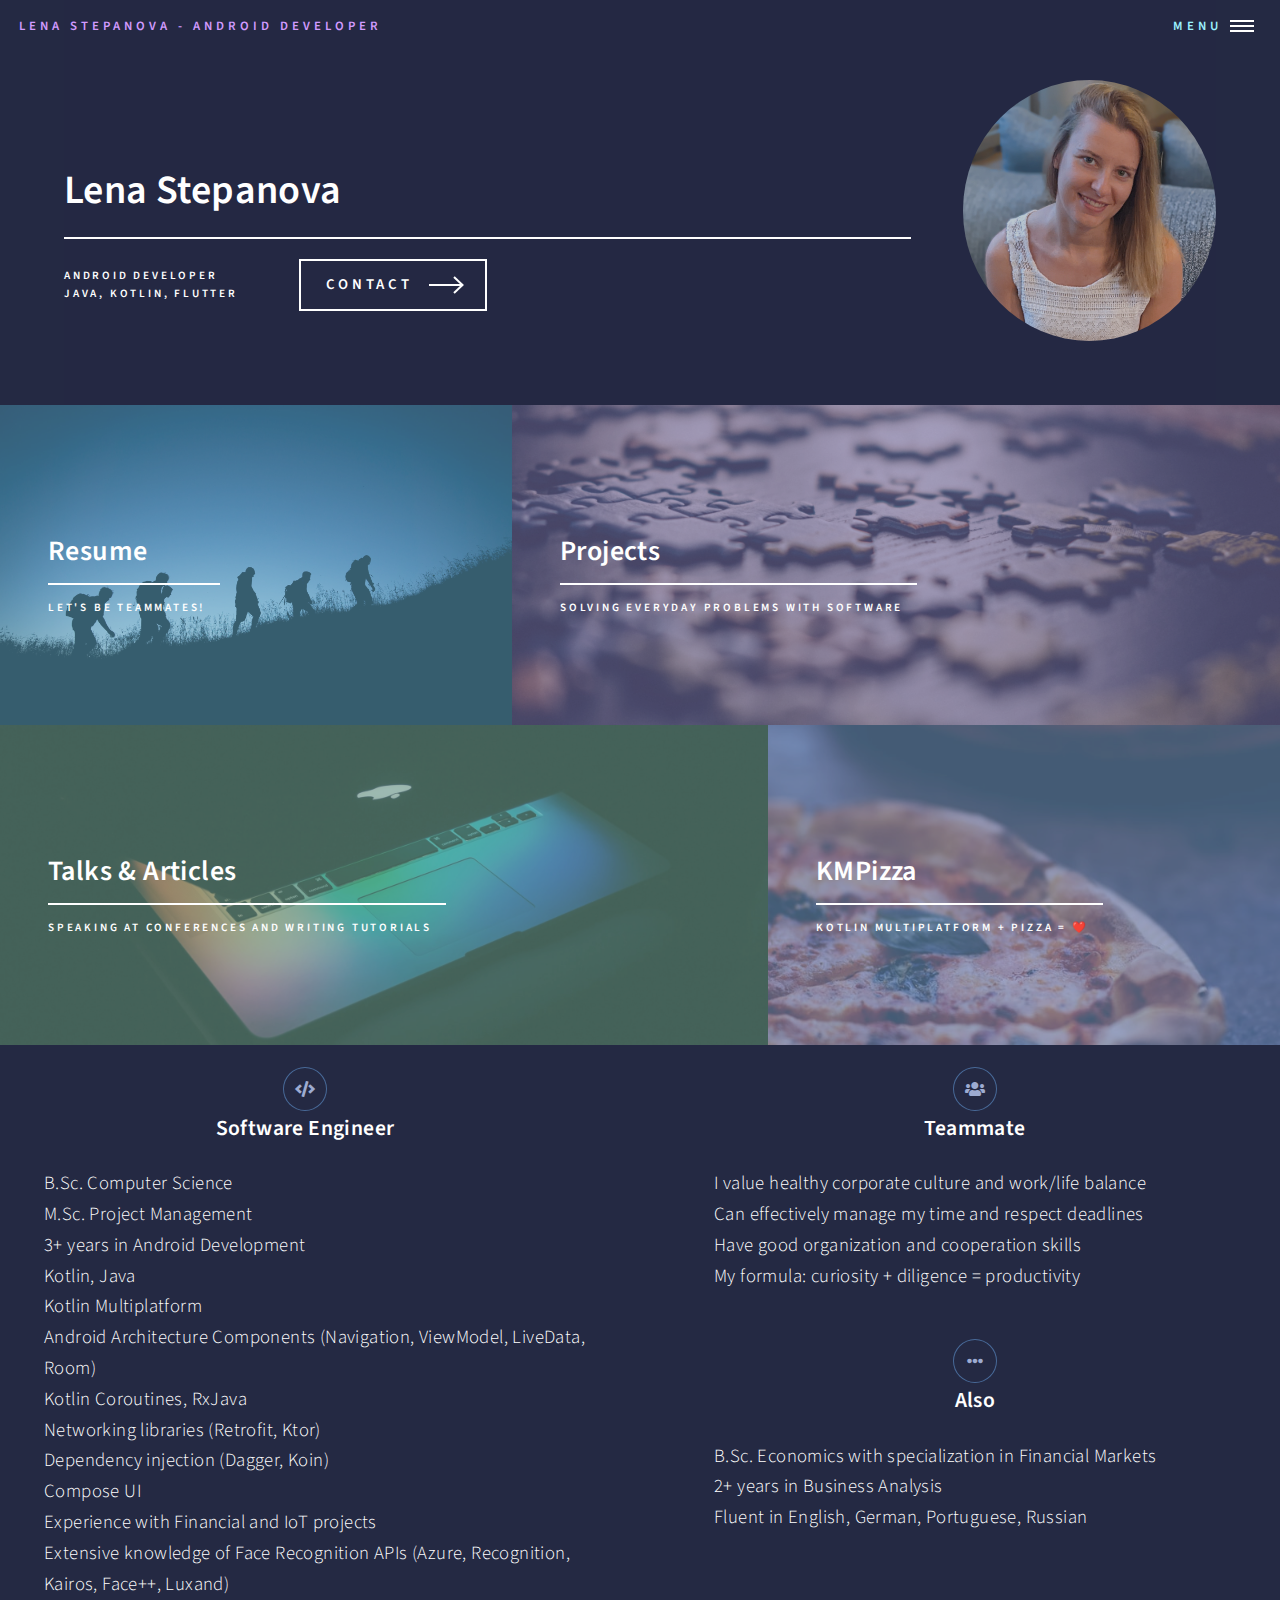
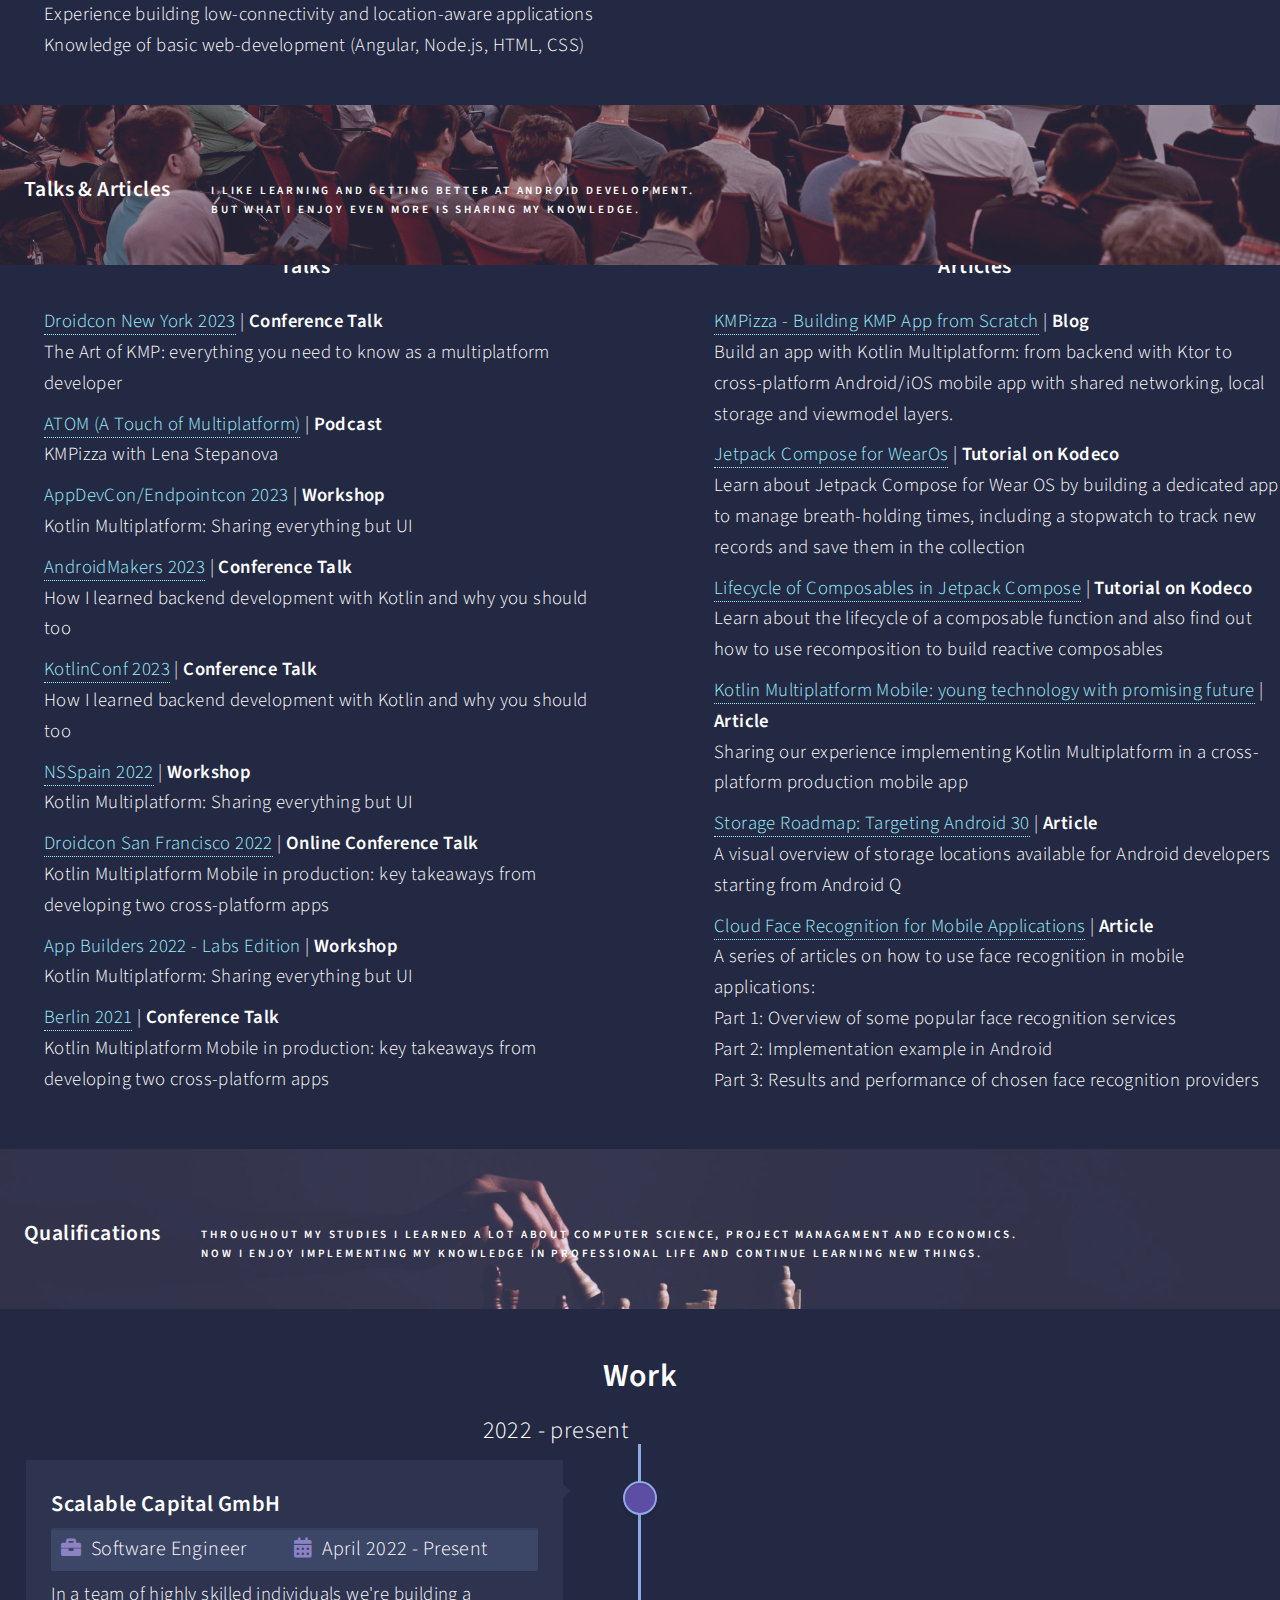
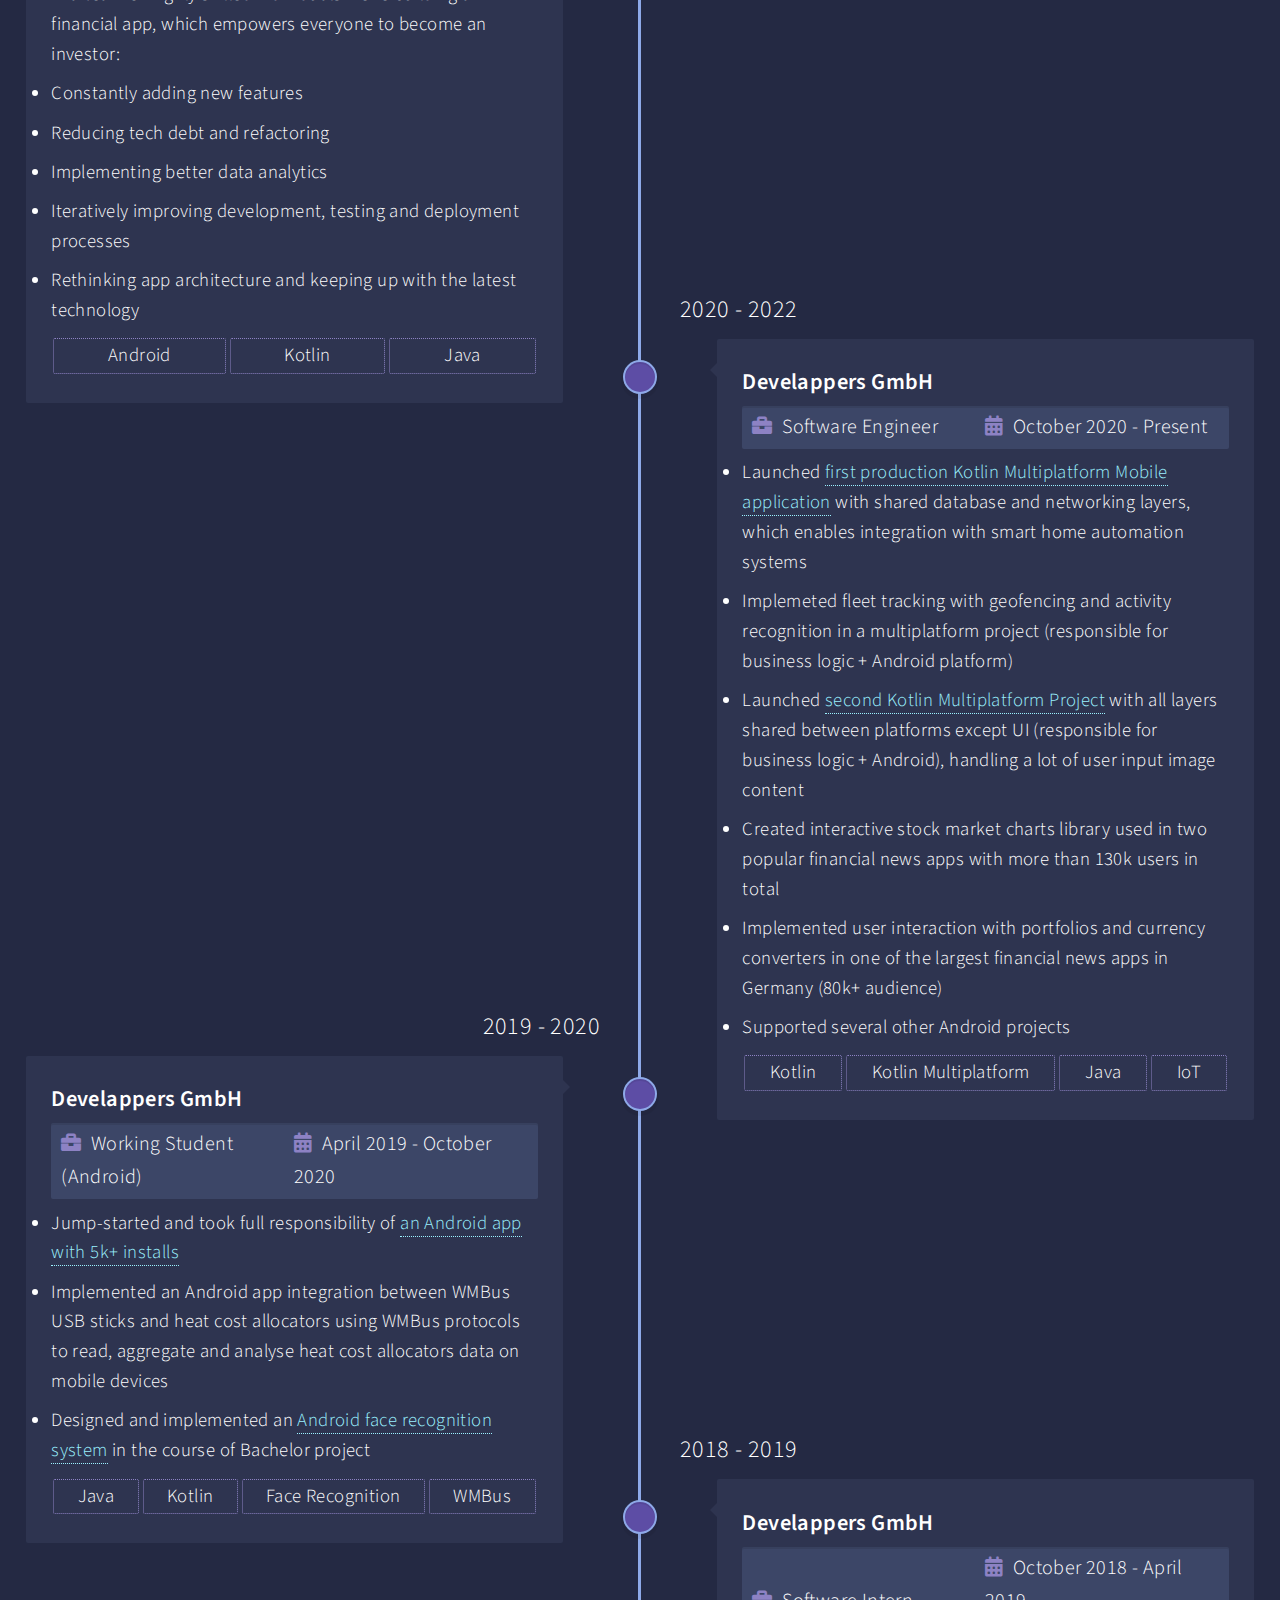
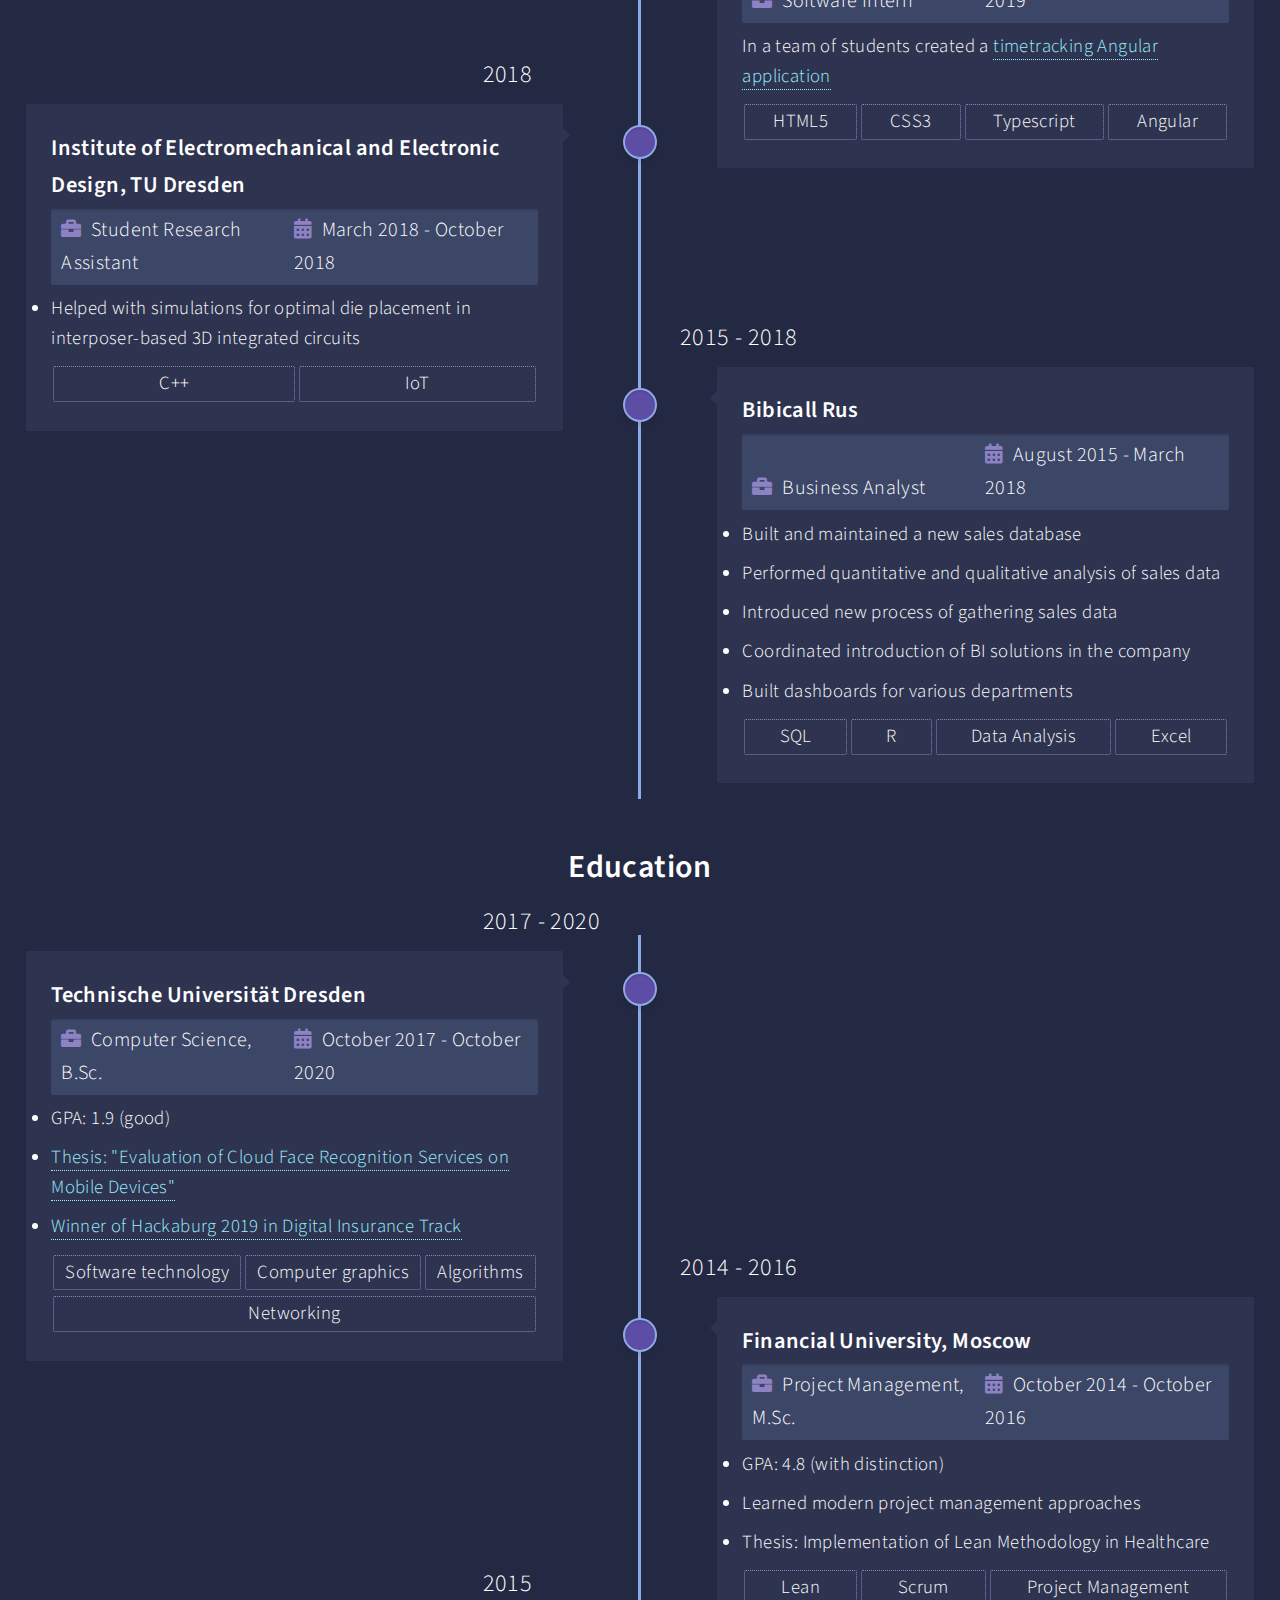
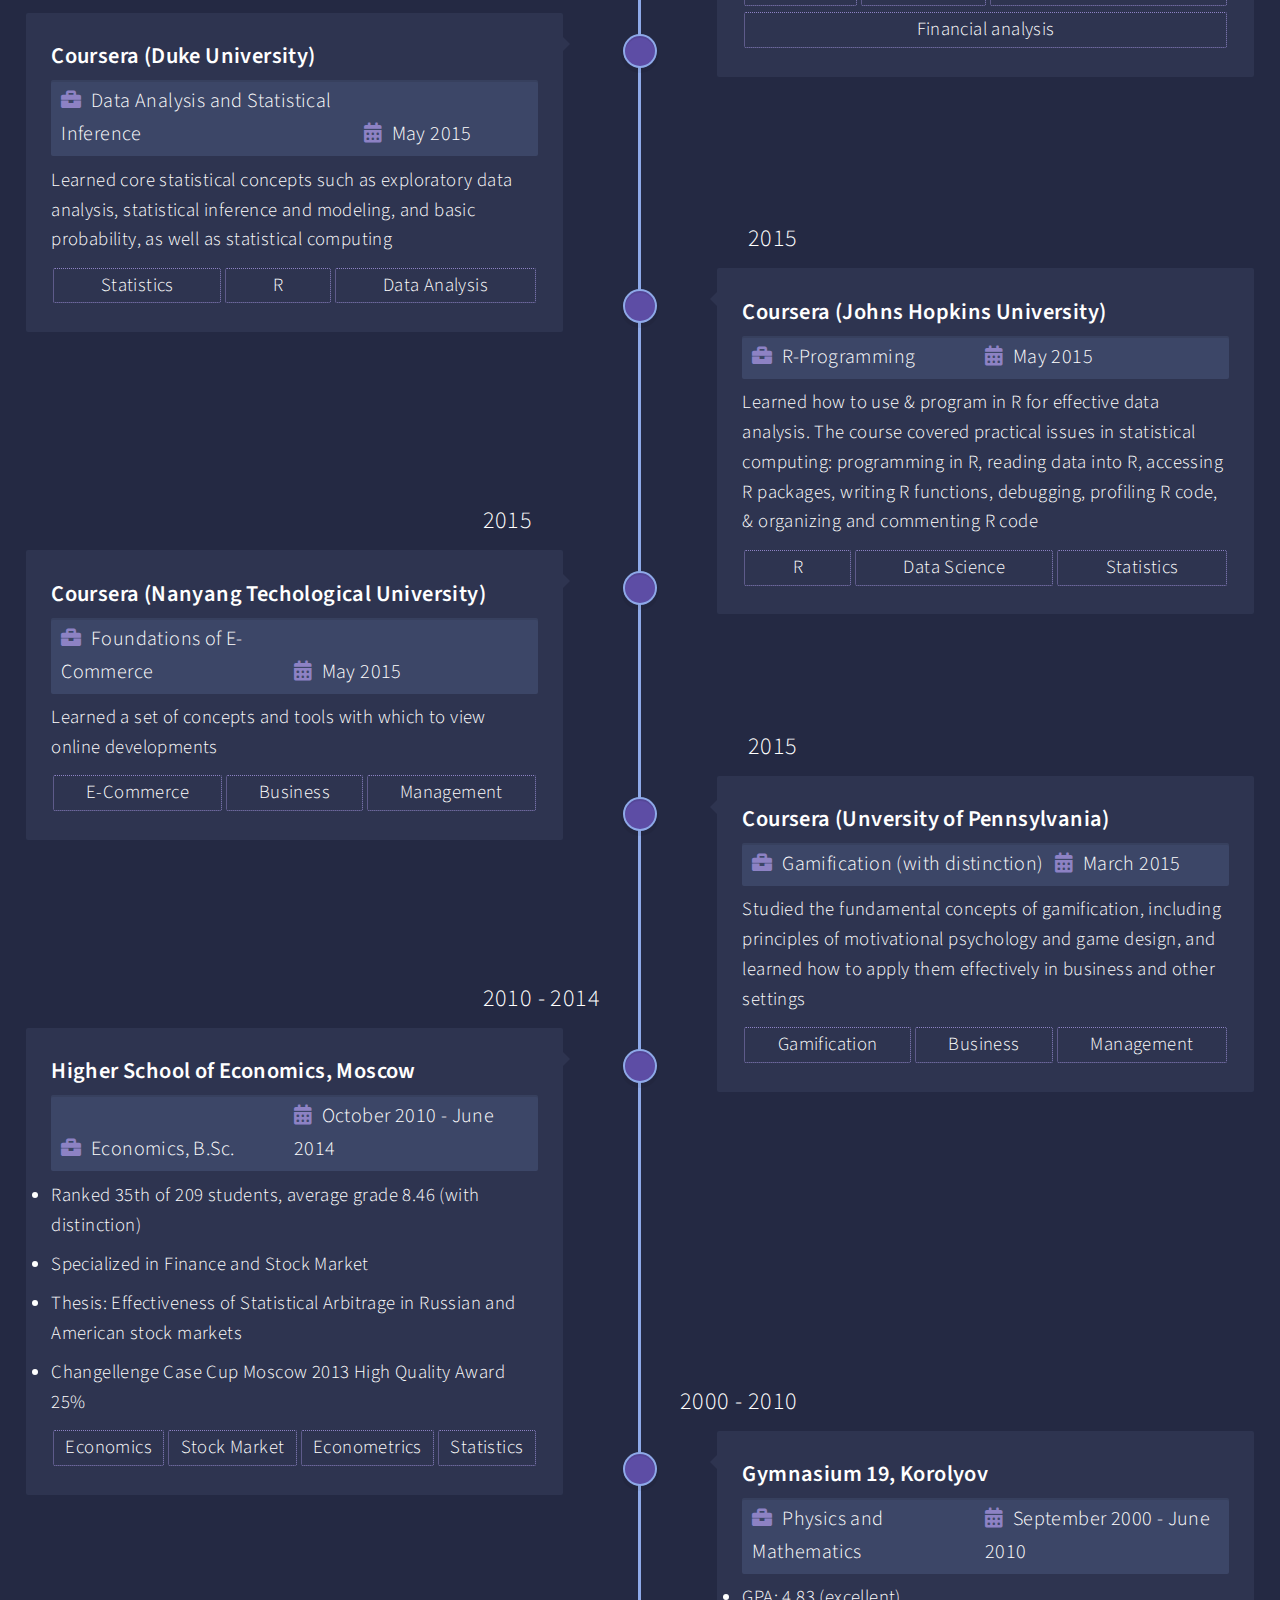
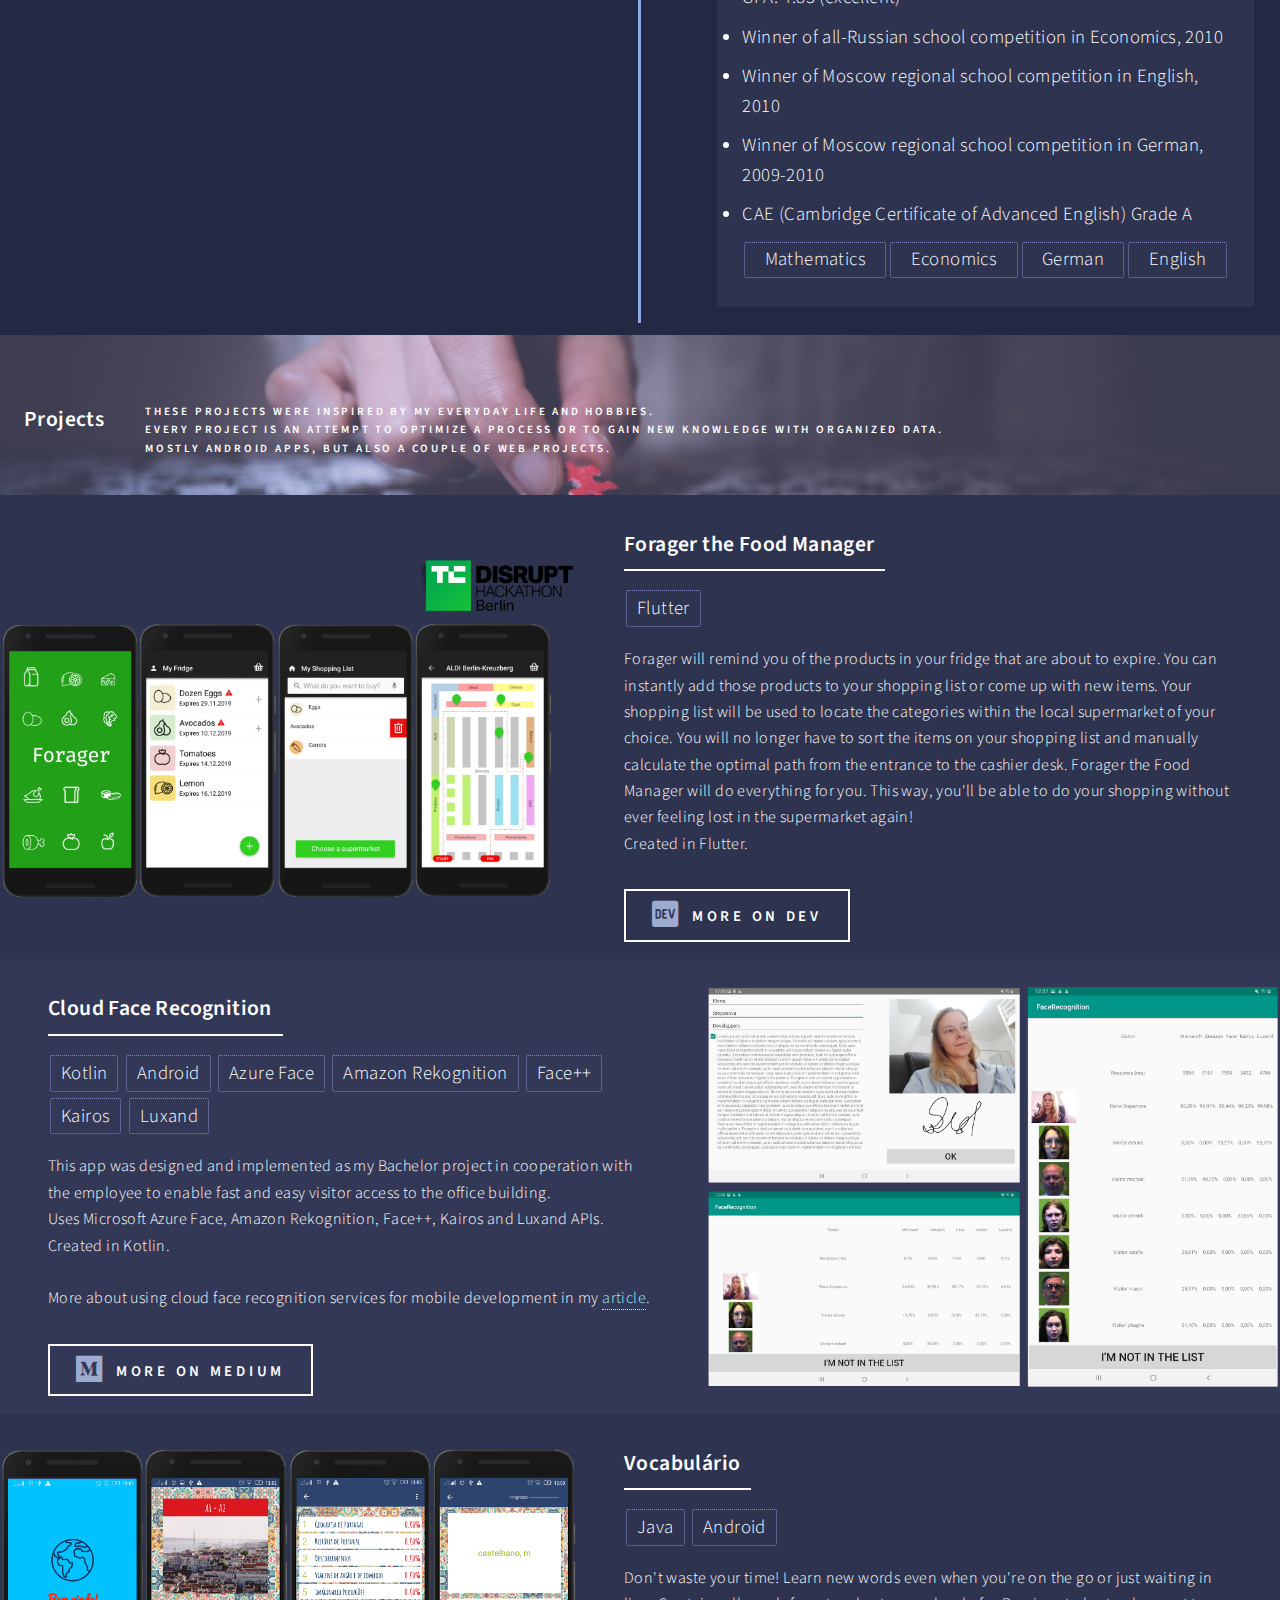
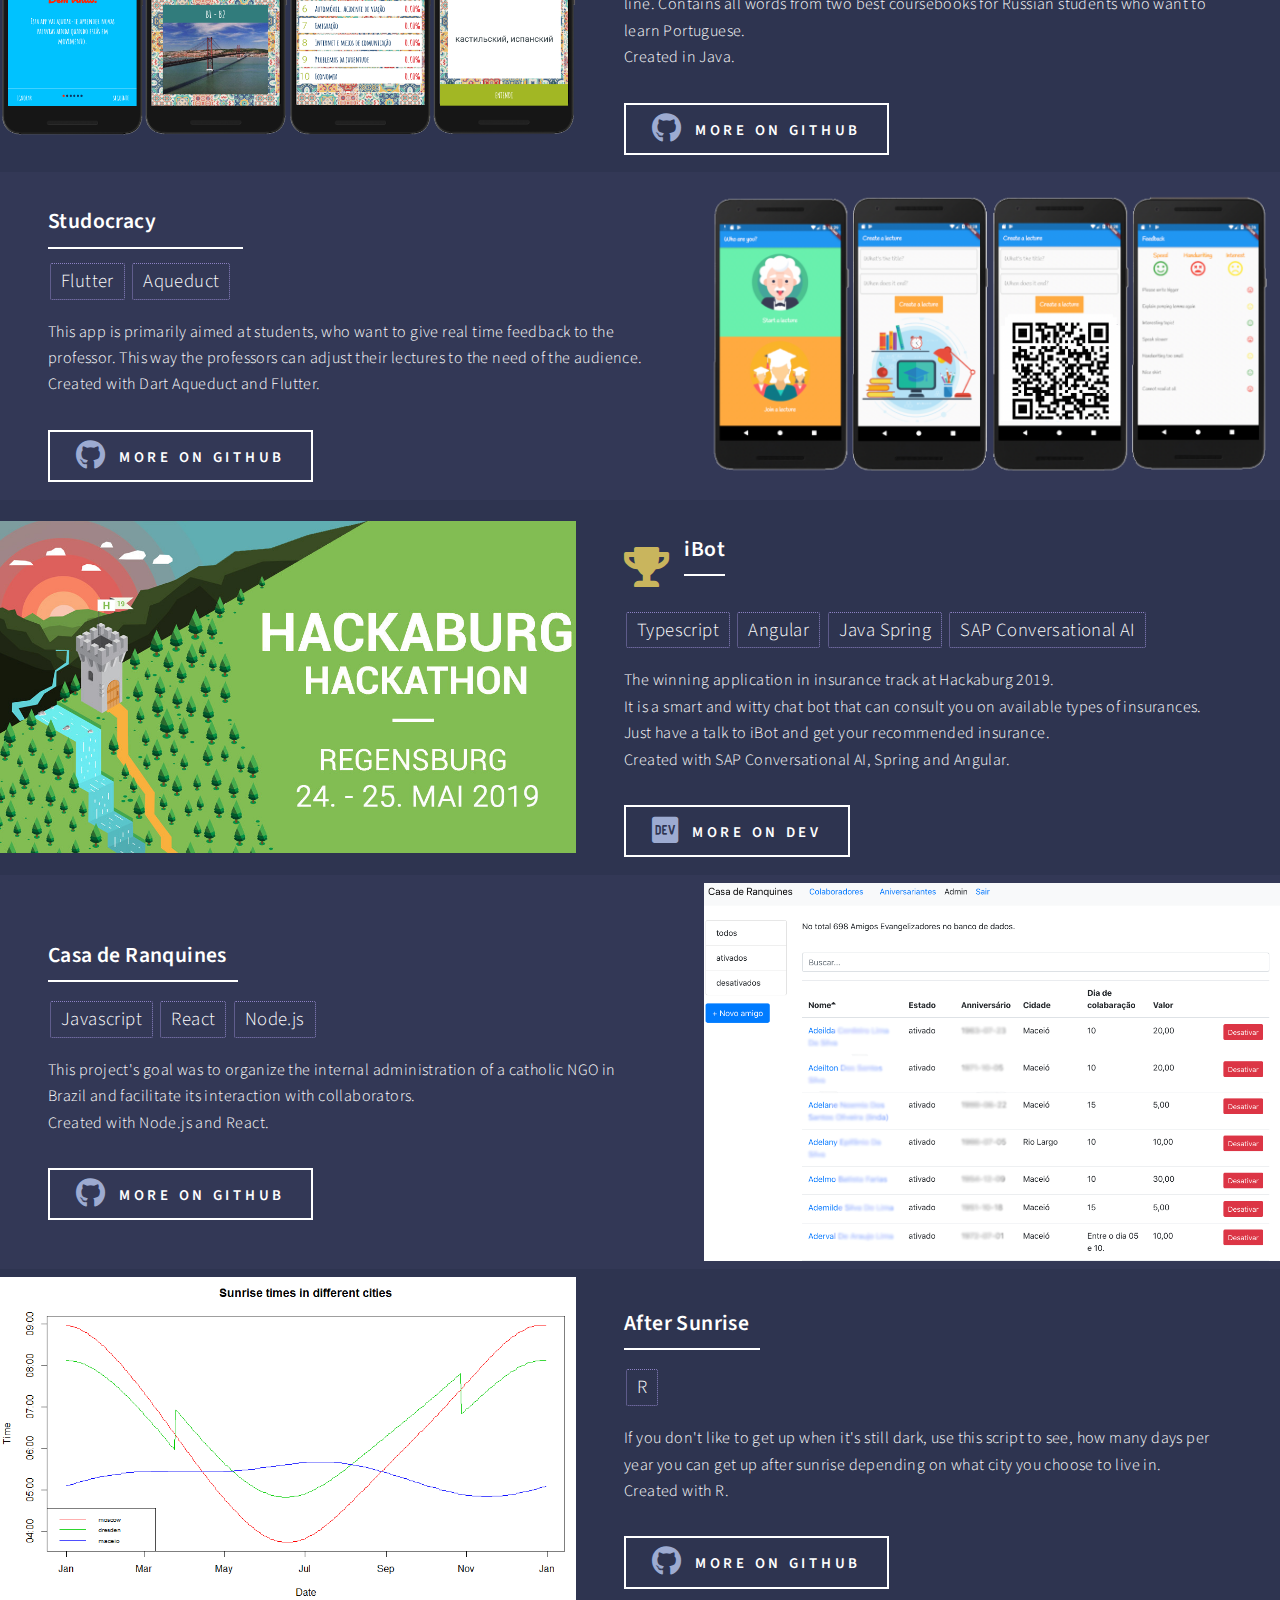
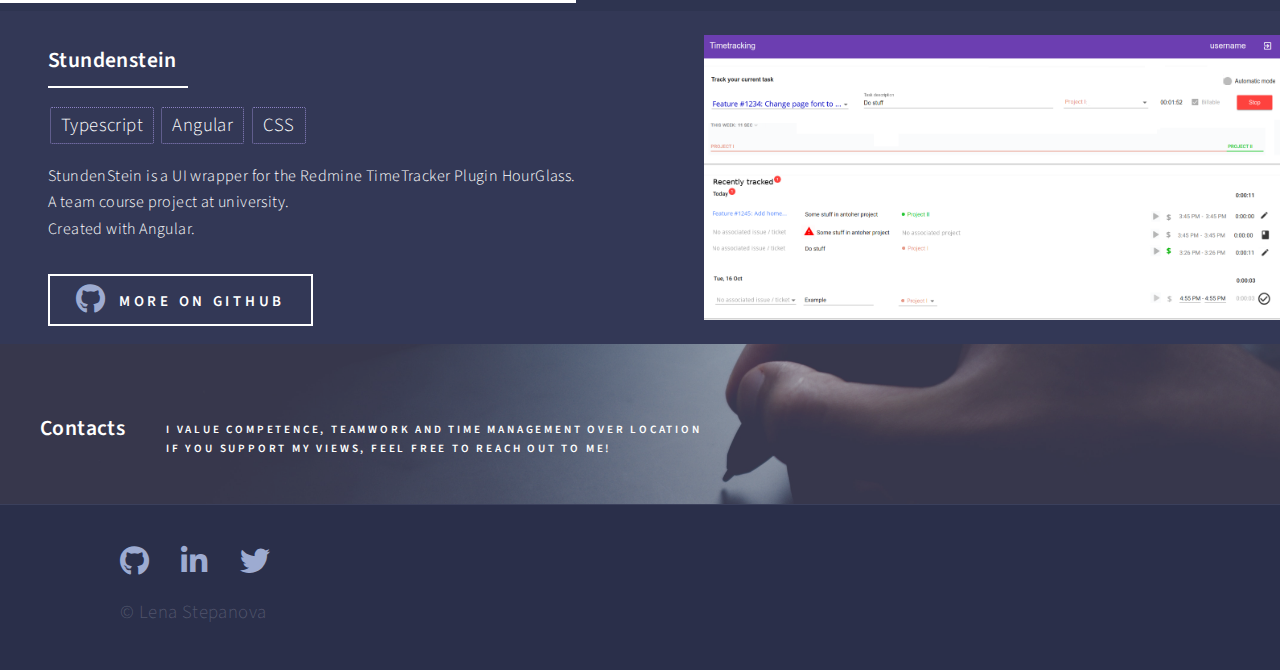
<file: index.html>
<!DOCTYPE HTML>
<!--
	--Credits--
	
	Design: 
	Forty by HTML5 UP
	html5up.net | @ajlkn
	Free for personal and commercial use under the CCA 3.0 license (html5up.net/license)

	Images:
	https://unsplash.com/photos/Jztmx9yqjBw Photo by Ryan Hutton on Unsplash
	https://unsplash.com/photos/5siQcvSxCP8 Photo by Ryoji Iwata on Unsplash
	https://unsplash.com/photos/sOK9NjLArCw Photo by Gabriel Crismariu on Unsplash
	https://unsplash.com/photos/y0_vFxOHayg Photo by Wesson Wang on Unsplash
	https://unsplash.com/photos/iuqmGmst5Po Photo by Tobias Mrzyk on Unsplash
	https://unsplash.com/photos/h8nxGssjQXs Photo by Jonatan Pie on Unsplash
	https://unsplash.com/photos/EvGwPnK6apM Photo by Shirly Niv Marton on Unsplash
	https://unsplash.com/photos/fmTde1Fe23A Photo by Johannes Plenio on Unsplash
	https://unsplash.com/photos/uyVTH70ag7Y Photo by Jeswin Thomas on Unsplash
	https://unsplash.com/photos/exSEmuA7R7k Photo by Shaian Ramesht on Unsplash

	Vertical timeline:
	https://codepen.io/ygc/pen/AXzVya/
	
-->
<html>
	<head>
		<!-- Google tag (gtag.js) -->
<script async src="https://www.googletagmanager.com/gtag/js?id=G-6Y1F2KH7CD"></script>
<script>
  window.dataLayer = window.dataLayer || [];
  function gtag(){dataLayer.push(arguments);}
  gtag('js', new Date());

  gtag('config', 'G-6Y1F2KH7CD');
</script>
		<title>Lena Stepanova - Android Developer</title>
		<meta charset="utf-8" />
		<meta name="viewport" content="width=device-width, initial-scale=1, user-scalable=no" />
		<link rel="stylesheet" href="assets/css/main.css" />
		<link rel="icon" type="image/png" href="images/favicon.png"/>
		<noscript><link rel="stylesheet" href="assets/css/noscript.css" /></noscript>
		<script async src="https://pagead2.googlesyndication.com/pagead/js/adsbygoogle.js?client=ca-pub-9598520294213293"
     crossorigin="anonymous"></script>
	</head>
	<body class="is-preload">

		<!-- Wrapper -->
			<div id="wrapper">

				<!-- Header -->
					<header id="header" class="alt">
						<a href="index.html" class="logo"><span>Lena Stepanova - Android Developer</span></a>
						<nav>
							<a href="#menu">Menu</a>
						</nav>
					</header>

				<!-- Menu -->
					<nav id="menu">
						<ul class="links">
							<li><a href="#skills">Resume</a></li>
							<li><a href="#projects">Projects</a></li>
							<li><a href="#speaking">Talks & Articles</a></li>
							<li><a href="#contactme">Contact</a></li>
						</ul>
					</nav>

				<!-- Banner -->
					<section id="banner" class="major">
						<div class="inner">
							<header class="major">
								<h1>Lena Stepanova</h1>
							</header>
							<div class="content">
								<p>Android Developer </br>
									Java, Kotlin, Flutter</br>
								</p>
								<ul class="actions contact">
									<li><a href="#contactme" class="button next scrolly">Contact</a></li>
								</ul>
							</div>
						</div>
						<img class="avatar" src="images/profile.png" alt="" />
					</section> 
			</div>
					


					<!-- ===================== End Banner ============================ -->


   
				<!-- Main -->
				<div id="main">

						<!-- One -->
							<section id="one" class="tiles">
								<article>
									<span class="image">
										<img src="images/resume.jpg" alt="" />
									</span>
									<header class="major">
										<h3><a href="#resume" class="scrolly">Resume</a></h3>
										<p>Let's be teammates!</p>
									</header>
								</article>
								<article>
									<span class="image">
										<img src="images/projects.jpg" alt="" />
									</span>
									<header class="major">
										<h3><a href="#projects" class="scrolly">Projects</a></h3>
										<p>Solving everyday problems with software</p>
									</header>
								</article>
								<article>
									<span class="image">
										<img src="images/articles.jpg" alt="" />
									</span>
									<header class="major">
										<h3><a href="#speaking" class="scrolly">Talks & Articles</a></h3>
										<p>Speaking at conferences and writing tutorials</p>
									</header>
								</article>
								<article>
									<span class="image">
										<img src="images/pizza.jpg" alt="" />
									</span>
									<header class="major">
										<h3><a href="https://hlnstepanova.github.io/kmpizza" class="link">KMPizza</a></h3>
										<p>Kotlin Multiplatform + Pizza = ❤️</p>
									</header>
								</article>
							</section>
							
	<!--=====================  End Main  ============================= -->

	<!-- Summary-->
<section id = "skills">
	<div class="container">
		<div class="row gtr-200">
			<section class="col-4 col-12-narrower">
				<div class="box highlight">
					<i class="icon solid style2 fa-code"></i>
					<h3>Software Engineer</h3>
									<ul class="nobull">
                                        <li>
											B.Sc. Computer Science <br/>
                                            M.Sc. Project Management <br/>
                                        <li>3+ years in Android Development</li>
                                        <li>Kotlin, Java</li>					
                                        <li>Kotlin Multiplatform</li>
                                        <li>Android Architecture Components (Navigation, ViewModel, LiveData, Room)</li>
                                        <li>Kotlin Coroutines, RxJava</li>
                                        <li>Networking libraries (Retrofit, Ktor)</li>
                                        <li>Dependency injection (Dagger, Koin)</li>
                                        <li>Compose UI</li>
										<li>Experience with Financial and IoT projects</li>
										<li>Extensive knowledge of Face Recognition APIs (Azure, Recognition, Kairos, Face++, Luxand)</li>
										<li>Experience building low-connectivity and location-aware applications</li>
										<li>Knowledge of basic web-development (Angular, Node.js, HTML, CSS)</li>	
									</ul>
								</div>
			</section>
			<section class="col-4 col-12-narrower">
				<div class="box highlight">
					<i class="icon solid style2 fa-users"></i>
					<h3>Teammate</h3>
									<ul class="nobull">
                                        <li>I value healthy corporate culture and work/life balance</li>
                                        <li>Can effectively manage my time and respect deadlines</li>
                                        <li>Have good organization and cooperation skills</li>
                                        <li>My formula: curiosity + diligence = productivity</li>
									</ul>
								</div>
								<div class="box highlight">
									<i class="icon solid style2 fa-ellipsis-h"></i>
									<h3>Also</h3>
													<ul class="nobull">
														<li>B.Sc. Economics with specialization in Financial Markets</li>
														<li>2+ years in Business Analysis</li>
														<li>Fluent in English, German, Portuguese, Russian</li>
													</ul>
												</div>
							</div>
			</section>
		</div>
	</div>
</section>


	<!-- ======================  End Summary ============================ -->

				<!-- Banner -->
				<!-- Note: The "styleN" class below should match that of the header element. -->
				<section id="speaking" class="style2">
					<div class="inner">
						<span class="image">
							<img src="images/speaking.jpg" alt="" />
						</span>
						<div class="content">
							<header class="minor">
								<h3>Talks & Articles</h3>
							</header>
							<p>I like learning and getting better at Android development.<br/>
								But what I enjoy even more is sharing my knowledge. <br/>
							</p>
						</div>
					</div>
				</section>

		<!-- Talks & Articles-->
<section id = "talks">
	<div class="container">
		<div class="row gtr-200">
			<section class="col-4 col-12-narrower">
				<div class="box highlight">
					<h3>Talks</h3>
									<ul class="ultalk">
                                        <li><a href="https://www.droidcon.com/2023/10/06/the-art-of-kmp-what-you-need-to-know-as-a-multiplatform-developer/">Droidcon New York 2023</a> | <b>Conference Talk</b></br>
                                            The Art of KMP: everything you need to know as a multiplatform developer</br></li>
										
                                        <li><a href="https://www.youtube.com/watch?v=ypWnP-oLehw">ATOM (A Touch of Multiplatform)</a> | <b>Podcast</b></br>
											KMPizza with Lena Stepanova</br></li>

										<li><afake>AppDevCon/Endpointcon 2023</afake> | <b>Workshop</b></br>
											Kotlin Multiplatform: Sharing everything but UI</br></li>

										<li><a href="https://www.youtube.com/watch?v=ALep8LRpL_4">AndroidMakers 2023</a> | <b>Conference Talk</b></br>
											How I learned backend development with Kotlin and why you should too</br></li>	

										<li><a href="https://youtu.be/_GuZLOCiQzk">KotlinConf 2023</a> | <b>Conference Talk</b></br>
											How I learned backend development with Kotlin and why you should too</br></li>	

										<li><a href="https://2022.nsspain.com/index.html#schedule">NSSpain 2022</a> | <b>Workshop</b></br>
											Kotlin Multiplatform: Sharing everything but UI</br></li>	

										<li><a href="https://www.droidcon.com/2022/06/28/kotlin-multiplatform-mobile-in-production-key-takeaways-from-developing-two-cross-platform-apps-2/ ">Droidcon San Francisco 2022</a> | <b>Online Conference Talk</b></br>
											Kotlin Multiplatform Mobile in production: key takeaways from developing two cross-platform apps</br></li>	

										<li><afake>App Builders 2022 - Labs Edition</afake> | <b>Workshop</b></br>
											Kotlin Multiplatform: Sharing everything but UI</br></li>	
	
										<li><a href="https://www.droidcon.com/2021/11/10/kotlin-multiplatform-mobile-in-production-key-takeaways-from-developing-two-cross-platform-apps/"> Berlin 2021</a> | <b>Conference Talk</b></br>
											Kotlin Multiplatform Mobile in production: key takeaways from developing two cross-platform apps</br></li>	
										</br>
						
									</ul>
								</div>
			</section>
			<section class="col-4 col-12-narrower">
				<div class="box highlight">
					<h3>Articles</h3>
									<ul class="ultalk">
										<li><a href="https://hlnstepanova.github.io/kmpizza/">KMPizza  -  Building KMP App from Scratch</a> | <b>Blog</b></br>
                                            Build an app with Kotlin Multiplatform: from backend with Ktor to cross-platform Android/iOS mobile app with shared networking, local storage and viewmodel layers.</br></li>
										
                                        <li><a href="https://www.kodeco.com/36067385-jetpack-compose-for-wear-os">Jetpack Compose for WearOs</a> | <b>Tutorial on Kodeco</b></br>
											Learn about Jetpack Compose for Wear OS by building a dedicated app to manage breath-holding times, including a stopwatch to track new records and save them in the collection</br></li>

										<li><a href="https://www.raywenderlich.com/32617206-lifecycle-of-composables-in-jetpack-compose">Lifecycle of Composables in Jetpack Compose</a> | <b>Tutorial on Kodeco</b></br>
											Learn about the lifecycle of a composable function and also find out how to use recomposition to build reactive composables</br></li>

										<li><a href="https://medium.com/proandroiddev/kotlin-multiplatform-mobile-young-technology-with-promising-future-66b62dd4b723">Kotlin Multiplatform Mobile: young technology with promising future</a> | <b>Article</b></br>
											Sharing our experience implementing Kotlin Multiplatform in a cross-platform production mobile app</br></li>	

										<li><a href="https://medium.com/gitconnected/storage-roadmap-targeting-android-30-73927be58804 ">Storage Roadmap: Targeting Android 30</a> | <b>Article</b></br>
											A visual overview of storage locations available for Android developers starting from Android Q</br></li>	

											<li><a href = https://medium.com/@hlnstepanova/cloud-face-recognition-for-mobile-applications-overview-e96f66ec4bfa>Cloud Face Recognition for Mobile Applications</a> | <b>Article</b></br>
												A series of articles on how to use face recognition in mobile applications:</br>
												Part 1: Overview of some popular face recognition services</br>
                                                Part 2: Implementation example in Android</br>
                                                Part 3: Results and performance of chosen face recognition providers</br>

											</br></li>
									</ul>
								</br>
							</div>
			</section>
		</div>
	</div>
</section>		

	<!-- ======================  End Talks & Articles  ============================ -->

		<!-- Banner -->
				<!-- Note: The "styleN" class below should match that of the header element. -->
				<section id="qualifications" class="style2">
					<div class="inner">
						<span class="image">
							<img src="images/qualifications.jpg" alt="" />
						</span>
						<div class="content">
							<header class="minor">
								<h3>Qualifications</h3>
							</header>
							<p>Throughout my studies I learned a lot about Computer Science, Project Managament and Economics.<br/>
								Now I enjoy implementing my knowledge in professional life and continue learning new things.<br/>
							</p>
						</div>
					</div>
				</section>

	<!-- Resume -->
	<!-- Credits to: https://codepen.io/ygc/pen/AXzVya/ -->
	
<section id = "resume">
	<div class="container">
		<h2 class="resumetitle">Work</h2>
		<section id="cd-timeline" class="cd-container">
			<div class="cd-timeline-block">
				<div class="cd-timeline-img cd-picture">
				</div>
	
				<div class="cd-timeline-content">
					<h2>Scalable Capital GmbH</h2>
			<div class="timeline-content-info">
			  <span class="timeline-content-info-title">
				<i class="fa fa-briefcase" color="#47D3E5" aria-hidden="true"></i>
				Software Engineer
			  </span>
			  <span class="timeline-content-info-date">
				<i class="fa fa-calendar-alt" aria-hidden="true"></i>
				April 2022 - Present
			  </span>
			</div>
				<p>In a team of highly skilled individuals we're building a financial app, which empowers everyone to become an investor:</p>
				<li>Constantly adding new features</li>
				<li>Reducing tech debt and refactoring</li>
				<li>Implementing better data analytics</li>
				<li>Iteratively improving development, testing and deployment processes</li>
				<li>Rethinking app architecture and keeping up with the latest technology</li>
			<ul class="content-skills">
			<li>Android</li>
			<li>Kotlin</li>
			<li>Java</li>
			</ul>
			<span class="cd-date">2022 - present</span>
				</div> <!-- cd-timeline-content -->
			</div> <!-- cd-timeline-block -->

			<div class="cd-timeline-block">
				<div class="cd-timeline-img cd-picture">
				</div>
	
				<div class="cd-timeline-content">
					<h2>Develappers GmbH</h2>
			<div class="timeline-content-info">
			  <span class="timeline-content-info-title">
				<i class="fa fa-briefcase" color="#47D3E5" aria-hidden="true"></i>
				Software Engineer
			  </span>
			  <span class="timeline-content-info-date">
				<i class="fa fa-calendar-alt" aria-hidden="true"></i>
				October 2020 - Present
			  </span>
			</div>
					<li>Launched <a href="https://proandroiddev.com/kotlin-multiplatform-mobile-young-technology-with-promising-future-66b62dd4b723">first production Kotlin Multiplatform Mobile application</a> with shared database and networking layers, which enables integration with smart home automation systems</li>
					<li>Implemeted fleet tracking with geofencing and activity recognition in a multiplatform project (responsible for business logic + Android platform)</li>
					<li>Launched <a href="https://www.droidcon.com/2021/11/10/kotlin-multiplatform-mobile-in-production-key-takeaways-from-developing-two-cross-platform-apps/">second Kotlin Multiplatform Project</a> with all layers shared between platforms except UI (responsible for business logic + Android), handling a lot of user input image content</li>
					<li>Created interactive stock market charts library used in two popular financial news apps with more than 130k users in total</li>
					<li>Implemented user interaction with portfolios and currency converters in one of the largest financial news apps in Germany (80k+ audience)</li>
			        <li>Supported several other Android projects</li>
			<ul class="content-skills">
			<li>Kotlin</li>
			<li>Kotlin Multiplatform</li>
			<li>Java</li>
			<li>IoT</li>
			</ul>
			<span class="cd-date">2020 - 2022</span>
				</div> <!-- cd-timeline-content -->
			</div> <!-- cd-timeline-block -->
	
			
			<div class="cd-timeline-block">
				<div class="cd-timeline-img cd-picture">
				</div>
	
				<div class="cd-timeline-content">
					<h2>Develappers GmbH</h2>
			<div class="timeline-content-info">
			  <span class="timeline-content-info-title">
				<i class="fa fa-briefcase" aria-hidden="true"></i>
				Working Student (Android)
			  </span>
			  <span class="timeline-content-info-date">
				<i class="fa fa-calendar-alt" aria-hidden="true"></i>
				April 2019 - October 2020
			  </span>
			</div>
					<li>Jump-started and took full responsibility of <a href="https://play.google.com/store/apps/details?id=de.enveto.plzimmo&hl=en&gl=US">an Android app with 5k+ installs</a></li>
					<li>Implemented an Android app integration between WMBus USB sticks and heat cost allocators using WMBus protocols to read, aggregate and analyse heat cost allocators data on mobile devices</li>
					<li>Designed and implemented an <a href="https://proandroiddev.com/cloud-face-recognition-for-mobile-applications-design-and-implementation-7516d3ad49b1">Android face recognition system</a> in the course of Bachelor project</li>
			<ul class="content-skills">
			<li>Java</li>
			<li>Kotlin</li>
			<li>Face Recognition</li>
			<li>WMBus</li>
			</ul>
			<span class="cd-date">2019 - 2020</span>
				</div> <!-- cd-timeline-content -->
			</div> <!-- cd-timeline-block -->
			<div class="cd-timeline-block">
				<div class="cd-timeline-img cd-picture">
				</div>
	
				<div class="cd-timeline-content">
					<h2>Develappers GmbH</h2>
			<div class="timeline-content-info">
			  <span class="timeline-content-info-title">
				<i class="fa fa-briefcase" color="#8d82c4" aria-hidden="true"></i>
				Software Intern
			  </span>
			  <span class="timeline-content-info-date">
				<i class="fa fa-calendar-alt" aria-hidden="true"></i>
				October 2018 - April 2019
			  </span>
			</div>
					<p>In a team of students created a <a href="#stundenstein" class="scrolly">timetracking Angular application</a></p>
			<ul class="content-skills">
			<li>HTML5</li>
			<li>CSS3</li>
			<li>Typescript</li>
			<li>Angular</li>
			</ul>
			<span class="cd-date">2018 - 2019</span>
				</div> <!-- cd-timeline-content -->
			</div> <!-- cd-timeline-block -->

			<div class="cd-timeline-block">
				<div class="cd-timeline-img cd-picture">
				</div>
	
				<div class="cd-timeline-content">
					<h2>Institute of Electromechanical and
						Electronic Design, TU Dresden </h2>
			<div class="timeline-content-info">
			  <span class="timeline-content-info-title">
				<i class="fa fa-briefcase" color="#47D3E5" aria-hidden="true"></i>
				Student Research Assistant
			  </span>
			  <span class="timeline-content-info-date">
				<i class="fa fa-calendar-alt" aria-hidden="true"></i>
				March 2018 - October 2018
			  </span>
			</div>
					<li>Helped with simulations for optimal die placement in interposer-based 3D integrated circuits</li>
			<ul class="content-skills">
			<li>C++</li>
			<li>IoT</li>
			</ul>
			<span class="cd-date">2018</span>
				</div> <!-- cd-timeline-content -->
			</div> <!-- cd-timeline-block -->

			<div class="cd-timeline-block">
				<div class="cd-timeline-img cd-picture">
				</div>
	
				<div class="cd-timeline-content">
					<h2>Bibicall Rus</h2>
			<div class="timeline-content-info">
			  <span class="timeline-content-info-title">
				<i class="fa fa-briefcase" aria-hidden="true"></i>
				Business Analyst
			  </span>
			  <span class="timeline-content-info-date">
				<i class="fa fa-calendar-alt" aria-hidden="true"></i>
				August 2015 - March 2018
			  </span>
			</div>
			        <li>Built and maintained a new sales database</li>
					<li>Performed quantitative and qualitative analysis of sales data</li>
			        <li>Introduced new process of gathering sales data</li>
					<li>Coordinated introduction of BI solutions in the company</li>
					<li>Built dashboards for various departments</li>
			<ul class="content-skills">
			<li>SQL</li>
			<li>R</li>
			<li>Data Analysis</li>
			<li>Excel</li>
			</ul>
			<span class="cd-date">2015 - 2018</span>
				</div> <!-- cd-timeline-content -->
			</div> <!-- cd-timeline-block -->
		</section> <!-- cd-timeline -->

	</div>

	<div class="container">
		<h2 class="resumetitle">Education</h2>
		<section id="cd-timeline" class="cd-container">
			<div class="cd-timeline-block">
				<div class="cd-timeline-img cd-picture">
				</div>
	
				<div class="cd-timeline-content">
					<h2>Technische Universität Dresden</h2>
			<div class="timeline-content-info">
			  <span class="timeline-content-info-title">
				<i class="fa fa-briefcase" color="#47D3E5" aria-hidden="true"></i>
				Computer Science, B.Sc.
			  </span>
			  <span class="timeline-content-info-date">
				<i class="fa fa-calendar-alt" aria-hidden="true"></i>
				October 2017 - October 2020
			  </span>
			</div>
					<li>GPA: 1.9 (good)</li>
					<li><a href="#facerecognition" class="scrolly">Thesis: "Evaluation of Cloud Face Recognition Services on Mobile Devices"</a></li>
					<li><a href="#ibot" class="scrolly">Winner of Hackaburg 2019 in Digital Insurance Track</a></li>
			<ul class="content-skills">
			<li>Software technology</li>
			<li>Computer graphics</li>
			<li>Algorithms</li>
			<li>Networking</li>
			</ul>
			<span class="cd-date">2017 - 2020</span>
				</div> <!-- cd-timeline-content -->
			</div> <!-- cd-timeline-block -->
	
			
			<div class="cd-timeline-block">
				<div class="cd-timeline-img cd-picture">
				</div>
	
				<div class="cd-timeline-content">
					<h2>Financial University, Moscow</h2>
			<div class="timeline-content-info">
			  <span class="timeline-content-info-title">
				<i class="fa fa-briefcase" aria-hidden="true"></i>
				Project Management, M.Sc.
			  </span>
			  <span class="timeline-content-info-date">
				<i class="fa fa-calendar-alt" aria-hidden="true"></i>
				October 2014 - October 2016
			  </span>
			</div>
			<li>GPA: 4.8 (with distinction)</li>
					<li>Learned modern project management approaches </li>
					<li>Thesis: Implementation of Lean Methodology in Healthcare</li>
			<ul class="content-skills">
			<li>Lean</li>
			<li>Scrum</li>
			<li>Project Management</li>
			<li>Financial analysis</li>
			</ul>
			<span class="cd-date">2014 - 2016</span>
				</div> <!-- cd-timeline-content -->
			</div> <!-- cd-timeline-block -->

			
			<div class="cd-timeline-block">
				<div class="cd-timeline-img cd-picture">
				</div>
	
				<div class="cd-timeline-content">
					<h2>Coursera (Duke University)</h2>
			<div class="timeline-content-info">
			  <span class="timeline-content-info-title-long">
				<i class="fa fa-briefcase" aria-hidden="true"></i>
				Data Analysis and Statistical Inference
			  </span>
			<span class="timeline-content-info-date-long">
				<i class="fa fa-calendar-alt" aria-hidden="true"></i>
				May 2015
			  </span>
			</div>
					<p>Learned core statistical concepts such as exploratory data analysis, statistical inference and modeling, and basic probability, as well as statistical computing</p>
			<ul class="content-skills">
			<li>Statistics</li>
			<li>R</li>
			<li>Data Analysis</li>
			</ul>
			<span class="cd-date">2015</span>
				</div> <!-- cd-timeline-content -->
			</div> <!-- cd-timeline-block -->


			
			<div class="cd-timeline-block">
				<div class="cd-timeline-img cd-picture">
				</div>
	
				<div class="cd-timeline-content">
					<h2>Coursera (Johns Hopkins University)</h2>
			<div class="timeline-content-info">
			  <span class="timeline-content-info-title">
				<i class="fa fa-briefcase" aria-hidden="true"></i>
				R-Programming
			  </span>
			  <span class="timeline-content-info-date">
				<i class="fa fa-calendar-alt" aria-hidden="true"></i>
				May 2015
			  </span>
			</div>
					<p>Learned how to use & program in R for effective data analysis. The course covered practical issues in statistical computing: programming in R, reading data into R, accessing R packages, writing R functions, debugging, profiling R code, & organizing and commenting R code</p>
			<ul class="content-skills">
			<li>R</li>
			<li>Data Science</li>
			<li>Statistics</li>
			</ul>
			<span class="cd-date">2015</span>
				</div> <!-- cd-timeline-content -->
			</div> <!-- cd-timeline-block -->


			
			<div class="cd-timeline-block">
				<div class="cd-timeline-img cd-picture">
				</div>
	
				<div class="cd-timeline-content">
					<h2>Coursera (Nanyang Techological University)</h2>
			<div class="timeline-content-info">
			  <span class="timeline-content-info-title">
				<i class="fa fa-briefcase" aria-hidden="true"></i>
				Foundations of E-Commerce
			  </span>
			  <span class="timeline-content-info-date">
				<i class="fa fa-calendar-alt" aria-hidden="true"></i>
				May 2015
			  </span>
			</div>
					<p>Learned a set of concepts and tools with which to view online developments</p>
			<ul class="content-skills">
			<li>E-Commerce</li>
			<li>Business</li>
			<li>Management</li>
			</ul>
			<span class="cd-date">2015</span>
				</div> <!-- cd-timeline-content -->
			</div> <!-- cd-timeline-block -->


			<div class="cd-timeline-block">
				<div class="cd-timeline-img cd-picture">
				</div>
	
				<div class="cd-timeline-content">
					<h2>Coursera (Unversity of Pennsylvania)</h2>
			<div class="timeline-content-info">
			  <span class="timeline-content-info-title-long">
				<i class="fa fa-briefcase" aria-hidden="true"></i>
				Gamification (with distinction)
			  </span>
			  <span class="timeline-content-info-date-long">
				<i class="fa fa-calendar-alt" aria-hidden="true"></i>
				March 2015
			  </span>
			</div>
					<p>Studied the fundamental concepts of gamification, including principles of motivational psychology and game design, and learned how to apply them effectively in business and other settings</p>
			<ul class="content-skills">
			<li>Gamification</li>
			<li>Business</li>
			<li>Management</li>
			</ul>
			<span class="cd-date">2015</span>
				</div> <!-- cd-timeline-content -->
			</div> <!-- cd-timeline-block -->

			<div class="cd-timeline-block">
				<div class="cd-timeline-img cd-picture">
				</div>
	
				<div class="cd-timeline-content">
					<h2>Higher School of Economics, Moscow</h2>
			<div class="timeline-content-info">
			  <span class="timeline-content-info-title">
				<i class="fa fa-briefcase" color="#8d82c4" aria-hidden="true"></i>
				Economics, B.Sc.
			  </span>
			  <span class="timeline-content-info-date">
				<i class="fa fa-calendar-alt" aria-hidden="true"></i>
				October 2010 - June 2014
			  </span>
			</div>
					<li>Ranked 35th of 209 students, average grade 8.46 (with distinction) </li>
					<li>Specialized in Finance and Stock Market</li>
					<li>Thesis: Effectiveness of Statistical Arbitrage in Russian and American stock markets </li>
					<li>Changellenge Case Cup Moscow 2013 High Quality Award 25% </li>
			<ul class="content-skills">
			<li>Economics</li>
			<li>Stock Market</li>
			<li>Econometrics</li>
			<li>Statistics</li>
			</ul>
			<span class="cd-date">2010 - 2014</span>
				</div> <!-- cd-timeline-content -->
			</div> <!-- cd-timeline-block -->

			<div class="cd-timeline-block">
				<div class="cd-timeline-img cd-picture">
				</div>
	
				<div class="cd-timeline-content">
					<h2>Gymnasium 19, Korolyov</h2>
			<div class="timeline-content-info">
			  <span class="timeline-content-info-title">
				<i class="fa fa-briefcase" color="#8d82c4" aria-hidden="true"></i>
				Physics and Mathematics
			  </span>
			  <span class="timeline-content-info-date">
				<i class="fa fa-calendar-alt" aria-hidden="true"></i>
				September 2000 - June 2010
			  </span>
			</div>
					<li>GPA: 4.83 (excellent) </li>
					<li>Winner of all-Russian school competition in Economics, 2010</li>
					<li>Winner of Moscow regional school competition in English, 2010</li>
					<li>Winner of Moscow regional school competition in German, 2009-2010 </li>
					<li>CAE (Cambridge Certificate of Advanced English) Grade A</li>
			<ul class="content-skills">
			<li>Mathematics</li>
			<li>Economics</li>
			<li>German</li>
			<li>English</li>
			</ul>
			<span class="cd-date">2000 - 2010</span>
				</div> <!-- cd-timeline-content -->
			</div> <!-- cd-timeline-block -->
		</section> <!-- cd-timeline -->

	</div>
		</section>
	

	<!--=====================  End Resume ============================= -->
	<!-- Banner -->
				<!-- Note: The "styleN" class below should match that of the header element. -->
				<section id="projects" class="style2">
					<div class="inner">
						<span class="image">
							<img src="images/projects_banner.jpg" alt="" />
						</span>
						<div class="content">
							<header class="minor">
								<h3>Projects</h3>
							</header>
							<p>These projects were inspired by my everyday life and hobbies.<br/>
								Every project is an attempt to optimize a process or to gain new knowledge with organized data.<br/>
								Mostly Android apps, but also a couple of web projects.
							</p>
						</div>
					</div>
				</section>
	<!-- Projects-->
	<div id="main">

		<!-- Two -->
			<section id="two" class="spotlights">

				
		<section>
			<a href="https://devpost.com/software/forager-food-manager" class="image">
				<img src="images/foragertdlow.png" alt=""  />
			</a>
			<div class="content">
			<div class="inner">
				<header class="major">
					<h3>Forager the Food Manager</h3>
				</header>
				<ul class="content-skills">
					<li>Flutter</li>
					</ul>
				<p>Forager will remind you of the products in your fridge that are about to expire. You can instantly add those products to your shopping list or come up with new items. Your shopping list will be used to locate the categories within the local supermarket of your choice. You will no longer have to sort the items on your shopping list and manually calculate the optimal path from the entrance to the cashier desk. Forager the Food Manager will do everything for you. This way, you'll be able to do your shopping without ever feeling lost in the supermarket again!<br/>
					Created in Flutter.
				</p>
				<ul class="actions">
					<li><a href="https://devpost.com/software/forager-food-manager" class="button"><span class ="span-more"><i class="icon brands alt fa-dev"></i>More on Dev</span></a></li>
					
				</ul>
			</div>
			</div>
		</section>
		

		
		<section id="facerecognition">
			<a href="https://github.com/DevelappersGmbH/cloud-face-recognition-android" class="image">
				<img src="images/facerecognition.png" alt=""/>
			</a>
			<div class="content">
			<div class="inner">
				<header class="major">
					<h3>Cloud Face Recognition</h3>
				</header>
				<ul class="content-skills">
					<li>Kotlin</li>
					<li>Android</li>
					<li>Azure Face</li>
					<li>Amazon Rekognition</li>
					<li>Face++</li>
					<li>Kairos</li>
					<li>Luxand</li>
					</ul>
				<p>
					This app was designed and implemented as my Bachelor project in cooperation with the employee to enable fast and easy visitor access to the office building.<br/>
					Uses Microsoft Azure Face, Amazon Rekognition, Face++, Kairos and Luxand APIs.<br/>
					Created in Kotlin.<br/><br/>

					More about using cloud face recognition services for mobile development in my <a href="https://proandroiddev.com/cloud-face-recognition-for-mobile-applications-overview-e96f66ec4bfa">article</a>.
				</p>
				<ul class="actions">
					<li><a href="https://proandroiddev.com/cloud-face-recognition-for-mobile-applications-overview-e96f66ec4bfa" class="button"><span class ="span-more"><i class="icon brands alt fa-medium"></i>More on Medium</span></a></li>
				</ul>
			</div>
			</div>
		</section>

		
		<section>
			<a href="vocabulario.html" class="image">
				<img src="images/vocabulario.png" alt="" />
			</a>
			<div class="content">
				<div class="inner">
					<header class="major">
						<h3>Vocabulário</h3>
					</header>
					<ul class="content-skills">
						<li>Java</li>
						<li>Android</li>
						</ul>
					<p>Don't waste your time! Learn new words even when you're on the go or just waiting in line. Contains all words from two best coursebooks for Russian students who want to learn Portuguese.<br/>
						Created in Java.
					</p>
				</p>
					<ul class="actions">
						<li><a href="https://github.com/hlnstepanova/vocabulario" class="button"><span class ="span-more"><i class="icon brands alt fa-github"></i>More on Github</span></a></li>
					</ul>
				</div>
			</div>
		</section>

		<section>
			<a href="studocracy.html" class="image">
				<img src="images/studocracy.png" alt="" />
			</a>
			<div class="content">
				<div class="inner">
					<header class="major">
						<h3>Studocracy</h3>
						<ul class="content-skills">
							<li>Flutter</li>
							<li>Aqueduct</li>
							</ul>
					</header>
					<p>This app is primarily aimed at students, who want to give real time feedback to the professor. This way the professors can adjust their lectures to the need of the audience.<br/>
						Created with Dart Aqueduct and Flutter.
					</p>
					<ul class="actions">
						<li><a href="https://github.com/hlnstepanova/studocracy" class="button"><span class ="span-more"><i class="icon brands alt fa-github"></i>More on Github</span></a></li>
					</ul>
				</div>
			</div>
		</section>

		<section id="ibot">
			<a href="https://devpost.com/software/ibot" class="image">
				<img src="images/ibot.jpg" alt="" />
			</a>
			<div class="content">
			<div class="inner">
				<header class="trophy">
					<span class="icon solid trophy alt fa-trophy"></span><h3>iBot</h3>
				</header>
				<ul class="content-skills">
					<li>Typescript</li>
					<li>Angular</li>
					<li>Java Spring</li>
					<li>SAP Conversational AI</li>
					</ul>
				<p>The winning application in insurance track at Hackaburg 2019. <br/>
					It is a smart and witty chat bot that can consult you on available types of insurances. <br/>
					Just have a talk to iBot and get your recommended insurance.<br/>
					Created with SAP Conversational AI, Spring and Angular.
				</p>
				<ul class="actions">
					<li><a href="https://devpost.com/software/ibot" class="button"><span class ="span-more"><i class="icon brands alt fa-dev"></i>More on Dev</span></a></li>
				</ul>
			</div>
			</div>
		</section>

				
			<section>
				<a href="casaderanquines.html" class="image">
					<img src="images/casaderanquines.png" alt="" data-position="25% 25%"  />
				</a>
				<div class="content">
				<div class="inner">
					<header class="major">
						<h3>Casa de Ranquines</h3>
					</header>
					<ul class="content-skills">
						<li>Javascript</li>
						<li>React</li>
						<li>Node.js</li>
						</ul>
					<p>This project's goal was to organize the internal administration of a catholic NGO in Brazil and facilitate its interaction with collaborators.<br/>
						Created with Node.js and React.
					</p>
					<ul class="actions">
						<li><a href="https://github.com/hlnstepanova/casa-de-ranquines" class="button"><span class ="span-more"><i class="icon brands alt fa-github"></i>More on Github</span></a></li>
					</ul>
				</div>
				</div>
			</section>

				
				<section>
					<a href="aftersunrise.html" class="image">
						<img src="images/aftersunrise.png" alt="" data-position="25% 25%" />
					</a>
					<div class="content">
						<div class="inner">
							<header class="major">
								<h3>After Sunrise</h3>
							</header>
							<ul class="content-skills">
								<li>R</li>
								</ul>
							<p>If you don't like to get up when it's still dark, use this script to see, how many days per year you can get up after sunrise depending on what city you choose to live in.<br/>
								Created with R.
							</p>
							<ul class="actions">
								<li><a href="https://github.com/hlnstepanova/after-sunrise" class="button"><span class ="span-more"><i class="icon brands alt fa-github"></i>More on Github</span></a></li>
							</ul>
						</div>
					</div>
				</section>

		
		<section  id="stundenstein">
			<a href="https://github.com/DevelappersGmbH/StundenStein" class="image">
				<img src="images/stundenstein.png" alt="" data-position="25% 25%"  />
			</a>
			<div class="content">
			<div class="inner">
				<header class="major">
					<h3>Stundenstein</h3>
				</header>
				<ul class="content-skills">
					<li>Typescript</li>
					<li>Angular</li>
					<li>CSS</li>
					</ul>
				<p>
					StundenStein is a UI wrapper for the Redmine TimeTracker Plugin HourGlass.<br/>
					A team course project at university.<br/>
					Created with Angular.
				</p>
				<ul class="actions">
					<li><a href="https://github.com/DevelappersGmbH/StundenStein" class="button"><span class ="span-more"><i class="icon brands alt fa-github"></i>More on Github</span></a></li>
				</ul>
			</div>
			</div>
		</section>
	
	</section>



	<!--=====================  End Projects ============================= -->

	<!-- Banner -->
				<!-- Note: The "styleN" class below should match that of the header element. -->
				<section id="contactme" class="style2">
					<div class="inner">
						<span class="image">
							<img src="images/contact_banner.jpg" alt="" />
						</span>
						<div class="content">
							<header class="minor">
								<h3>Contacts</h3>
							</header>
							<p>
							   I value competence, teamwork and time management over location<br/>
							   If you support my views, feel free to reach out to me!<br/>
							</p>
						</div>
					</div>
				</section>
   

				<!-- Contact
				<section id="contact">
					<div class="inner">
						<section>
							<form class="contact1-form validate-form">
								<div class="fields">
									<div class="field half"><label for="name">Name</label>
									<div class="validate-input" data-validate = "Name is required">
										<input class="input1" type="text" name="name" id="name" placeholder="Name"/>
										<span class="shadow-input1"></span>
									</div>
									</div>
									<div class="field half"><label for="email">Email</label>
									<div class="validate-input" data-validate = "Valid email is required">
										<input class="input1" type="text" name="email" id="email" placeholder="Email" />
										<span class="shadow-input1"></span>
									</div>
									</div>
									<div class="field"><label for="message">Message</label>
									<div class="validate-input" data-validate = "Message is required">
										<textarea class="input1" name="message" id="message" placeholder="Message" rows="6"></textarea>
										<span class="shadow-input1"></span>
									</div>
								</div>
								</div>
								<ul class="actions">
									<li></li><div class="container-contact-form-btn">
										<button type="submit" class="contact-form-btn">
											<span>
												Send
											</span>
										</button>
									</div>
								</li>
								</ul>
							</form>
						</section>



						<section class="split">
							<section>
								<div class="contact-method">
									<span class="icon solid style2 contact alt fa-envelope"></span>
									<h3>Email</h3>
									<a href="#">hlnstepanova@gmail.com</a>
								</div>
							</section>
							<section>
								<div class="contact-method">
									<span class="icon solid style2 contact alt fa-home"></span>
									<h3>Address</h3>
									<span>
										Virtually anywhere<br />
									</span>
								</div>
							</section>
						</section>
					</div>
				</section>



				
	 ===================== End Contact ============================= -->

		<!-- Footer -->
		<footer id="footer">
			<div class="inner">
				<ul class="icons">
					<li><a href="https://github.com/hlnstepanova" class="icon brands alt fa-github"><span class="label">GitHub</span></a></li>
					<li><a href="https://www.linkedin.com/in/lena-stepanova-7061a61a7/" class="icon brands alt fa-linkedin-in"><span class="label">LinkedIn</span></a></li>
					<li><a href="https://twitter.com/hlnstep/" class="icon brands alt fa-twitter"><span class="label">Twitter</span></a></li>
				</ul>
				<ul class="copyright">
					<li>&copy; Lena Stepanova</li>
				</ul>
			</div>
		</footer>

</div>
				
</div>

		<!-- Scripts -->
			<script src="assets/js/jquery.min.js"></script>
			<script src="assets/js/jquery.scrolly.min.js"></script>
			<script src="assets/js/jquery.scrollex.min.js"></script>
			<script src="assets/js/browser.min.js"></script>
			<script src="assets/js/breakpoints.min.js"></script>
			<script src="assets/js/util.js"></script>
			<script src="assets/js/main.js"></script>

	</body>
</html>
</file>
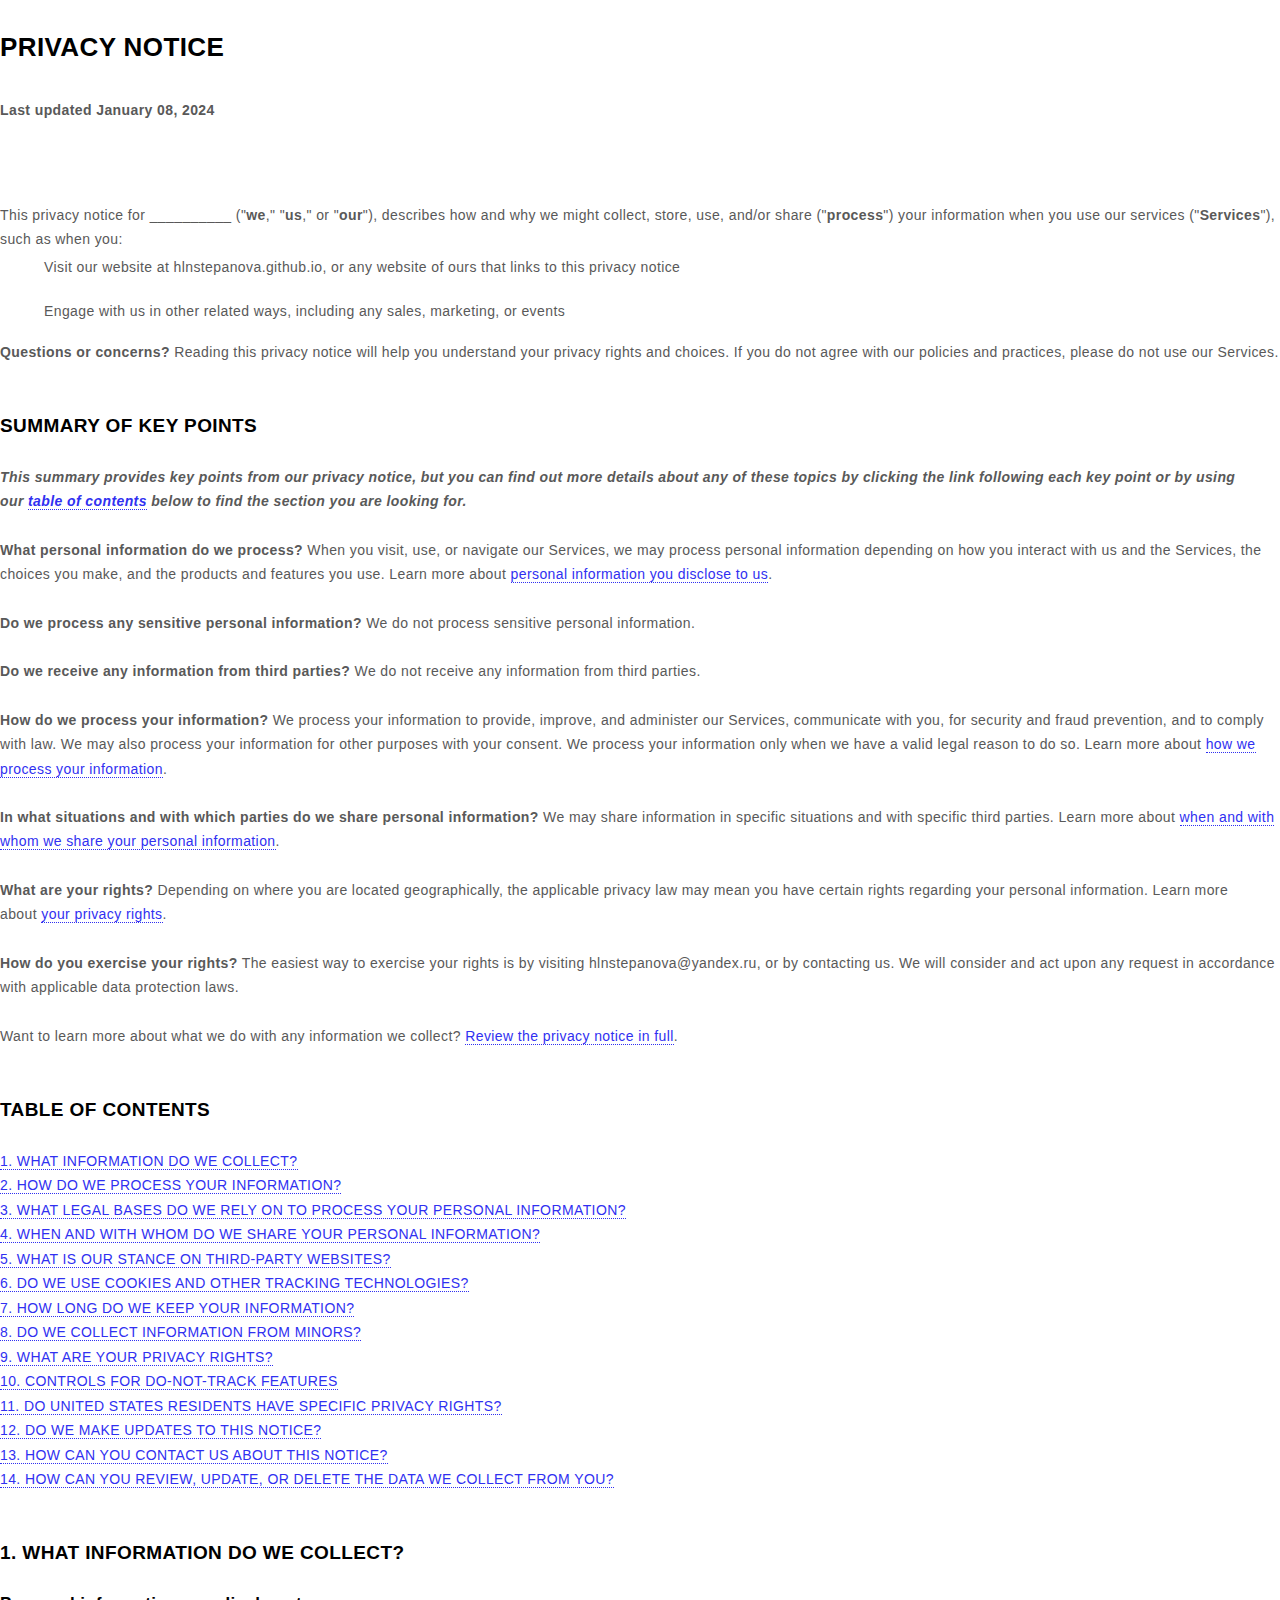
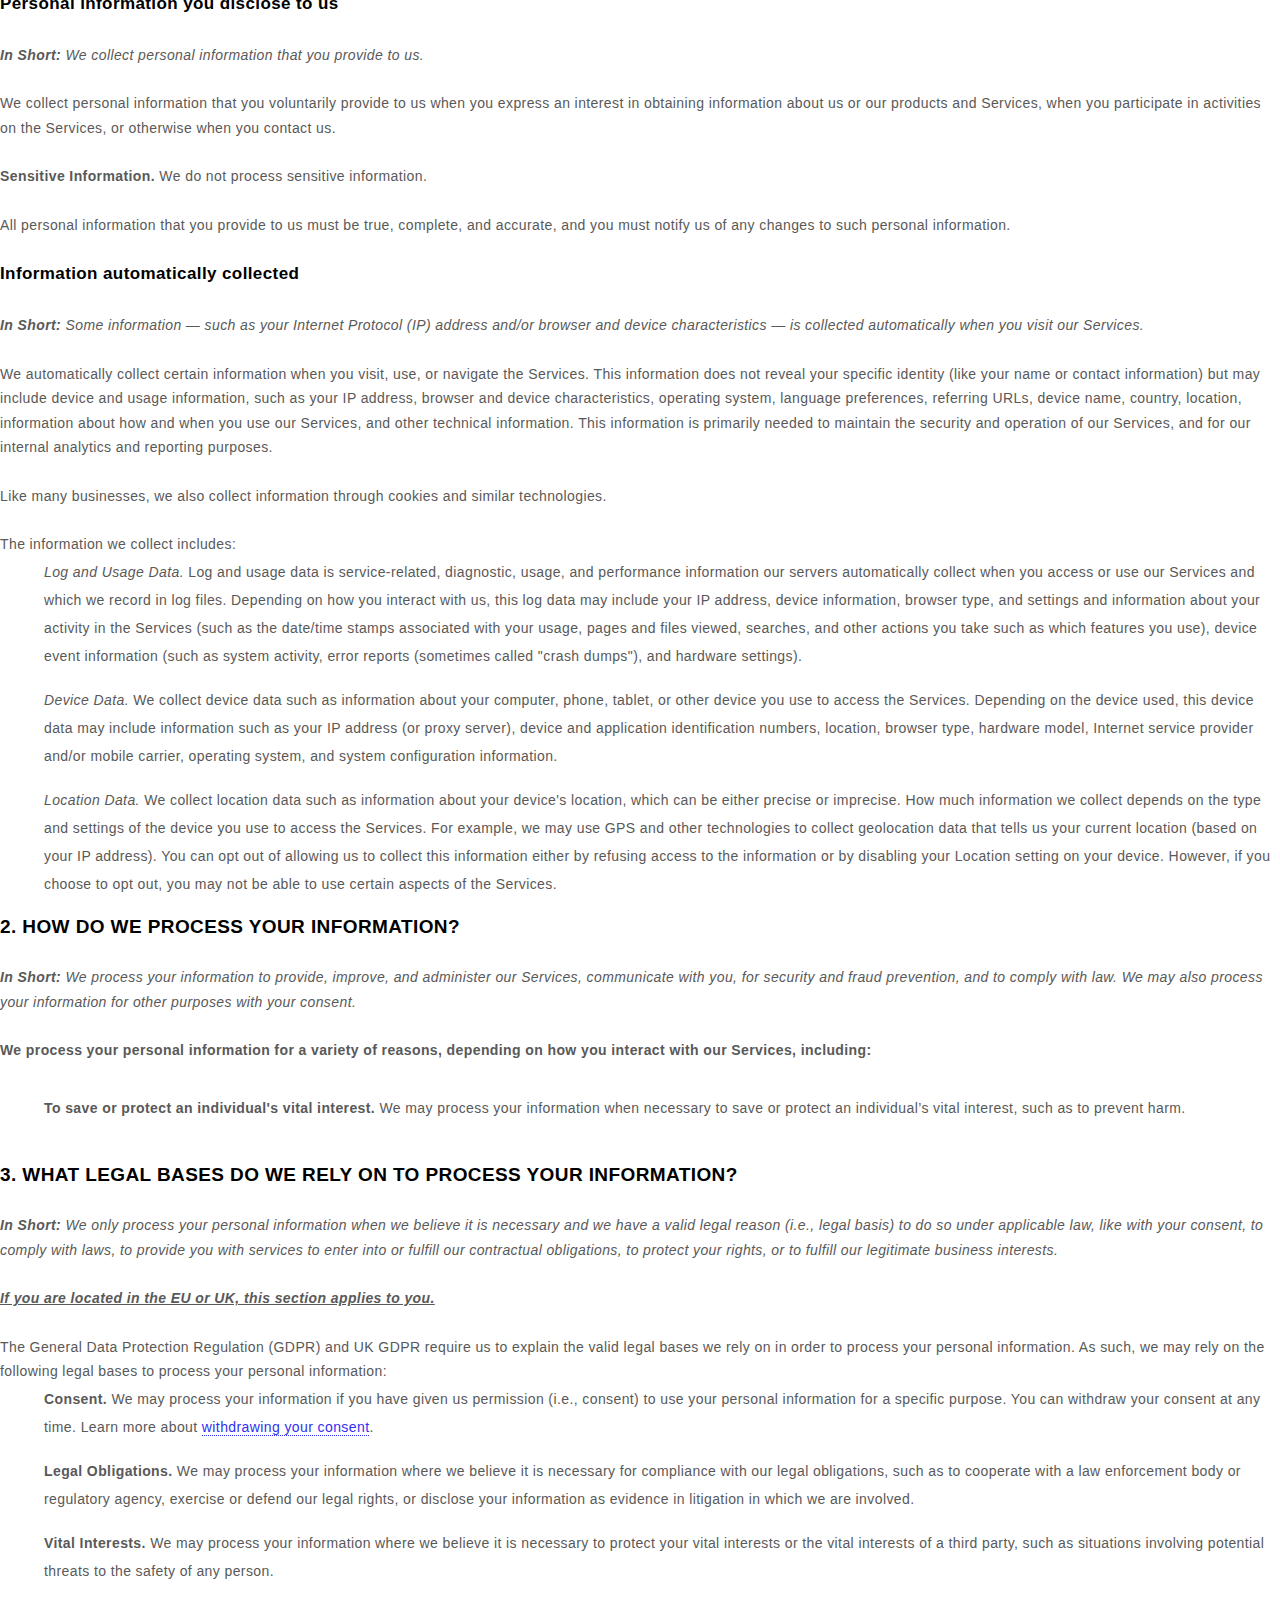
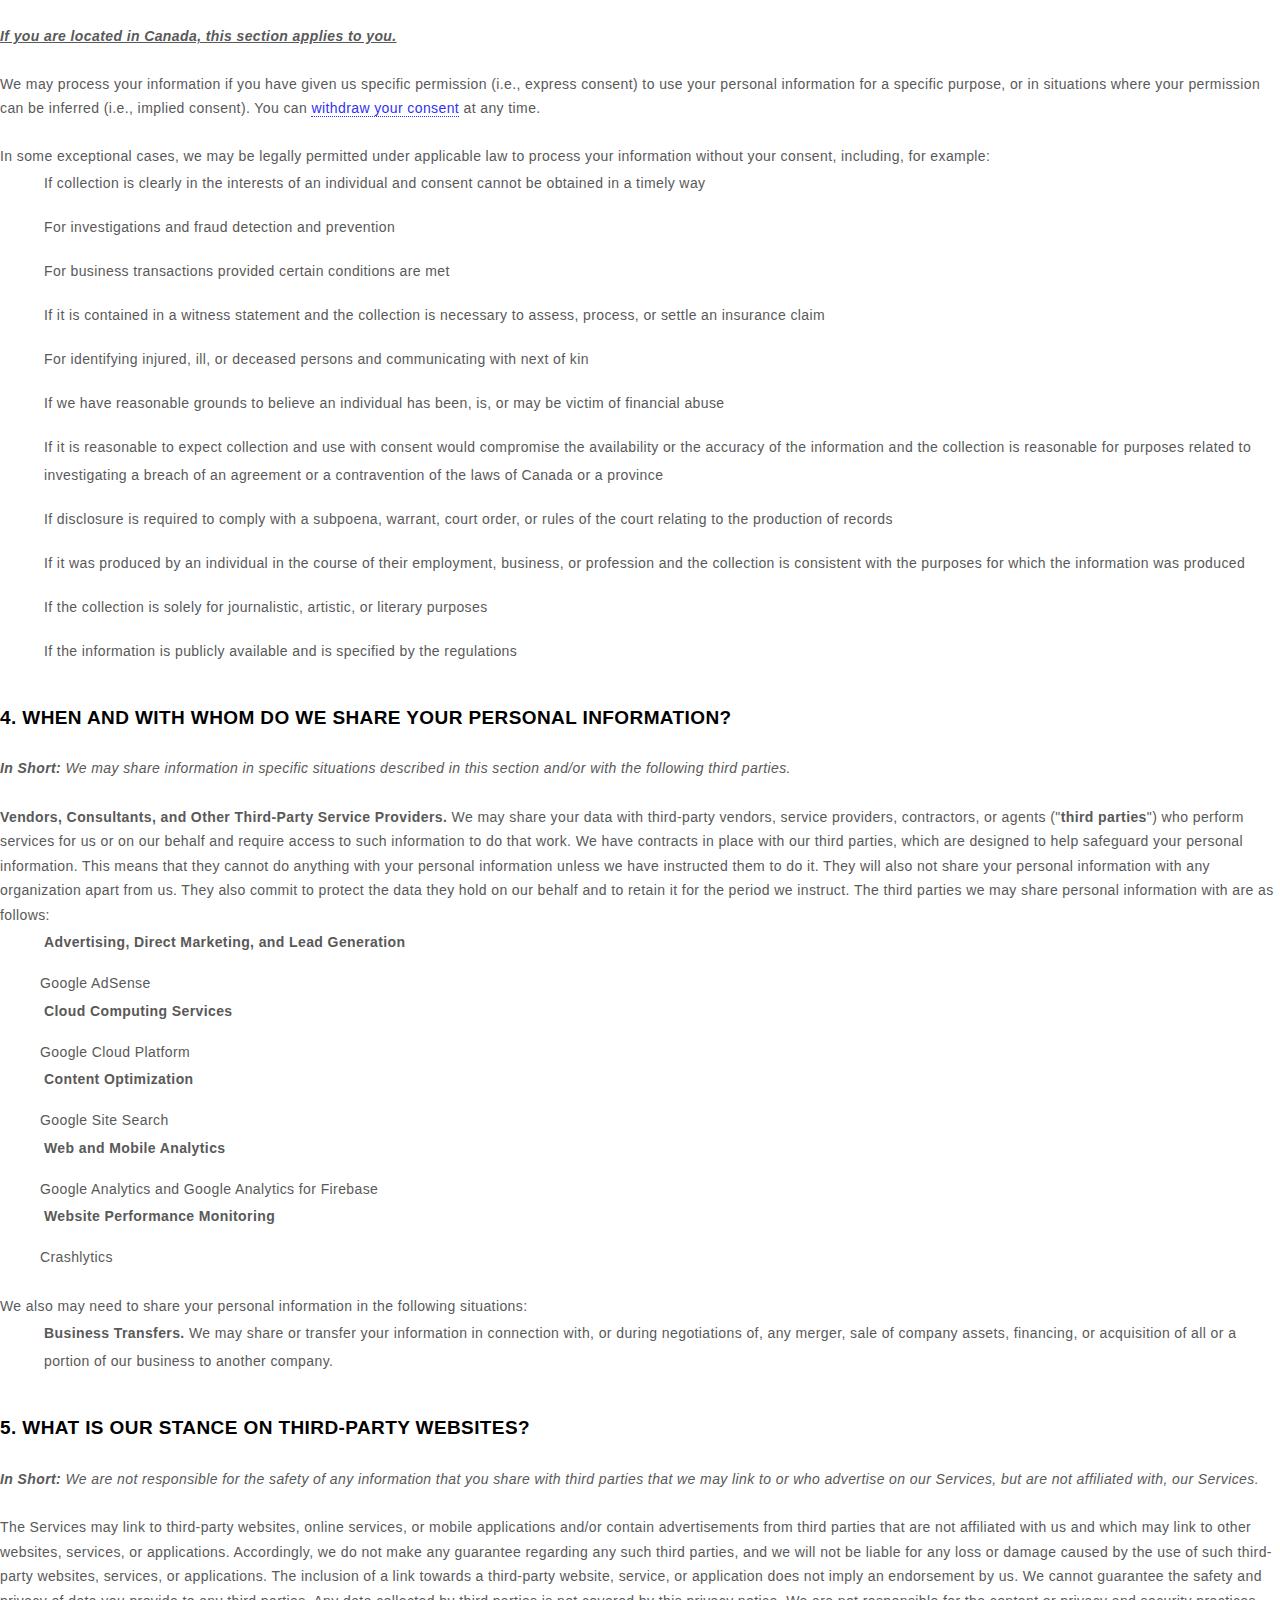
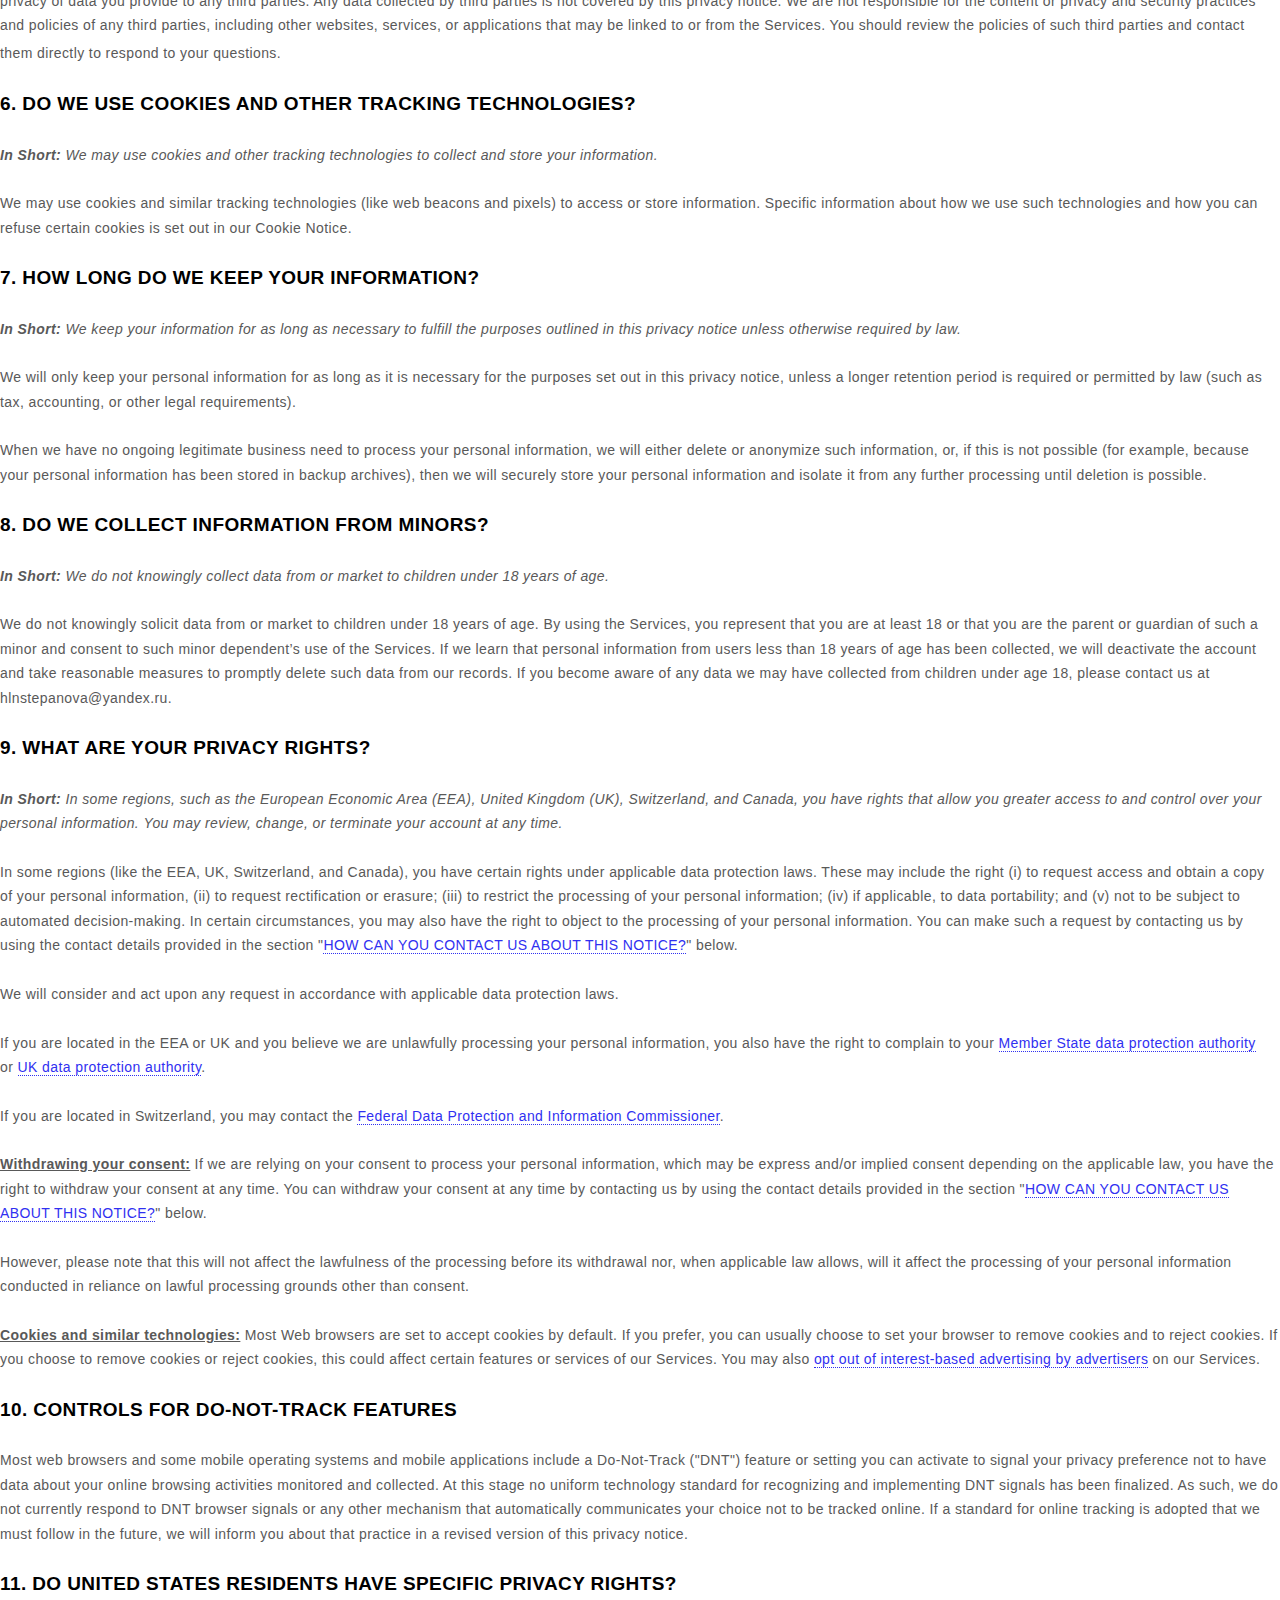
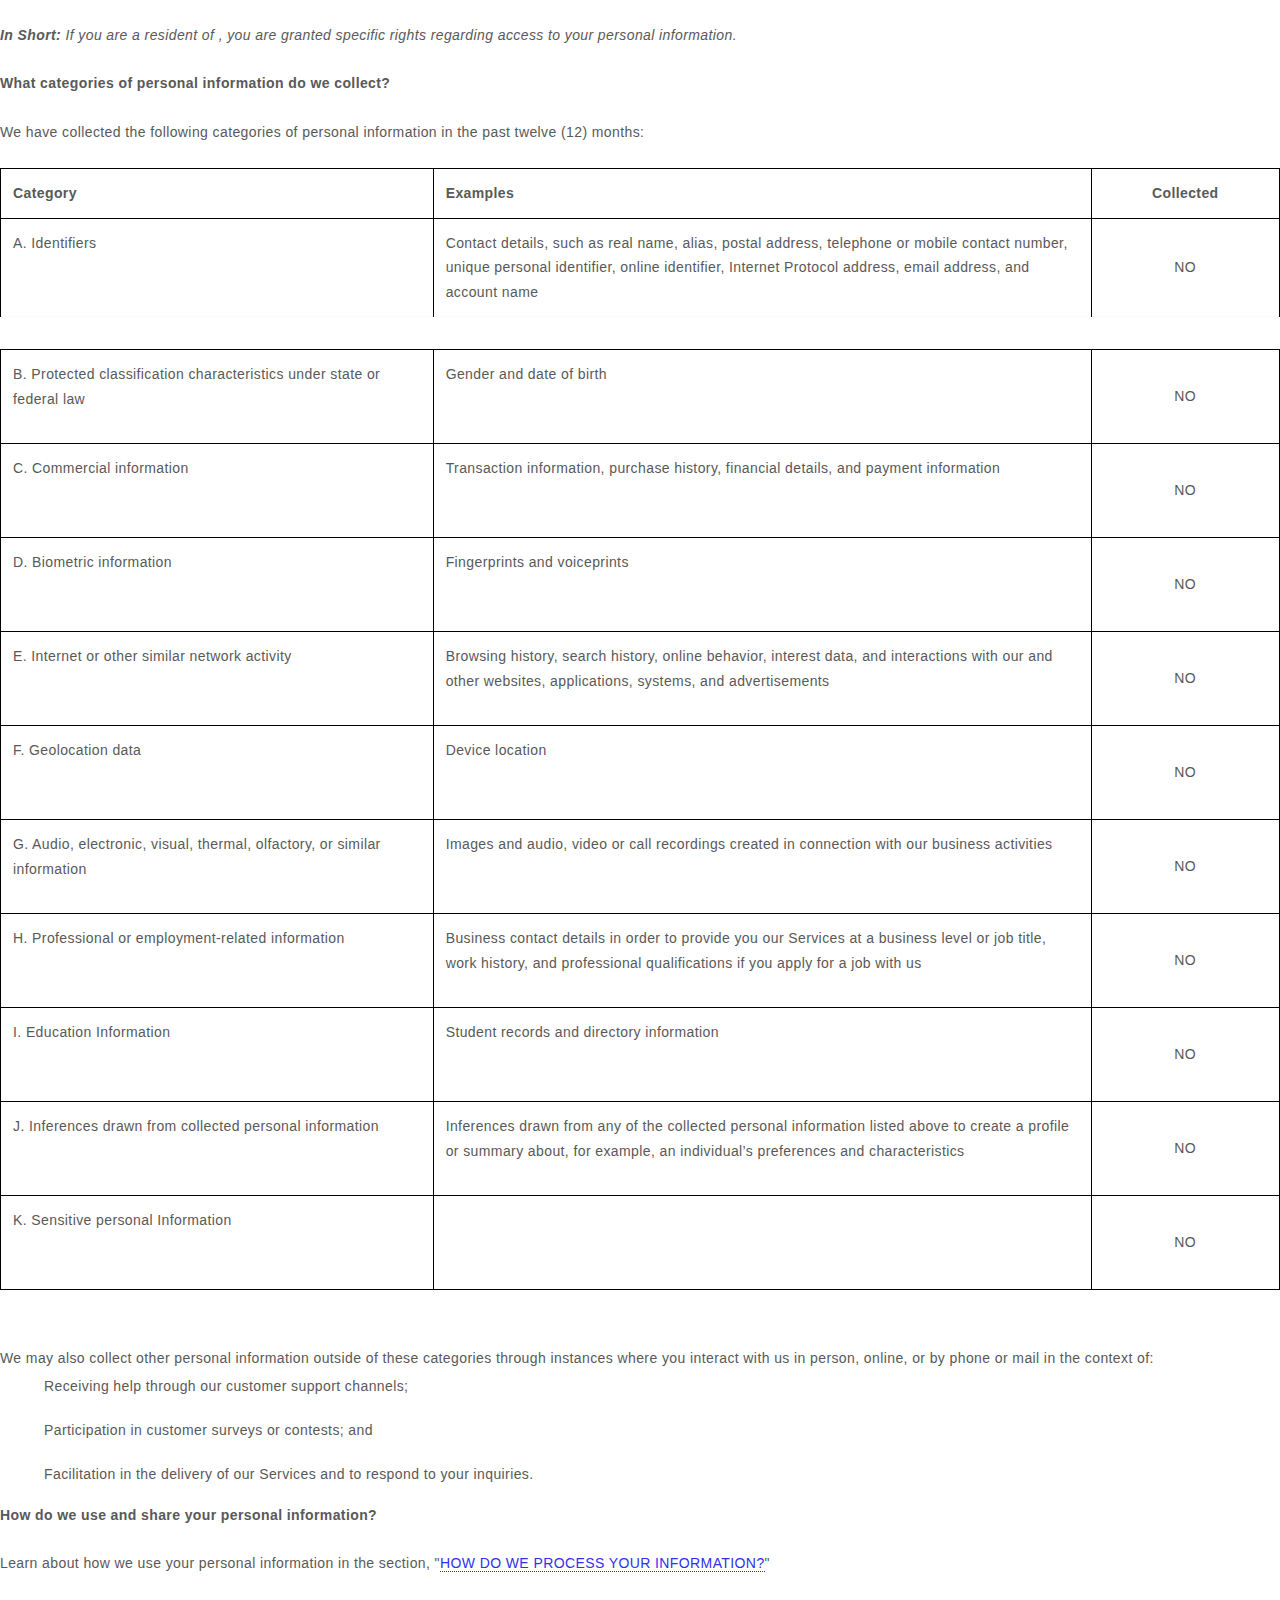
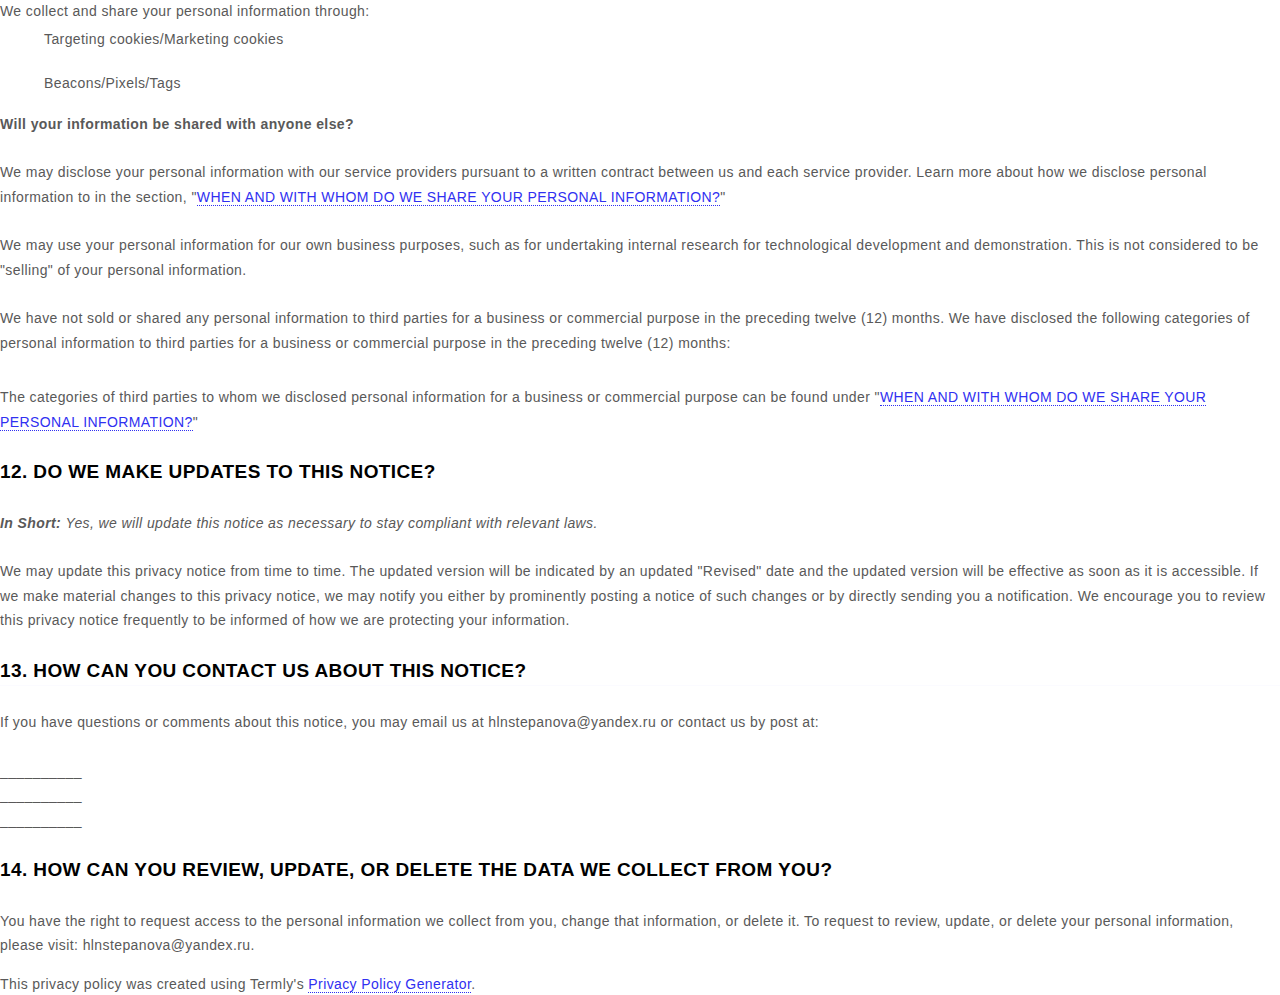
<file: privacy-policy.html>
<!DOCTYPE HTML>
<html>
	<head>
		<!-- Google tag (gtag.js) -->
<script async src="https://www.googletagmanager.com/gtag/js?id=G-6Y1F2KH7CD"></script>
<script>
  window.dataLayer = window.dataLayer || [];
  function gtag(){dataLayer.push(arguments);}
  gtag('js', new Date());

  gtag('config', 'G-6Y1F2KH7CD');
</script>
		<title>Lena Stepanova - Android Developer</title>
		<meta charset="utf-8" />
		<meta name="viewport" content="width=device-width, initial-scale=1, user-scalable=no" />
		<link rel="stylesheet" href="assets/css/main.css" />
		<link rel="icon" type="image/png" href="images/favicon.png"/>
		<noscript><link rel="stylesheet" href="assets/css/noscript.css" /></noscript>
		<script async src="https://pagead2.googlesyndication.com/pagead/js/adsbygoogle.js?client=ca-pub-9598520294213293"
     crossorigin="anonymous"></script>
	</head>
	<body style="background-color:rgb(255, 255, 255);"></body>>

	<style>
		[data-custom-class='body'], [data-custom-class='body'] * {
				background: transparent !important;
			  }
	  [data-custom-class='title'], [data-custom-class='title'] * {
				font-family: Arial !important;
	  font-size: 26px !important;
	  color: #000000 !important;
			  }
	  [data-custom-class='subtitle'], [data-custom-class='subtitle'] * {
				font-family: Arial !important;
	  color: #595959 !important;
	  font-size: 14px !important;
			  }
	  [data-custom-class='heading_1'], [data-custom-class='heading_1'] * {
				font-family: Arial !important;
	  font-size: 19px !important;
	  color: #000000 !important;
			  }
	  [data-custom-class='heading_2'], [data-custom-class='heading_2'] * {
				font-family: Arial !important;
	  font-size: 17px !important;
	  color: #000000 !important;
			  }
	  [data-custom-class='body_text'], [data-custom-class='body_text'] * {
				color: #595959 !important;
	  font-size: 14px !important;
	  font-family: Arial !important;
			  }
	  [data-custom-class='link'], [data-custom-class='link'] * {
				color: #3030F1 !important;
	  font-size: 14px !important;
	  font-family: Arial !important;
	  word-break: break-word !important;
			  }
	  </style>
	  
			<div data-custom-class="body">
			<div><strong><span style="font-size: 26px;"><span data-custom-class="title"><bdt class="block-component"></bdt><bdt class="question">PRIVACY NOTICE</bdt><bdt class="statement-end-if-in-editor"></bdt></span></span></strong></div><div><br></div><div><span style="color: rgb(127, 127, 127);"><strong><span style="font-size: 15px;"><span data-custom-class="subtitle">Last updated <bdt class="question">January 08, 2024</bdt></span></span></strong></span></div><div><br></div><div><br></div><div><br></div><div style="line-height: 1.5;"><span style="color: rgb(127, 127, 127);"><span style="color: rgb(89, 89, 89); font-size: 15px;"><span data-custom-class="body_text">This privacy notice for <bdt class="question">__________<bdt class="block-component"></bdt></bdt> (<bdt class="block-component"></bdt>"<strong>we</strong>," "<strong>us</strong>," or "<strong>our</strong>"<bdt class="statement-end-if-in-editor"></bdt></span><span data-custom-class="body_text">), describes how and why we might collect, store, use, and/or share (<bdt class="block-component"></bdt>"<strong>process</strong>"<bdt class="statement-end-if-in-editor"></bdt>) your information when you use our services (<bdt class="block-component"></bdt>"<strong>Services</strong>"<bdt class="statement-end-if-in-editor"></bdt>), such as when you:</span></span></span><span style="font-size: 15px;"><span style="color: rgb(127, 127, 127);"><span data-custom-class="body_text"><span style="color: rgb(89, 89, 89);"><span data-custom-class="body_text"><bdt class="block-component"></bdt></span></span></span></span></span></div><ul><li style="line-height: 1.5;"><span style="font-size: 15px; color: rgb(89, 89, 89);"><span style="font-size: 15px; color: rgb(89, 89, 89);"><span data-custom-class="body_text">Visit our website<bdt class="block-component"></bdt> at <span style="color: rgb(0, 58, 250);"><bdt class="question">hlnstepanova.github.io</bdt></span><span style="font-size: 15px;"><span style="color: rgb(89, 89, 89);"><span data-custom-class="body_text"><span style="font-size: 15px;"><span style="color: rgb(89, 89, 89);"><bdt class="statement-end-if-in-editor">, or any website of ours that links to this privacy notice</bdt></span></span></span></span></span></span></span></span></li></ul><div><bdt class="block-component"><span style="font-size: 15px;"><span style="font-size: 15px;"><span style="color: rgb(127, 127, 127);"><span data-custom-class="body_text"><span style="color: rgb(89, 89, 89);"><span data-custom-class="body_text"><bdt class="block-component"></bdt></bdt></span></span></span></span></span></span></span></span></li></ul><div style="line-height: 1.5;"><span style="font-size: 15px;"><span style="color: rgb(127, 127, 127);"><span data-custom-class="body_text"><span style="color: rgb(89, 89, 89);"><span data-custom-class="body_text"><bdt class="block-component"></bdt></span></span></span></span></span></div><ul><li style="line-height: 1.5;"><span style="font-size: 15px; color: rgb(89, 89, 89);"><span style="font-size: 15px; color: rgb(89, 89, 89);"><span data-custom-class="body_text">Engage with us in other related ways, including any sales, marketing, or events<span style="font-size: 15px;"><span style="color: rgb(89, 89, 89);"><span data-custom-class="body_text"><span style="font-size: 15px;"><span style="color: rgb(89, 89, 89);"><bdt class="statement-end-if-in-editor"></bdt></span></span></span></span></span></span></span></span></li></ul><div style="line-height: 1.5;"><span style="font-size: 15px;"><span style="color: rgb(127, 127, 127);"><span data-custom-class="body_text"><strong>Questions or concerns? </strong>Reading this privacy notice will help you understand your privacy rights and choices. If you do not agree with our policies and practices, please do not use our Services.<bdt class="block-component"></span></span></span></div><div style="line-height: 1.5;"><br></div><div style="line-height: 1.5;"><br></div><div style="line-height: 1.5;"><strong><span style="font-size: 15px;"><span data-custom-class="heading_1">SUMMARY OF KEY POINTS</span></span></strong></div><div style="line-height: 1.5;"><br></div><div style="line-height: 1.5;"><span style="font-size: 15px;"><span data-custom-class="body_text"><strong><em>This summary provides key points from our privacy notice, but you can find out more details about any of these topics by clicking the link following each key point or by using our </em></strong></span></span><a data-custom-class="link" href="#toc"><span style="color: rgb(0, 58, 250); font-size: 15px;"><span data-custom-class="body_text"><strong><em>table of contents</em></strong></span></span></a><span style="font-size: 15px;"><span data-custom-class="body_text"><strong><em> below to find the section you are looking for.</em></strong></span></span></div><div style="line-height: 1.5;"><br></div><div style="line-height: 1.5;"><span style="font-size: 15px;"><span data-custom-class="body_text"><strong>What personal information do we process?</strong> When you visit, use, or navigate our Services, we may process personal information depending on how you interact with us and the Services, the choices you make, and the products and features you use. Learn more about </span></span><a data-custom-class="link" href="#personalinfo"><span style="color: rgb(0, 58, 250); font-size: 15px;"><span data-custom-class="body_text">personal information you disclose to us</span></span></a><span data-custom-class="body_text">.</span></div><div style="line-height: 1.5;"><br></div><div style="line-height: 1.5;"><span style="font-size: 15px;"><span data-custom-class="body_text"><strong>Do we process any sensitive personal information?</strong> <bdt class="block-component"></bdt>We do not process sensitive personal information.<bdt class="else-block"></bdt></span></span></div><div style="line-height: 1.5;"><br></div><div style="line-height: 1.5;"><span style="font-size: 15px;"><span data-custom-class="body_text"><strong>Do we receive any information from third parties?</strong> <bdt class="block-component"></bdt>We do not receive any information from third parties.<bdt class="else-block"></bdt></span></span></div><div style="line-height: 1.5;"><br></div><div style="line-height: 1.5;"><span style="font-size: 15px;"><span data-custom-class="body_text"><strong>How do we process your information?</strong> We process your information to provide, improve, and administer our Services, communicate with you, for security and fraud prevention, and to comply with law. We may also process your information for other purposes with your consent. We process your information only when we have a valid legal reason to do so. Learn more about </span></span><a data-custom-class="link" href="#infouse"><span style="color: rgb(0, 58, 250); font-size: 15px;"><span data-custom-class="body_text">how we process your information</span></span></a><span data-custom-class="body_text">.</span></div><div style="line-height: 1.5;"><br></div><div style="line-height: 1.5;"><span style="font-size: 15px;"><span data-custom-class="body_text"><strong>In what situations and with which <bdt class="block-component"></bdt>parties do we share personal information?</strong> We may share information in specific situations and with specific <bdt class="block-component"></bdt>third parties. Learn more about </span></span><a data-custom-class="link" href="#whoshare"><span style="color: rgb(0, 58, 250); font-size: 15px;"><span data-custom-class="body_text">when and with whom we share your personal information</span></span></a><span style="font-size: 15px;"><span data-custom-class="body_text">.<bdt class="block-component"></bdt></span></span></div><div style="line-height: 1.5;"><br></div><div style="line-height: 1.5;"><span style="font-size: 15px;"><span data-custom-class="body_text"><strong>What are your rights?</strong> Depending on where you are located geographically, the applicable privacy law may mean you have certain rights regarding your personal information. Learn more about </span></span><a data-custom-class="link" href="#privacyrights"><span style="color: rgb(0, 58, 250); font-size: 15px;"><span data-custom-class="body_text">your privacy rights</span></span></a><span data-custom-class="body_text">.</span></div><div style="line-height: 1.5;"><br></div><div style="line-height: 1.5;"><span style="font-size: 15px;"><span data-custom-class="body_text"><strong>How do you exercise your rights?</strong> The easiest way to exercise your rights is by <bdt class="block-component"></bdt>visiting <span style="color: rgb(0, 58, 250);"><bdt class="question">hlnstepanova@yandex.ru</bdt></span><bdt class="else-block"></bdt>, or by contacting us. We will consider and act upon any request in accordance with applicable data protection laws.</span></span></div><div style="line-height: 1.5;"><br></div><div style="line-height: 1.5;"><span style="font-size: 15px;"><span data-custom-class="body_text">Want to learn more about what we do with any information we collect? </span></span><a data-custom-class="link" href="#toc"><span style="color: rgb(0, 58, 250); font-size: 15px;"><span data-custom-class="body_text">Review the privacy notice in full</span></span></a><span style="font-size: 15px;"><span data-custom-class="body_text">.</span></span></div><div style="line-height: 1.5;"><br></div><div style="line-height: 1.5;"><br></div><div id="toc" style="line-height: 1.5;"><span style="font-size: 15px;"><span style="color: rgb(127, 127, 127);"><span style="color: rgb(0, 0, 0);"><strong><span data-custom-class="heading_1">TABLE OF CONTENTS</span></strong></span></span></span></div><div style="line-height: 1.5;"><br></div><div style="line-height: 1.5;"><span style="font-size: 15px;"><a data-custom-class="link" href="#infocollect"><span style="color: rgb(0, 58, 250);">1. WHAT INFORMATION DO WE COLLECT?</span></a></span></div><div style="line-height: 1.5;"><span style="font-size: 15px;"><a data-custom-class="link" href="#infouse"><span style="color: rgb(0, 58, 250);">2. HOW DO WE PROCESS YOUR INFORMATION?<bdt class="block-component"></bdt></span></a></span></div><div style="line-height: 1.5;"><span style="font-size: 15px;"><a data-custom-class="link" href="#legalbases"><span style="color: rgb(0, 58, 250);">3. <span style="font-size: 15px;"><span style="color: rgb(0, 58, 250);">WHAT LEGAL BASES DO WE RELY ON TO PROCESS YOUR PERSONAL INFORMATION?</span></span><bdt class="statement-end-if-in-editor"></bdt></span></a></span></div><div style="line-height: 1.5;"><span style="font-size: 15px;"><span style="color: rgb(0, 58, 250);"><a data-custom-class="link" href="#whoshare">4. WHEN AND WITH WHOM DO WE SHARE YOUR PERSONAL INFORMATION?</a></span><span data-custom-class="body_text"><bdt class="block-component"></bdt></span></span></div><div style="line-height: 1.5;"><span style="color: rgb(0, 58, 250); font-size: 15px;"><a data-custom-class="link" href="#3pwebsites">5. WHAT IS OUR STANCE ON THIRD-PARTY WEBSITES?<bdt class="statement-end-if-in-editor"></bdt></a><span style="color: rgb(127, 127, 127);"><span style="color: rgb(89, 89, 89);"><span data-custom-class="body_text"><span style="color: rgb(89, 89, 89);"><bdt class="block-component"></bdt></span></span></span></span></span></div><div style="line-height: 1.5;"><span style="font-size: 15px;"><a data-custom-class="link" href="#cookies"><span style="color: rgb(0, 58, 250);">6. DO WE USE COOKIES AND OTHER TRACKING TECHNOLOGIES?</span></a><span style="color: rgb(127, 127, 127);"><span style="color: rgb(89, 89, 89);"><span data-custom-class="body_text"><span style="color: rgb(89, 89, 89);"><bdt class="statement-end-if-in-editor"></bdt></span></span><span data-custom-class="body_text"><span style="color: rgb(89, 89, 89);"><span style="color: rgb(89, 89, 89);"><span style="color: rgb(89, 89, 89);"><bdt class="block-component"></bdt></span></span><bdt class="block-component"></bdt></span></span></span></span></span></div><div style="line-height: 1.5;"><span style="font-size: 15px;"><a data-custom-class="link" href="#inforetain"><span style="color: rgb(0, 58, 250);">7. HOW LONG DO WE KEEP YOUR INFORMATION?</span></a><span style="color: rgb(127, 127, 127);"><span style="color: rgb(89, 89, 89);"><span data-custom-class="body_text"><span style="color: rgb(89, 89, 89);"><span style="color: rgb(89, 89, 89);"><bdt class="block-component"></bdt><bdt class="block-component"></bdt></span></span></span></span></span></div><div style="line-height: 1.5;"><span style="font-size: 15px;"><a data-custom-class="link" href="#infominors"><span style="color: rgb(0, 58, 250);">8. DO WE COLLECT INFORMATION FROM MINORS?</span></a><span style="color: rgb(127, 127, 127);"><span style="color: rgb(89, 89, 89);"><span data-custom-class="body_text"><span style="color: rgb(89, 89, 89);"><bdt class="statement-end-if-in-editor"></bdt></span></span></span></span></span></div><div style="line-height: 1.5;"><span style="font-size: 15px;"><span style="color: rgb(0, 58, 250);"><a data-custom-class="link" href="#privacyrights">9. WHAT ARE YOUR PRIVACY RIGHTS?</a></span></span></div><div style="line-height: 1.5;"><span style="font-size: 15px;"><a data-custom-class="link" href="#DNT"><span style="color: rgb(0, 58, 250);">10. CONTROLS FOR DO-NOT-TRACK FEATURES<bdt class="block-component"></bdt></span></a></span></div><div style="line-height: 1.5;"><span style="font-size: 15px;"><a data-custom-class="link" href="#uslaws"><span style="color: rgb(0, 58, 250);">11. DO UNITED STATES RESIDENTS HAVE SPECIFIC PRIVACY RIGHTS?</span></a></span><bdt class="block-component"><span style="font-size: 15px;"><span data-custom-class="body_text"></span></bdt></span></div><div style="line-height: 1.5;"><bdt class="block-component"><span style="font-size: 15px;"></bdt><bdt class="block-component"></bdt><bdt class="block-component"></bdt><bdt class="block-component"></bdt><bdt class="block-component"></bdt><bdt class="block-component"></bdt><bdt class="block-component"></bdt><bdt class="block-component"></bdt><bdt class="block-component"></bdt><bdt class="block-component"></span></bdt></div><div style="line-height: 1.5;"><span style="font-size: 15px;"><a data-custom-class="link" href="#policyupdates"><span style="color: rgb(0, 58, 250);">12. DO WE MAKE UPDATES TO THIS NOTICE?</span></a></span></div><div style="line-height: 1.5;"><a data-custom-class="link" href="#contact"><span style="color: rgb(0, 58, 250); font-size: 15px;">13. HOW CAN YOU CONTACT US ABOUT THIS NOTICE?</span></a></div><div style="line-height: 1.5;"><a data-custom-class="link" href="#request"><span style="color: rgb(0, 58, 250);">14. HOW CAN YOU REVIEW, UPDATE, OR DELETE THE DATA WE COLLECT FROM YOU?</span></a></div><div style="line-height: 1.5;"><br></div><div style="line-height: 1.5;"><br></div><div id="infocollect" style="line-height: 1.5;"><span style="color: rgb(0, 0, 0);"><span style="color: rgb(0, 0, 0); font-size: 15px;"><span style="font-size: 15px; color: rgb(0, 0, 0);"><span style="font-size: 15px; color: rgb(0, 0, 0);"><span id="control" style="color: rgb(0, 0, 0);"><strong><span data-custom-class="heading_1">1. WHAT INFORMATION DO WE COLLECT?</span></strong></span></span></span></span></span></div><div style="line-height: 1.5;"><br></div><div id="personalinfo" style="line-height: 1.5;"><span data-custom-class="heading_2" style="color: rgb(0, 0, 0);"><span style="font-size: 15px;"><strong>Personal information you disclose to us</strong></span></span></div><div><div><br></div><div style="line-height: 1.5;"><span style="color: rgb(127, 127, 127);"><span style="color: rgb(89, 89, 89); font-size: 15px;"><span data-custom-class="body_text"><span style="font-size: 15px; color: rgb(89, 89, 89);"><span style="font-size: 15px; color: rgb(89, 89, 89);"><span data-custom-class="body_text"><strong><em>In Short:</em></strong></span></span></span></span><span data-custom-class="body_text"><span style="font-size: 15px; color: rgb(89, 89, 89);"><span style="font-size: 15px; color: rgb(89, 89, 89);"><span data-custom-class="body_text"><strong><em> </em></strong><em>We collect personal information that you provide to us.</em></span></span></span></span></span></span></div></div><div style="line-height: 1.5;"><br></div><div style="line-height: 1.5;"><span style="font-size: 15px; color: rgb(89, 89, 89);"><span style="font-size: 15px; color: rgb(89, 89, 89);"><span data-custom-class="body_text">We collect personal information that you voluntarily provide to us when you <span style="font-size: 15px;"><bdt class="block-component"></bdt></span></span><span data-custom-class="body_text">express an interest in obtaining information about us or our products and Services, when you participate in activities on the Services, or otherwise when you contact us.</span></span></span></span></div><div style="line-height: 1.5;"><br></div><div style="line-height: 1.5;"><span style="font-size: 15px; color: rgb(89, 89, 89);"><span style="font-size: 15px; color: rgb(89, 89, 89);"><span data-custom-class="body_text"><span style="font-size: 15px;"><bdt class="block-component"></bdt></span></span></span></span></span></div><div id="sensitiveinfo" style="line-height: 1.5;"><span style="font-size: 15px;"><span data-custom-class="body_text"><strong>Sensitive Information.</strong> <bdt class="block-component"></bdt>We do not process sensitive information.</span></span></div><div style="line-height: 1.5;"><br></div><div style="line-height: 1.5;"><span style="font-size: 15px;"><span data-custom-class="body_text"><bdt class="else-block"></bdt></span></span><span style="font-size: 15px; color: rgb(89, 89, 89);"><span style="font-size: 15px; color: rgb(89, 89, 89);"><span data-custom-class="body_text"><span style="font-size: 15px;"><span data-custom-class="body_text"><bdt class="block-component"><bdt class="block-component"></bdt></bdt></span></span></span></span><bdt class="block-component"></span></span></bdt></div><div style="line-height: 1.5;"><span style="font-size: 15px; color: rgb(89, 89, 89);"><span style="font-size: 15px; color: rgb(89, 89, 89);"><span data-custom-class="body_text">All personal information that you provide to us must be true, complete, and accurate, and you must notify us of any changes to such personal information.</span></span></span></div><div style="line-height: 1.5;"><br></div><div style="line-height: 1.5;"><span style="font-size: 15px; color: rgb(89, 89, 89);"><span style="font-size: 15px; color: rgb(89, 89, 89);"><span data-custom-class="body_text"><bdt class="block-component"></bdt></span></span></span></div><div style="line-height: 1.5;"><span data-custom-class="heading_2" style="color: rgb(0, 0, 0);"><span style="font-size: 15px;"><strong>Information automatically collected</strong></span></span></div><div><div><br></div><div style="line-height: 1.5;"><span style="color: rgb(127, 127, 127);"><span style="color: rgb(89, 89, 89); font-size: 15px;"><span data-custom-class="body_text"><span style="font-size: 15px; color: rgb(89, 89, 89);"><span style="font-size: 15px; color: rgb(89, 89, 89);"><span data-custom-class="body_text"><strong><em>In Short:</em></strong></span></span></span></span><span data-custom-class="body_text"><span style="font-size: 15px; color: rgb(89, 89, 89);"><span style="font-size: 15px; color: rgb(89, 89, 89);"><span data-custom-class="body_text"><strong><em> </em></strong><em>Some information — such as your Internet Protocol (IP) address and/or browser and device characteristics — is collected automatically when you visit our Services.</em></span></span></span></span></span></span></div></div><div style="line-height: 1.5;"><br></div><div style="line-height: 1.5;"><span style="font-size: 15px; color: rgb(89, 89, 89);"><span style="font-size: 15px; color: rgb(89, 89, 89);"><span data-custom-class="body_text">We automatically collect certain information when you visit, use, or navigate the Services. This information does not reveal your specific identity (like your name or contact information) but may include device and usage information, such as your IP address, browser and device characteristics, operating system, language preferences, referring URLs, device name, country, location, information about how and when you use our Services, and other technical information. This information is primarily needed to maintain the security and operation of our Services, and for our internal analytics and reporting purposes.</span></span></span></div><div style="line-height: 1.5;"><br></div><div style="line-height: 1.5;"><span style="font-size: 15px; color: rgb(89, 89, 89);"><span style="font-size: 15px; color: rgb(89, 89, 89);"><span data-custom-class="body_text"><bdt class="block-component"></bdt></span></span></span></div><div style="line-height: 1.5;"><span style="font-size: 15px; color: rgb(89, 89, 89);"><span style="font-size: 15px; color: rgb(89, 89, 89);"><span data-custom-class="body_text">Like many businesses, we also collect information through cookies and similar technologies. <bdt class="block-component"></bdt><bdt class="block-component"></bdt></span></span></span></div><div style="line-height: 1.5;"><br></div><div style="line-height: 1.5;"><span style="font-size: 15px; color: rgb(89, 89, 89);"><span style="font-size: 15px; color: rgb(89, 89, 89);"><span data-custom-class="body_text"><bdt class="statement-end-if-in-editor"><span data-custom-class="body_text"></span></bdt></span><span data-custom-class="body_text"><bdt class="block-component"></bdt></span></span></span></div><div style="line-height: 1.5;"><span style="font-size: 15px; color: rgb(89, 89, 89);"><span style="font-size: 15px; color: rgb(89, 89, 89);"><span data-custom-class="body_text">The information we collect includes:<bdt class="block-component"></bdt></span></span></span></div><ul><li style="line-height: 1.5;"><span style="font-size: 15px; color: rgb(89, 89, 89);"><span style="font-size: 15px; color: rgb(89, 89, 89);"><span data-custom-class="body_text"><em>Log and Usage Data.</em> Log and usage data is service-related, diagnostic, usage, and performance information our servers automatically collect when you access or use our Services and which we record in log files. Depending on how you interact with us, this log data may include your IP address, device information, browser type, and settings and information about your activity in the Services<span style="font-size: 15px;"> </span>(such as the date/time stamps associated with your usage, pages and files viewed, searches, and other actions you take such as which features you use), device event information (such as system activity, error reports (sometimes called <bdt class="block-component"></bdt>"crash dumps"<bdt class="statement-end-if-in-editor"></bdt>), and hardware settings).<span style="font-size: 15px;"><span style="color: rgb(89, 89, 89);"><span data-custom-class="body_text"><span style="font-size: 15px;"><span style="color: rgb(89, 89, 89);"><bdt class="statement-end-if-in-editor"></bdt></span></span></span></span></span></span></span></span></li></ul><div style="line-height: 1.5;"><bdt class="block-component"><span style="font-size: 15px;"><span data-custom-class="body_text"></span></span></bdt></div><ul><li style="line-height: 1.5;"><span style="font-size: 15px; color: rgb(89, 89, 89);"><span style="font-size: 15px; color: rgb(89, 89, 89);"><span data-custom-class="body_text"><em>Device Data.</em> We collect device data such as information about your computer, phone, tablet, or other device you use to access the Services. Depending on the device used, this device data may include information such as your IP address (or proxy server), device and application identification numbers, location, browser type, hardware model, Internet service provider and/or mobile carrier, operating system, and system configuration information.<span style="font-size: 15px;"><span style="color: rgb(89, 89, 89);"><span data-custom-class="body_text"><span style="font-size: 15px;"><span style="color: rgb(89, 89, 89);"><bdt class="statement-end-if-in-editor"></bdt></span></span></span></span></span></span></span></span></li></ul><div style="line-height: 1.5;"><bdt class="block-component"><span style="font-size: 15px;"><span data-custom-class="body_text"></span></span></bdt></div><ul><li style="line-height: 1.5;"><span style="font-size: 15px; color: rgb(89, 89, 89);"><span style="font-size: 15px; color: rgb(89, 89, 89);"><span data-custom-class="body_text"><em>Location Data.</em> We collect location data such as information about your device's location, which can be either precise or imprecise. How much information we collect depends on the type and settings of the device you use to access the Services. For example, we may use GPS and other technologies to collect geolocation data that tells us your current location (based on your IP address). You can opt out of allowing us to collect this information either by refusing access to the information or by disabling your Location setting on your device. However, if you choose to opt out, you may not be able to use certain aspects of the Services.<span style="font-size: 15px;"><span style="color: rgb(89, 89, 89);"><span data-custom-class="body_text"><span style="font-size: 15px;"><span style="color: rgb(89, 89, 89);"><bdt class="statement-end-if-in-editor"></bdt></span></span></span></span></span></span></span></span></li></ul><div><bdt class="block-component"><span style="font-size: 15px;"></bdt></bdt><bdt class="statement-end-if-in-editor"></bdt></bdt></span><span data-custom-class="body_text"><span style="color: rgb(89, 89, 89); font-size: 15px;"><span data-custom-class="body_text"><span style="color: rgb(89, 89, 89); font-size: 15px;"><span data-custom-class="body_text"><bdt class="statement-end-if-in-editor"><bdt class="block-component"></bdt></bdt></span></span></span></span></bdt></span></span></span></span></span></span></span></span><span style="font-size: 15px;"><span data-custom-class="body_text"><bdt class="block-component"></bdt></span></span></div><div id="infouse" style="line-height: 1.5;"><span style="color: rgb(127, 127, 127);"><span style="color: rgb(89, 89, 89); font-size: 15px;"><span style="font-size: 15px; color: rgb(89, 89, 89);"><span style="font-size: 15px; color: rgb(89, 89, 89);"><span id="control" style="color: rgb(0, 0, 0);"><strong><span data-custom-class="heading_1">2. HOW DO WE PROCESS YOUR INFORMATION?</span></strong></span></span></span></span></span></div><div><div style="line-height: 1.5;"><br></div><div style="line-height: 1.5;"><span style="color: rgb(127, 127, 127);"><span style="color: rgb(89, 89, 89); font-size: 15px;"><span data-custom-class="body_text"><span style="font-size: 15px; color: rgb(89, 89, 89);"><span style="font-size: 15px; color: rgb(89, 89, 89);"><span data-custom-class="body_text"><strong><em>In Short: </em></strong><em>We process your information to provide, improve, and administer our Services, communicate with you, for security and fraud prevention, and to comply with law. We may also process your information for other purposes with your consent.</em></span></span></span></span></span></span></div></div><div style="line-height: 1.5;"><br></div><div style="line-height: 1.5;"><span style="font-size: 15px; color: rgb(89, 89, 89);"><span style="font-size: 15px; color: rgb(89, 89, 89);"><span data-custom-class="body_text"><strong>We process your personal information for a variety of reasons, depending on how you interact with our Services, including:</strong><bdt class="block-component"></bdt></span></span></span></span></span></span></span></span></span></span></span></span></li></ul><div style="line-height: 1.5;"><span style="font-size: 15px; color: rgb(89, 89, 89);"><span style="font-size: 15px; color: rgb(89, 89, 89);"><span data-custom-class="body_text"><bdt class="block-component"></bdt></span></span></span></span></span></span></span></span></span></span></span></span></span></span></span></li></ul><div style="line-height: 1.5;"><span style="font-size: 15px; color: rgb(89, 89, 89);"><span style="font-size: 15px; color: rgb(89, 89, 89);"><span data-custom-class="body_text"><bdt class="block-component"></bdt></span></span></span></span></span></span></span></span></span></span></span></span></span></span></span></span></span></span></span></span></span></li></ul><div style="line-height: 1.5;"><span style="font-size: 15px; color: rgb(89, 89, 89);"><span style="font-size: 15px; color: rgb(89, 89, 89);"><span data-custom-class="body_text"><bdt class="block-component"></bdt></span></span></span></span></span></span></span></span></span></span></span></span></li></ul><div style="line-height: 1.5;"><span style="font-size: 15px; color: rgb(89, 89, 89);"><span style="font-size: 15px; color: rgb(89, 89, 89);"><span data-custom-class="body_text"><bdt class="block-component"></bdt></span></span></span></li></ul><div style="line-height: 1.5;"><bdt class="block-component"><span style="font-size: 15px;"></bdt></span></span></span></span></span></span></li></ul><div style="line-height: 1.5;"><bdt class="block-component"><span style="font-size: 15px;"></bdt></span></span></span></span></span></span></span></span></span></li></ul><div style="line-height: 1.5;"><bdt class="block-component"><span style="font-size: 15px;"></bdt></span></span></span></span></span></span></span></span></span></span></span></span></li></ul><div style="line-height: 1.5;"><bdt class="block-component"><span style="font-size: 15px;"><span data-custom-class="body_text"></span></span></bdt></li></ul><p style="font-size: 15px; line-height: 1.5;"><bdt class="block-component"><span style="font-size: 15px;"></bdt></span></span></span></span></span></span></span></span></span></span></span></li></ul><p style="font-size: 15px; line-height: 1.5;"><bdt class="block-component"><span style="font-size: 15px;"></bdt></span></span></span></span></span></span></span></span></span></span></span></li></ul><p style="font-size: 15px; line-height: 1.5;"><bdt class="block-component"></bdt></span></span></span></span></span></span></span></span></span></span></span></li></ul><p style="font-size: 15px; line-height: 1.5;"><bdt class="block-component"></bdt></span></span></span></span></span></span></span></span></span></span></span></li></ul><div style="line-height: 1.5;"><bdt class="block-component"><span style="font-size: 15px;"><span data-custom-class="body_text"></span></bdt></span></li></ul><div style="line-height: 1.5;"><bdt class="block-component"><span style="font-size: 15px;"></bdt></span></span></span></li></ul><div style="line-height: 1.5;"><bdt class="block-component"><span style="font-size: 15px;"></bdt></span></span></span></li></ul><div style="line-height: 1.5;"><span style="font-size: 15px;"><bdt class="block-component"><span data-custom-class="body_text"></bdt></span></span></li></ul><div style="line-height: 1.5;"><bdt class="block-component"><span style="font-size: 15px;"><span data-custom-class="body_text"></bdt></span></span></li></ul><div style="line-height: 1.5;"><bdt class="block-component"><span style="font-size: 15px;"><span data-custom-class="body_text"></span></span></bdt></li></ul><div style="line-height: 1.5;"><bdt class="block-component"><span style="font-size: 15px;"><span data-custom-class="body_text"></span></span></bdt></li></ul><div style="line-height: 1.5;"><bdt class="block-component"><span style="font-size: 15px;"><span data-custom-class="body_text"></span></span></bdt></li></ul><div style="line-height: 1.5;"><bdt class="block-component"><span style="font-size: 15px;"><span data-custom-class="body_text"></span></span></bdt></li></ul><div style="line-height: 1.5;"><bdt class="block-component"><span style="font-size: 15px;"><span data-custom-class="body_text"></span></span></bdt></li></ul><div style="line-height: 1.5;"><bdt class="block-component"><span style="font-size: 15px;"><span data-custom-class="body_text"></span></span></bdt></li></ul><div style="line-height: 1.5;"><bdt class="block-component"><span style="font-size: 15px;"><span data-custom-class="body_text"></bdt></span></span></li></ul><div style="line-height: 1.5;"><bdt class="block-component"><span style="font-size: 15px;"><span data-custom-class="body_text"></bdt></span></span></li></ul><div style="line-height: 1.5;"><bdt class="block-component"><span style="font-size: 15px;"><span data-custom-class="body_text"></bdt></span></span></li></ul><div style="line-height: 1.5;"><bdt class="block-component"><span style="font-size: 15px;"><span data-custom-class="body_text"></span></span></bdt></div><ul><li style="line-height: 1.5;"><span data-custom-class="body_text"><span style="font-size: 15px;"><strong>To save or protect an individual's vital interest.</strong> We may process your information when necessary to save or protect an individual’s vital interest, such as to prevent harm.</span></span><bdt class="statement-end-if-in-editor"><span style="font-size: 15px;"><span data-custom-class="body_text"></span></span></bdt></li></ul><div style="line-height: 1.5;"><bdt class="block-component"><span style="font-size: 15px;"><span data-custom-class="body_text"></span></span></bdt><bdt class="block-component"><span style="font-size: 15px;"><span data-custom-class="body_text"></bdt></span></span><bdt class="block-component"><span style="font-size: 15px;"><span data-custom-class="body_text"></span></span></bdt><bdt class="block-component"><span style="font-size: 15px;"><span data-custom-class="body_text"></span></span></bdt></div><div style="line-height: 1.5;"><br></div><div id="legalbases" style="line-height: 1.5;"><strong><span style="font-size: 15px;"><span data-custom-class="heading_1">3. WHAT LEGAL BASES DO WE RELY ON TO PROCESS YOUR INFORMATION?</span></span></strong></div><div style="line-height: 1.5;"><br></div><div style="line-height: 1.5;"><em><span style="font-size: 15px;"><span data-custom-class="body_text"><strong>In Short: </strong>We only process your personal information when we believe it is necessary and we have a valid legal reason (i.e.<bdt class="block-component"></bdt>,<bdt class="statement-end-if-in-editor"></bdt> legal basis) to do so under applicable law, like with your consent, to comply with laws, to provide you with services to enter into or <bdt class="block-component"></bdt>fulfill<bdt class="statement-end-if-in-editor"></bdt> our contractual obligations, to protect your rights, or to <bdt class="block-component"></bdt>fulfill<bdt class="statement-end-if-in-editor"></bdt> our legitimate business interests.</span></span></em><span style="font-size: 15px;"><span data-custom-class="body_text"><bdt class="block-component"></bdt></span><span data-custom-class="body_text"><bdt class="block-component"></bdt></span></span></div><div style="line-height: 1.5;"><br></div><div style="line-height: 1.5;"><em><span style="font-size: 15px;"><span data-custom-class="body_text"><strong><u>If you are located in the EU or UK, this section applies to you.</u></strong></span></span></em><span style="font-size: 15px;"><span data-custom-class="body_text"><bdt class="statement-end-if-in-editor"></bdt></span></span></div><div style="line-height: 1.5;"><br></div><div style="line-height: 1.5;"><span style="font-size: 15px;"><span data-custom-class="body_text">The General Data Protection Regulation (GDPR) and UK GDPR require us to explain the valid legal bases we rely on in order to process your personal information. As such, we may rely on the following legal bases to process your personal information:</span></span></div><ul><li style="line-height: 1.5;"><span style="font-size: 15px;"><span data-custom-class="body_text"><strong>Consent. </strong>We may process your information if you have given us permission (i.e.<bdt class="block-component"></bdt>,<bdt class="statement-end-if-in-editor"></bdt> consent) to use your personal information for a specific purpose. You can withdraw your consent at any time. Learn more about </span></span><a data-custom-class="link" href="#withdrawconsent"><span style="color: rgb(0, 58, 250); font-size: 15px;"><span data-custom-class="body_text">withdrawing your consent</span></span></a><span data-custom-class="body_text">.</span></li></ul><div style="line-height: 1.5;"><bdt class="block-component"><span style="font-size: 15px;"><span data-custom-class="body_text"></span></span></bdt></li></ul><div style="line-height: 1.5;"><bdt class="block-component"><span style="font-size: 15px;"><span data-custom-class="body_text"></span></span></bdt><bdt class="block-component"><span style="font-size: 15px;"><span data-custom-class="body_text"></span></span></bdt></div><ul><li style="line-height: 1.5;"><span data-custom-class="body_text"><span style="font-size: 15px;"><strong>Legal Obligations.</strong> We may process your information where we believe it is necessary for compliance with our legal obligations, such as to cooperate with a law enforcement body or regulatory agency, exercise or defend our legal rights, or disclose your information as evidence in litigation in which we are involved.<bdt class="statement-end-if-in-editor"></bdt><br></span></span></li></ul><div style="line-height: 1.5;"><bdt class="block-component"><span style="font-size: 15px;"><span data-custom-class="body_text"></span></span></bdt></div><ul><li style="line-height: 1.5;"><span data-custom-class="body_text"><span style="font-size: 15px;"><strong>Vital Interests.</strong> We may process your information where we believe it is necessary to protect your vital interests or the vital interests of a third party, such as situations involving potential threats to the safety of any person.</span></span><bdt class="statement-end-if-in-editor"><span style="font-size: 15px;"><span data-custom-class="body_text"></span></span></bdt></li></ul><div style="line-height: 1.5;"><bdt class="block-component"><span style="font-size: 15px;"><span data-custom-class="body_text"></span></span></bdt><span data-custom-class="body_text"><span style="font-size: 15px;"><bdt class="block-component"><bdt class="block-component"></bdt></bdt></span></span></div><div style="line-height: 1.5;"><br></div><div style="line-height: 1.5;"><span data-custom-class="body_text"><span style="font-size: 15px;"><strong><u><em>If you are located in Canada, this section applies to you.</em></u></strong><bdt class="statement-end-if-in-editor"></bdt></span></span></div><div style="line-height: 1.5;"><br></div><div style="line-height: 1.5;"><span data-custom-class="body_text"><span style="font-size: 15px;">We may process your information if you have given us specific permission (i.e.<bdt class="block-component"></bdt>,<bdt class="statement-end-if-in-editor"></bdt> express consent) to use your personal information for a specific purpose, or in situations where your permission can be inferred (i.e.<bdt class="block-component"></bdt>,<bdt class="statement-end-if-in-editor"></bdt> implied consent). You can </span></span><a data-custom-class="link" href="#withdrawconsent"><span data-custom-class="body_text"><span style="color: rgb(0, 58, 250); font-size: 15px;">withdraw your consent</span></span></a><span data-custom-class="body_text"><span style="font-size: 15px;"> at any time.</span></span></div><div style="line-height: 1.5;"><br></div><div style="line-height: 1.5;"><span data-custom-class="body_text"><span style="font-size: 15px;">In some exceptional cases, we may be legally permitted under applicable law to process your information without your consent, including, for example:</span></span></div><ul><li style="line-height: 1.5;"><span data-custom-class="body_text"><span style="font-size: 15px;">If collection is clearly in the interests of an individual and consent cannot be obtained in a timely way</span></span></li></ul><div style="line-height: 1.5;"><span data-custom-class="body_text"><span style="font-size: 15px;"><bdt class="block-component"></bdt></span></span></div><ul><li style="line-height: 1.5;"><span data-custom-class="body_text"><span style="font-size: 15px;">For investigations and fraud detection and prevention<bdt class="statement-end-if-in-editor"></bdt></span></span></li></ul><div style="line-height: 1.5;"><bdt class="block-component"><span style="font-size: 15px;"><span data-custom-class="body_text"></span></span></bdt></div><ul><li style="line-height: 1.5;"><span data-custom-class="body_text"><span style="font-size: 15px;">For business transactions provided certain conditions are met</span></span><bdt class="statement-end-if-in-editor"><span style="font-size: 15px;"><span data-custom-class="body_text"></span></span></bdt></li></ul><div style="line-height: 1.5;"><bdt class="block-component"><span style="font-size: 15px;"><span data-custom-class="body_text"></span></span></bdt></div><ul><li style="line-height: 1.5;"><span data-custom-class="body_text"><span style="font-size: 15px;">If it is contained in a witness statement and the collection is necessary to assess, process, or settle an insurance claim</span></span><bdt class="statement-end-if-in-editor"><span style="font-size: 15px;"><span data-custom-class="body_text"></span></span></bdt></li></ul><div style="line-height: 1.5;"><bdt class="block-component"><span style="font-size: 15px;"><span data-custom-class="body_text"></span></span></bdt></div><ul><li style="line-height: 1.5;"><span data-custom-class="body_text"><span style="font-size: 15px;">For identifying injured, ill, or deceased persons and communicating with next of kin</span></span><bdt class="statement-end-if-in-editor"><span style="font-size: 15px;"><span data-custom-class="body_text"></span></span></bdt></li></ul><div style="line-height: 1.5;"><span data-custom-class="body_text"><span style="font-size: 15px;"><bdt class="block-component"></bdt></span></span></div><ul><li style="line-height: 1.5;"><span data-custom-class="body_text"><span style="font-size: 15px;">If we have reasonable grounds to believe an individual has been, is, or may be victim of financial abuse<bdt class="statement-end-if-in-editor"></bdt></span></span></li></ul><div style="line-height: 1.5;"><span data-custom-class="body_text"><span style="font-size: 15px;"><bdt class="block-component"></bdt></span></span></div><ul><li style="line-height: 1.5;"><span data-custom-class="body_text"><span style="font-size: 15px;">If it is reasonable to expect collection and use with consent would compromise the availability or the accuracy of the information and the collection is reasonable for purposes related to investigating a breach of an agreement or a contravention of the laws of Canada or a province<bdt class="statement-end-if-in-editor"></bdt></span></span></li></ul><div style="line-height: 1.5;"><span data-custom-class="body_text"><span style="font-size: 15px;"><bdt class="block-component"></bdt></span></span></div><ul><li style="line-height: 1.5;"><span data-custom-class="body_text"><span style="font-size: 15px;">If disclosure is required to comply with a subpoena, warrant, court order, or rules of the court relating to the production of records<bdt class="statement-end-if-in-editor"></bdt></span></span></li></ul><div style="line-height: 1.5;"><bdt class="block-component"><span style="font-size: 15px;"><span data-custom-class="body_text"></span></span></bdt></div><ul><li style="line-height: 1.5;"><span style="font-size: 15px;"><span data-custom-class="body_text">If it was produced by an individual in the course of their employment, business, or profession and the collection is consistent with the purposes for which the information was produced<bdt class="statement-end-if-in-editor"></bdt></span></span></li></ul><div style="line-height: 1.5;"><span style="font-size: 15px;"><span data-custom-class="body_text"><bdt class="block-component"></bdt></span></span></div><ul><li style="line-height: 1.5;"><span style="font-size: 15px;"><span data-custom-class="body_text">If the collection is solely for journalistic, artistic, or literary purposes<bdt class="statement-end-if-in-editor"></bdt></span></span></li></ul><div style="line-height: 1.5;"><span style="font-size: 15px;"><span data-custom-class="body_text"><bdt class="block-component"></bdt></span></span></div><ul><li style="line-height: 1.5;"><span style="font-size: 15px;"><span data-custom-class="body_text">If the information is publicly available and is specified by the regulations</span><bdt class="statement-end-if-in-editor"><span data-custom-class="body_text"></span></bdt></span></li></ul><div style="line-height: 1.5;"><bdt class="statement-end-if-in-editor"><span style="font-size: 15px;"><span data-custom-class="body_text"></span></span></bdt><bdt class="statement-end-if-in-editor"><span style="font-size: 15px;"><span data-custom-class="body_text"></span></span></bdt></div><div style="line-height: 1.5;"><br></div><div id="whoshare" style="line-height: 1.5;"><span style="color: rgb(127, 127, 127);"><span style="color: rgb(89, 89, 89); font-size: 15px;"><span style="font-size: 15px; color: rgb(89, 89, 89);"><span style="font-size: 15px; color: rgb(89, 89, 89);"><span id="control" style="color: rgb(0, 0, 0);"><strong><span data-custom-class="heading_1">4. WHEN AND WITH WHOM DO WE SHARE YOUR PERSONAL INFORMATION?</span></strong></span></span></span></span></span></div><div style="line-height: 1.5;"><br></div><div style="line-height: 1.5;"><span style="font-size: 15px; color: rgb(89, 89, 89);"><span style="font-size: 15px; color: rgb(89, 89, 89);"><span data-custom-class="body_text"><strong><em>In Short:</em></strong><em> We may share information in specific situations described in this section and/or with the following <bdt class="block-component"></bdt>third parties.</em></span></span></span></div><div style="line-height: 1.5;"><span style="font-size: 15px; color: rgb(89, 89, 89);"><span style="font-size: 15px; color: rgb(89, 89, 89);"><span data-custom-class="body_text"><bdt class="block-component"></bdt></span></span></span></div><div style="line-height: 1.5;"><br></div><div style="line-height: 1.5;"><span style="font-size: 15px;"><span data-custom-class="body_text"><strong>Vendors, Consultants, and Other Third-Party Service Providers.</strong> We may share your data with third-party vendors, service providers, contractors, or agents (<bdt class="block-component"></bdt>"<strong>third parties</strong>"<bdt class="statement-end-if-in-editor"></bdt>) who perform services for us or on our behalf and require access to such information to do that work. <bdt class="block-component"></bdt>We have contracts in place with our third parties, which are designed to help safeguard your personal information. This means that they cannot do anything with your personal information unless we have instructed them to do it. They will also not share your personal information with any <bdt class="block-component"></bdt>organization<bdt class="statement-end-if-in-editor"></bdt> apart from us. They also commit to protect the data they hold on our behalf and to retain it for the period we instruct. <bdt class="statement-end-if-in-editor"></bdt>The <bdt class="block-component"></bdt>third parties we may share personal information with are as follows:</span></span><span style="font-size: 15px; color: rgb(89, 89, 89);"><span style="font-size: 15px; color: rgb(89, 89, 89);"><span data-custom-class="body_text"><bdt class="block-component"></bdt></span></span></span></span></span></span></span></span></span></span></span></span></bdt></span></span></span></bdt></span></span></span></span></span></span><span data-custom-class="body_text"><bdt class="block-component"></bdt></span></span></span></div><ul><li style="line-height: 1.5;"><span style="font-size: 15px; color: rgb(89, 89, 89);"><span style="font-size: 15px; color: rgb(89, 89, 89);"><span data-custom-class="body_text"><strong>Advertising, Direct Marketing, and Lead Generation</strong></span></span></span></li></ul><div style="margin-left: 40px;"><span style="font-size: 15px; color: rgb(89, 89, 89);"><span style="font-size: 15px; color: rgb(89, 89, 89);"><span data-custom-class="body_text"><span style="font-size: 15px;"><span style="color: rgb(89, 89, 89);"><bdt class="forloop-component"><span data-custom-class="body_text"></span></bdt><span data-custom-class="body_text"><span style="font-size: 15px;"><span style="color: rgb(89, 89, 89);"><bdt class="block-component"></bdt><bdt class="question">Google AdSense</bdt><bdt class="block-component"></bdt></span></span></span></span><bdt class="forloop-component"></bdt><bdt class="statement-end-if-in-editor"></bdt></span></span></span></span></span></span></span></span><bdt class="block-component"></bdt></span></span></span></span></span></span></span></span><bdt class="block-component"></bdt></span></span></span></span></span></span></span></span><bdt class="block-component"></bdt></div><ul><li style="line-height: 1.5;"><span style="font-size: 15px; color: rgb(89, 89, 89);"><span style="font-size: 15px; color: rgb(89, 89, 89);"><span data-custom-class="body_text"><strong>Cloud Computing Services</strong></span></span></span></li></ul><div style="margin-left: 40px;"><span style="font-size: 15px; color: rgb(89, 89, 89);"><span style="font-size: 15px; color: rgb(89, 89, 89);"><span data-custom-class="body_text"><span style="font-size: 15px;"><span style="color: rgb(89, 89, 89);"><bdt class="forloop-component"><span data-custom-class="body_text"></span></bdt><span data-custom-class="body_text"><span style="font-size: 15px;"><span style="color: rgb(89, 89, 89);"><bdt class="block-component"></bdt><bdt class="question">Google Cloud Platform</bdt><bdt class="block-component"></bdt></span></span></span></span><bdt class="forloop-component"></bdt><bdt class="statement-end-if-in-editor"></bdt></span></span></span></span></span></span></span></span><bdt class="block-component"></bdt></span></span></span></span></span></span></span></span><bdt class="block-component"></bdt></div><ul><li style="line-height: 1.5;"><span style="font-size: 15px; color: rgb(89, 89, 89);"><span style="font-size: 15px; color: rgb(89, 89, 89);"><span data-custom-class="body_text"><strong>Content <bdt class="block-component"></bdt>Optimization<bdt class="statement-end-if-in-editor"></bdt></strong></span></span></span></li></ul><div style="margin-left: 40px;"><span style="font-size: 15px; color: rgb(89, 89, 89);"><span style="font-size: 15px; color: rgb(89, 89, 89);"><span data-custom-class="body_text"><span style="font-size: 15px;"><span style="color: rgb(89, 89, 89);"><bdt class="forloop-component"><span data-custom-class="body_text"></span></bdt><span data-custom-class="body_text"><span style="font-size: 15px;"><span style="color: rgb(89, 89, 89);"><bdt class="block-component"></bdt><bdt class="question">Google Site Search</bdt><bdt class="block-component"></bdt></span></span></span></span><bdt class="forloop-component"></bdt><bdt class="statement-end-if-in-editor"></bdt></span></span></span></span></span></span></span></span><bdt class="block-component"></bdt></span></span></span></span></span></span></span></span><bdt class="block-component"></bdt></span></span></span></span></span></span></span></span><bdt class="block-component"></bdt></span></span></span></span></span></span></span></span><bdt class="block-component"></bdt></span></span></span></span></span></span></span></span><bdt class="block-component"></bdt></span></span></span></span></span></span></span></span><bdt class="block-component"></bdt></span></span></span></span></span></span></span></span><bdt class="block-component"></bdt></span></span></span></span></span></span></span></span><bdt class="block-component"></bdt></div><ul><li style="line-height: 1.5;"><span style="font-size: 15px; color: rgb(89, 89, 89);"><span style="font-size: 15px; color: rgb(89, 89, 89);"><span data-custom-class="body_text"><strong>Web and Mobile Analytics</strong></span></span></span></li></ul><div style="margin-left: 40px;"><span style="font-size: 15px; color: rgb(89, 89, 89);"><span style="font-size: 15px; color: rgb(89, 89, 89);"><span data-custom-class="body_text"><span style="font-size: 15px;"><span style="color: rgb(89, 89, 89);"><bdt class="forloop-component"><span data-custom-class="body_text"></span></bdt><span data-custom-class="body_text"><span style="font-size: 15px;"><span style="color: rgb(89, 89, 89);"><bdt class="block-component"></bdt><bdt class="question">Google Analytics</bdt><bdt class="block-component"></bdt></span></span></span></span><bdt class="forloop-component"></span></bdt><span data-custom-class="body_text"><span style="font-size: 15px;"><span style="color: rgb(89, 89, 89);"><bdt class="block-component"></bdt></span></span> and <bdt class="question">Google Analytics for Firebase</bdt><span style="font-size: 15px;"><span style="color: rgb(89, 89, 89);"><span style="font-size: 15px;"><span style="color: rgb(89, 89, 89);"><bdt class="statement-end-if-in-editor"></bdt></span></span></span></span><bdt class="forloop-component"></bdt><bdt class="statement-end-if-in-editor"></bdt></span></span></span></span></span></span></span></span><bdt class="block-component"></bdt></span></span></span></span></span></span></span></span><bdt class="block-component"></bdt></div><ul><li style="line-height: 1.5;"><span style="font-size: 15px; color: rgb(89, 89, 89);"><span style="font-size: 15px; color: rgb(89, 89, 89);"><span data-custom-class="body_text"><strong>Website Performance Monitoring</strong></span></span></span></li></ul><div style="margin-left: 40px;"><span style="font-size: 15px; color: rgb(89, 89, 89);"><span style="font-size: 15px; color: rgb(89, 89, 89);"><span data-custom-class="body_text"><span style="font-size: 15px;"><span style="color: rgb(89, 89, 89);"><bdt class="forloop-component"><span data-custom-class="body_text"></span></bdt><span data-custom-class="body_text"><span style="font-size: 15px;"><span style="color: rgb(89, 89, 89);"><bdt class="block-component"></bdt><bdt class="question">Crashlytics</bdt><bdt class="block-component"></bdt></span></span></span></span><bdt class="forloop-component"></bdt><bdt class="statement-end-if-in-editor"></bdt></span></span></span></span></span></span></span></span><bdt class="block-component"></bdt></span></span></span></span></span></span></span></span><span data-custom-class="body_text"></span><span data-custom-class="body_text"></span><span data-custom-class="body_text"></span><span data-custom-class="body_text"></span><span data-custom-class="body_text"></span><span data-custom-class="body_text"></span></div><div style="line-height: 1.5;"><br></div><div style="line-height: 1.5;"><span style="font-size: 15px;"><span data-custom-class="body_text">We <bdt class="block-component"></bdt>also <bdt class="statement-end-if-in-editor"></bdt>may need to share your personal information in the following situations:</span></span></div><ul><li style="line-height: 1.5;"><span style="font-size: 15px;"><span data-custom-class="body_text"><strong>Business Transfers.</strong> We may share or transfer your information in connection with, or during negotiations of, any merger, sale of company assets, financing, or acquisition of all or a portion of our business to another company.</span></span></li></ul><div style="line-height: 1.5;"><span style="font-size: 15px;"><span data-custom-class="body_text"><bdt class="block-component"></bdt></span></span></li></ul><div style="line-height: 1.5;"><span style="font-size: 15px;"><bdt class="block-component"><span data-custom-class="body_text"></span></bdt></span></li></ul><div style="line-height: 1.5;"><bdt class="block-component"><span style="font-size: 15px;"><span data-custom-class="body_text"></span></span></bdt></li></ul><div style="line-height: 1.5;"><bdt class="block-component"><span style="font-size: 15px;"><span data-custom-class="body_text"></bdt></span></span></li></ul><div style="line-height: 1.5;"><bdt class="block-component"><span style="font-size: 15px;"><span data-custom-class="body_text"></span></span></bdt></li></ul><div style="line-height: 1.5;"><bdt class="block-component"><span style="font-size: 15px;"><span data-custom-class="body_text"></span></span></bdt></div><div style="line-height: 1.5;"><br></div><div style="line-height: 1.5;"><strong><span id="3pwebsites" style="font-size: 15px;"><span data-custom-class="heading_1">5. WHAT IS OUR STANCE ON THIRD-PARTY WEBSITES?</span></span></strong></div><div style="line-height: 1.5;"><br></div><div style="line-height: 1.5;"><span style="font-size: 15px;"><span data-custom-class="body_text"><strong><em>In Short:</em></strong><em> We are not responsible for the safety of any information that you share with third parties that we may link to or who advertise on our Services, but are not affiliated with, our Services.</em></span></span></div><div style="line-height: 1.5;"><br></div><div style="line-height: 1.5;"><span style="font-size: 15px;"><span data-custom-class="body_text">The Services<bdt class="block-component"></bdt> may link to third-party websites, online services, or mobile applications and/or contain advertisements from third parties that are not affiliated with us and which may link to other websites, services, or applications. Accordingly, we do not make any guarantee regarding any such third parties, and we will not be liable for any loss or damage caused by the use of such third-party websites, services, or applications. The inclusion of a link towards a third-party website, service, or application does not imply an endorsement by us. We cannot guarantee the safety and privacy of data you provide to any third parties. Any data collected by third parties is not covered by this privacy notice. We are not responsible for the content or privacy and security practices and policies of any third parties, including other websites, services, or applications that may be linked to or from the Services. You should review the policies of such third parties and contact them directly to respond to your questions.</span></span><bdt class="statement-end-if-in-editor"><span style="font-size: 15px;"><span data-custom-class="body_text"></span></span></bdt><span style="color: rgb(89, 89, 89); font-size: 15px;"><span style="font-size: 15px;"><span style="color: rgb(89, 89, 89);"><span style="font-size: 15px;"><span style="color: rgb(89, 89, 89);"><bdt class="block-component"><span data-custom-class="heading_1"></span></bdt></span></span></span></span></span></div><div style="line-height: 1.5;"><br></div><div id="cookies" style="line-height: 1.5;"><span style="color: rgb(127, 127, 127);"><span style="color: rgb(89, 89, 89); font-size: 15px;"><span style="font-size: 15px; color: rgb(89, 89, 89);"><span style="font-size: 15px; color: rgb(89, 89, 89);"><span id="control" style="color: rgb(0, 0, 0);"><strong><span data-custom-class="heading_1">6. DO WE USE COOKIES AND OTHER TRACKING TECHNOLOGIES?</span></strong></span></span></span></span></span></div><div style="line-height: 1.5;"><br></div><div style="line-height: 1.5;"><span style="font-size: 15px; color: rgb(89, 89, 89);"><span style="font-size: 15px; color: rgb(89, 89, 89);"><span data-custom-class="body_text"><strong><em>In Short:</em></strong><em> We may use cookies and other tracking technologies to collect and store your information.</em></span></span></span></div><div style="line-height: 1.5;"><br></div><div style="line-height: 1.5;"><span style="font-size: 15px; color: rgb(89, 89, 89);"><span style="font-size: 15px; color: rgb(89, 89, 89);"><span data-custom-class="body_text">We may use cookies and similar tracking technologies (like web beacons and pixels) to access or store information. Specific information about how we use such technologies and how you can refuse certain cookies is set out in our Cookie Notice<span style="color: rgb(89, 89, 89); font-size: 15px;"><span data-custom-class="body_text"><bdt class="block-component"></bdt>.</span><span style="color: rgb(89, 89, 89); font-size: 15px;"><span style="font-size: 15px;"><span style="color: rgb(89, 89, 89);"><span style="font-size: 15px;"><span style="color: rgb(89, 89, 89);"><span data-custom-class="body_text"><bdt class="statement-end-if-in-editor"></bdt></span></span></span></span></span></span></span></span><span data-custom-class="body_text"><span style="color: rgb(89, 89, 89); font-size: 15px;"><span style="color: rgb(89, 89, 89); font-size: 15px;"><span style="color: rgb(89, 89, 89); font-size: 15px;"><span style="font-size: 15px;"><span style="color: rgb(89, 89, 89);"><span style="font-size: 15px;"><span style="color: rgb(89, 89, 89);"><span data-custom-class="body_text"><bdt class="block-component"></bdt></span><bdt class="block-component"><span data-custom-class="body_text"><bdt class="block-component"></bdt></span></span></span></span></span></span></span></span></span></span></span></span></span></div><div style="line-height: 1.5;"><br></div><div id="inforetain" style="line-height: 1.5;"><span style="color: rgb(127, 127, 127);"><span style="color: rgb(89, 89, 89); font-size: 15px;"><span style="font-size: 15px; color: rgb(89, 89, 89);"><span style="font-size: 15px; color: rgb(89, 89, 89);"><span id="control" style="color: rgb(0, 0, 0);"><strong><span data-custom-class="heading_1">7. HOW LONG DO WE KEEP YOUR INFORMATION?</span></strong></span></span></span></span></span></div><div style="line-height: 1.5;"><br></div><div style="line-height: 1.5;"><span style="font-size: 15px; color: rgb(89, 89, 89);"><span style="font-size: 15px; color: rgb(89, 89, 89);"><span data-custom-class="body_text"><strong><em>In Short: </em></strong><em>We keep your information for as long as necessary to <bdt class="block-component"></bdt>fulfill<bdt class="statement-end-if-in-editor"></bdt> the purposes outlined in this privacy notice unless otherwise required by law.</em></span></span></span></div><div style="line-height: 1.5;"><br></div><div style="line-height: 1.5;"><span style="font-size: 15px; color: rgb(89, 89, 89);"><span style="font-size: 15px; color: rgb(89, 89, 89);"><span data-custom-class="body_text">We will only keep your personal information for as long as it is necessary for the purposes set out in this privacy notice, unless a longer retention period is required or permitted by law (such as tax, accounting, or other legal requirements).<bdt class="block-component"></span></span></span></div><div style="line-height: 1.5;"><br></div><div style="line-height: 1.5;"><span style="font-size: 15px; color: rgb(89, 89, 89);"><span style="font-size: 15px; color: rgb(89, 89, 89);"><span data-custom-class="body_text">When we have no ongoing legitimate business need to process your personal information, we will either delete or <bdt class="block-component"></bdt>anonymize<bdt class="statement-end-if-in-editor"></bdt> such information, or, if this is not possible (for example, because your personal information has been stored in backup archives), then we will securely store your personal information and isolate it from any further processing until deletion is possible.<span style="color: rgb(89, 89, 89);"><bdt class="block-component"></bdt></span><span style="color: rgb(89, 89, 89); font-size: 15px;"><span data-custom-class="body_text"><bdt class="block-component"></bdt></span></span></span></span></span></div><div style="line-height: 1.5;"><br></div><div id="infominors" style="line-height: 1.5;"><span style="color: rgb(127, 127, 127);"><span style="color: rgb(89, 89, 89); font-size: 15px;"><span style="font-size: 15px; color: rgb(89, 89, 89);"><span style="font-size: 15px; color: rgb(89, 89, 89);"><span id="control" style="color: rgb(0, 0, 0);"><strong><span data-custom-class="heading_1">8. DO WE COLLECT INFORMATION FROM MINORS?</span></strong></span></span></span></span></span></div><div style="line-height: 1.5;"><br></div><div style="line-height: 1.5;"><span style="font-size: 15px; color: rgb(89, 89, 89);"><span style="font-size: 15px; color: rgb(89, 89, 89);"><span data-custom-class="body_text"><strong><em>In Short:</em></strong><em> We do not knowingly collect data from or market to <bdt class="block-component"></bdt>children under 18 years of age<bdt class="else-block"></bdt>.</em><bdt class="block-component"></bdt></span></span></span></div><div style="line-height: 1.5;"><br></div><div style="line-height: 1.5;"><span style="font-size: 15px; color: rgb(89, 89, 89);"><span style="font-size: 15px; color: rgb(89, 89, 89);"><span data-custom-class="body_text">We do not knowingly solicit data from or market to children under 18 years of age. By using the Services, you represent that you are at least 18 or that you are the parent or guardian of such a minor and consent to such minor dependent’s use of the Services. If we learn that personal information from users less than 18 years of age has been collected, we will deactivate the account and take reasonable measures to promptly delete such data from our records. If you become aware of any data we may have collected from children under age 18, please contact us at <span style="color: rgb(89, 89, 89); font-size: 15px;"><span data-custom-class="body_text"><bdt class="block-component"></bdt><bdt class="question">hlnstepanova@yandex.ru</bdt><bdt class="else-block"></bdt></span></span>.</span><span data-custom-class="body_text"><bdt class="else-block"><bdt class="block-component"></bdt></span></span></span></span></span></span></div><div style="line-height: 1.5;"><br></div><div id="privacyrights" style="line-height: 1.5;"><span style="color: rgb(127, 127, 127);"><span style="color: rgb(89, 89, 89); font-size: 15px;"><span style="font-size: 15px; color: rgb(89, 89, 89);"><span style="font-size: 15px; color: rgb(89, 89, 89);"><span id="control" style="color: rgb(0, 0, 0);"><strong><span data-custom-class="heading_1">9. WHAT ARE YOUR PRIVACY RIGHTS?</span></strong></span></span></span></span></span></div><div style="line-height: 1.5;"><br></div><div style="line-height: 1.5;"><span style="font-size: 15px; color: rgb(89, 89, 89);"><span style="font-size: 15px; color: rgb(89, 89, 89);"><span data-custom-class="body_text"><strong><em>In Short:</em></strong><em> <span style="color: rgb(89, 89, 89);"><span style="font-size: 15px;"><span data-custom-class="body_text"><em><bdt class="block-component"></bdt></em></span></span></span>In some regions, such as <bdt class="block-component"></bdt>the European Economic Area (EEA), United Kingdom (UK), Switzerland, and Canada<bdt class="block-component"></bdt>, you have rights that allow you greater access to and control over your personal information.<span style="color: rgb(89, 89, 89);"><span style="font-size: 15px;"><span data-custom-class="body_text"><em><bdt class="statement-end-if-in-editor"></bdt></em></span></span> </span>You may review, change, or terminate your account at any time.</em><span style="color: rgb(89, 89, 89);"><span style="font-size: 15px;"><bdt class="block-component"></bdt></span></span></span></span></span></div><div style="line-height: 1.5;"><br></div><div style="line-height: 1.5;"><span style="font-size: 15px; color: rgb(89, 89, 89);"><span style="font-size: 15px; color: rgb(89, 89, 89);"><span data-custom-class="body_text">In some regions (like <bdt class="block-component"></bdt>the EEA, UK, Switzerland, and Canada<bdt class="block-component"></bdt>), you have certain rights under applicable data protection laws. These may include the right (i) to request access and obtain a copy of your personal information, (ii) to request rectification or erasure; (iii) to restrict the processing of your personal information; (iv) if applicable, to data portability; and (v) not to be subject to automated decision-making. In certain circumstances, you may also have the right to object to the processing of your personal information. You can make such a request by contacting us by using the contact details provided in the section <bdt class="block-component"></bdt>"<bdt class="statement-end-if-in-editor"></bdt></span></span></span><a data-custom-class="link" href="#contact"><span style="font-size: 15px; color: rgb(0, 58, 250);"><span style="font-size: 15px; color: rgb(0, 58, 250);"><span data-custom-class="body_text">HOW CAN YOU CONTACT US ABOUT THIS NOTICE?</span></span></span></a><span style="font-size: 15px; color: rgb(89, 89, 89);"><span style="font-size: 15px; color: rgb(89, 89, 89);"><span data-custom-class="body_text"><bdt class="block-component"></bdt>"<bdt class="statement-end-if-in-editor"></bdt> below.</span></span></span></div><div style="line-height: 1.5;"><br></div><div style="line-height: 1.5;"><span style="font-size: 15px; color: rgb(89, 89, 89);"><span style="font-size: 15px; color: rgb(89, 89, 89);"><span data-custom-class="body_text">We will consider and act upon any request in accordance with applicable data protection laws.<bdt class="block-component"></bdt></span></span></span></div><div style="line-height: 1.5;"><span style="font-size: 15px; color: rgb(89, 89, 89);"> </span></div><div style="line-height: 1.5;"><span style="font-size: 15px; color: rgb(89, 89, 89);"><span style="font-size: 15px; color: rgb(89, 89, 89);"><span data-custom-class="body_text">If you are located in the EEA or UK and you believe we are unlawfully processing your personal information, you also have the right to complain to your <span style="font-size: 15px;"><span style="color: rgb(0, 58, 250);"><span data-custom-class="body_text"><span style="color: rgb(0, 58, 250);"><span data-custom-class="body_text"><a data-custom-class="link" href="https://ec.europa.eu/justice/data-protection/bodies/authorities/index_en.htm" rel="noopener noreferrer" target="_blank"><span style="font-size: 15px;">Member State data protection authority</span></a></span></span></span></span></span> or </span></span></span><a data-custom-class="link" href="https://ico.org.uk/make-a-complaint/data-protection-complaints/data-protection-complaints/" rel="noopener noreferrer" target="_blank"><span style="font-size: 15px; color: rgb(0, 58, 250);"><span style="font-size: 15px; color: rgb(0, 58, 250);"><span data-custom-class="body_text">UK data protection authority</span></span></span></a><span style="font-size: 15px; color: rgb(89, 89, 89);"><span style="font-size: 15px; color: rgb(89, 89, 89);"><span data-custom-class="body_text">.</span></span></span></div><div style="line-height: 1.5;"><br></div><div style="line-height: 1.5;"><span style="font-size: 15px; color: rgb(89, 89, 89);"><span style="font-size: 15px; color: rgb(89, 89, 89);"><span data-custom-class="body_text">If you are located in Switzerland, you may contact the <span style="font-size: 15px;"><span style="color: rgb(0, 58, 250);"><span data-custom-class="body_text"><span style="color: rgb(0, 58, 250);"><span data-custom-class="body_text"><span style="color: rgb(0, 58, 250); font-size: 15px;"><a data-custom-class="link" href="https://www.edoeb.admin.ch/edoeb/en/home.html" rel="noopener noreferrer" target="_blank">Federal Data Protection and Information Commissioner</a></span></span></span></span></span></span>.</span></span></span></div><div style="line-height: 1.5;"><br></div><div id="withdrawconsent" style="line-height: 1.5;"><span style="font-size: 15px; color: rgb(89, 89, 89);"><span style="font-size: 15px; color: rgb(89, 89, 89);"><span data-custom-class="body_text"><strong><u>Withdrawing your consent:</u></strong> If we are relying on your consent to process your personal information,<bdt class="block-component"></bdt> which may be express and/or implied consent depending on the applicable law,<bdt class="statement-end-if-in-editor"></bdt> you have the right to withdraw your consent at any time. You can withdraw your consent at any time by contacting us by using the contact details provided in the section <bdt class="block-component"></bdt>"<bdt class="statement-end-if-in-editor"></bdt></span></span></span><a data-custom-class="link" href="#contact"><span style="font-size: 15px; color: rgb(0, 58, 250);"><span style="font-size: 15px; color: rgb(0, 58, 250);"><span data-custom-class="body_text">HOW CAN YOU CONTACT US ABOUT THIS NOTICE?</span></span></span></a><span style="font-size: 15px; color: rgb(89, 89, 89);"><span style="font-size: 15px; color: rgb(89, 89, 89);"><span data-custom-class="body_text"><bdt class="block-component"></bdt>"<bdt class="statement-end-if-in-editor"></bdt> below<bdt class="block-component"></bdt>.</span></span></span></div><div style="line-height: 1.5;"><br></div><div style="line-height: 1.5;"><span style="font-size: 15px;"><span data-custom-class="body_text">However, please note that this will not affect the lawfulness of the processing before its withdrawal nor,<bdt class="block-component"></bdt> when applicable law allows,<bdt class="statement-end-if-in-editor"></bdt> will it affect the processing of your personal information conducted in reliance on lawful processing grounds other than consent.<bdt class="block-component"></bdt></span></span><bdt class="block-component"><span style="font-size: 15px;"><span data-custom-class="body_text"></span></span></bdt><span style="font-size: 15px; color: rgb(89, 89, 89);"><span style="font-size: 15px; color: rgb(89, 89, 89);"><span data-custom-class="body_text"><span style="font-size: 15px;"><span style="color: rgb(89, 89, 89);"><span style="font-size: 15px;"><span style="color: rgb(89, 89, 89);"><span data-custom-class="body_text"><span style="font-size: 15px;"><span style="color: rgb(89, 89, 89);"><bdt class="block-component"></bdt></span></span></span></span></span></span></span></span></span></span></div><div style="line-height: 1.5;"><br></div><div style="line-height: 1.5;"><span style="font-size: 15px; color: rgb(89, 89, 89);"><span style="font-size: 15px; color: rgb(89, 89, 89);"><span data-custom-class="body_text"><strong><u>Cookies and similar technologies:</u></strong> Most Web browsers are set to accept cookies by default. If you prefer, you can usually choose to set your browser to remove cookies and to reject cookies. If you choose to remove cookies or reject cookies, this could affect certain features or services of our Services. <bdt class="block-component"></bdt>You may also <span style="color: rgb(0, 58, 250);"><span data-custom-class="body_text"><a data-custom-class="link" href="http://www.aboutads.info/choices/" rel="noopener noreferrer" target="_blank"><span style="color: rgb(0, 58, 250); font-size: 15px;">opt out of interest-based advertising by advertisers</span></a></span></span> on our Services. <span style="font-size: 15px;"><span style="color: rgb(89, 89, 89);"><span data-custom-class="body_text"><bdt class="block-component"></bdt><span style="font-size: 15px;"><span style="color: rgb(89, 89, 89);"><span style="font-size: 15px;"><span style="color: rgb(89, 89, 89);"><span style="font-size: 15px;"><span style="color: rgb(89, 89, 89);"><bdt class="statement-end-if-in-editor"></bdt></span></span></span></span></span></span></span></span></span></span></span></span><bdt class="block-component"><span style="font-size: 15px;"><span data-custom-class="body_text"></span></span></bdt></div><div style="line-height: 1.5;"><br></div><div id="DNT" style="line-height: 1.5;"><span style="color: rgb(127, 127, 127);"><span style="color: rgb(89, 89, 89); font-size: 15px;"><span style="font-size: 15px; color: rgb(89, 89, 89);"><span style="font-size: 15px; color: rgb(89, 89, 89);"><span id="control" style="color: rgb(0, 0, 0);"><strong><span data-custom-class="heading_1">10. CONTROLS FOR DO-NOT-TRACK FEATURES</span></strong></span></span></span></span></span></div><div style="line-height: 1.5;"><br></div><div style="line-height: 1.5;"><span style="font-size: 15px; color: rgb(89, 89, 89);"><span style="font-size: 15px; color: rgb(89, 89, 89);"><span data-custom-class="body_text">Most web browsers and some mobile operating systems and mobile applications include a Do-Not-Track (<bdt class="block-component"></bdt>"DNT"<bdt class="statement-end-if-in-editor"></bdt>) feature or setting you can activate to signal your privacy preference not to have data about your online browsing activities monitored and collected. At this stage no uniform technology standard for <bdt class="block-component"></bdt>recognizing<bdt class="statement-end-if-in-editor"></bdt> and implementing DNT signals has been <bdt class="block-component"></bdt>finalized<bdt class="statement-end-if-in-editor"></bdt>. As such, we do not currently respond to DNT browser signals or any other mechanism that automatically communicates your choice not to be tracked online. If a standard for online tracking is adopted that we must follow in the future, we will inform you about that practice in a revised version of this privacy notice.<bdt class="block-component"></bdt></span></span></span></div><div style="line-height: 1.5;"><br></div><div id="uslaws" style="line-height: 1.5;"><span style="color: rgb(127, 127, 127);"><span style="color: rgb(89, 89, 89); font-size: 15px;"><span style="font-size: 15px; color: rgb(89, 89, 89);"><span style="font-size: 15px; color: rgb(89, 89, 89);"><span id="control" style="color: rgb(0, 0, 0);"><strong><span data-custom-class="heading_1">11. DO UNITED STATES RESIDENTS HAVE SPECIFIC PRIVACY RIGHTS?</span></strong></span></span></span></span></span></div><div style="line-height: 1.5;"><br></div><div style="line-height: 1.5;"><span style="font-size: 15px; color: rgb(89, 89, 89);"><span style="font-size: 15px; color: rgb(89, 89, 89);"><span data-custom-class="body_text"><strong><em>In Short: </em></strong><em>If you are a resident of <bdt class="forloop-component"></bdt>, you are granted specific rights regarding access to your personal information.</em></span></span></span></div><div style="line-height: 1.5;"><br></div><div style="line-height: 1.5;"><span style="font-size: 15px; color: rgb(89, 89, 89);"><span style="font-size: 15px; color: rgb(89, 89, 89);"><span data-custom-class="body_text"><strong>What categories of personal information do we collect?</strong></span></span></span></div><div style="line-height: 1.5;"><br></div><div style="line-height: 1.5;"><span style="font-size: 15px; color: rgb(89, 89, 89);"><span style="font-size: 15px; color: rgb(89, 89, 89);"><span data-custom-class="body_text">We have collected the following categories of personal information in the past twelve (12) months:</span></span></span></div><div style="line-height: 1.5;"><br></div><table style="width: 100%;"><tbody><tr><td style="width: 33.8274%; border-left: 1px solid black; border-right: 1px solid black; border-top: 1px solid black;"><span style="font-size: 15px; color: rgb(89, 89, 89);"><span style="font-size: 15px; color: rgb(89, 89, 89);"><span data-custom-class="body_text"><strong>Category</strong></span></span></span></td><td style="width: 51.4385%; border-top: 1px solid black; border-right: 1px solid black;"><span style="font-size: 15px; color: rgb(89, 89, 89);"><span style="font-size: 15px; color: rgb(89, 89, 89);"><span data-custom-class="body_text"><strong>Examples</strong></span></span></span></td><td style="width: 14.9084%; border-right: 1px solid black; border-top: 1px solid black; text-align: center;"><span style="font-size: 15px; color: rgb(89, 89, 89);"><span style="font-size: 15px; color: rgb(89, 89, 89);"><span data-custom-class="body_text"><strong>Collected</strong></span></span></span></td></tr><tr><td style="width: 33.8274%; border-left: 1px solid black; border-right: 1px solid black; border-top: 1px solid black;"><div style="line-height: 1.5;"><span style="font-size: 15px; color: rgb(89, 89, 89);"><span style="font-size: 15px; color: rgb(89, 89, 89);"><span data-custom-class="body_text">A. Identifiers</span></span></span></div></td><td style="width: 51.4385%; border-top: 1px solid black; border-right: 1px solid black;"><div style="line-height: 1.5;"><span style="font-size: 15px; color: rgb(89, 89, 89);"><span style="font-size: 15px; color: rgb(89, 89, 89);"><span data-custom-class="body_text">Contact details, such as real name, alias, postal address, telephone or mobile contact number, unique personal identifier, online identifier, Internet Protocol address, email address, and account name</span></span></span></div></td><td style="width: 14.9084%; text-align: center; vertical-align: middle; border-right: 1px solid black; border-top: 1px solid black;"><div style="line-height: 1.5;"><br></div><div style="line-height: 1.5;"><span style="font-size: 15px; color: rgb(89, 89, 89);"><span style="font-size: 15px; color: rgb(89, 89, 89);"><span data-custom-class="body_text"><bdt class="block-component"><bdt class="block-component"><bdt class="forloop-component"></bdt><bdt class="block-component">NO</bdt></bdt></bdt></bdt></span><span data-custom-class="body_text"><bdt class="statement-end-if-in-editor"></bdt></span></span></span></div><div style="line-height: 1.5;"><br></div></td></tr></tbody></table><div style="line-height: 1.5;"><bdt class="block-component"></bdt></div><table style="width: 100%;"><tbody><tr><td style="width: 33.8274%; border-left: 1px solid black; border-right: 1px solid black; border-top: 1px solid black;"><div style="line-height: 1.5;"><span style="font-size: 15px; color: rgb(89, 89, 89);"><span style="font-size: 15px; color: rgb(89, 89, 89);"><span data-custom-class="body_text"><bdt class="block-component"></bdt>B<bdt class="statement-end-if-in-editor"></bdt>. Protected classification characteristics under state or federal law</span></span></span></div></td><td style="width: 51.4385%; border-right: 1px solid black; border-top: 1px solid black;"><div style="line-height: 1.5;"><span style="font-size: 15px; color: rgb(89, 89, 89);"><span style="font-size: 15px; color: rgb(89, 89, 89);"><span data-custom-class="body_text">Gender and date of birth</span></span></span></div></td><td style="width: 14.9084%; text-align: center; border-right: 1px solid black; border-top: 1px solid black;"><div style="line-height: 1.5;"><br></div><div data-custom-class="body_text" style="line-height: 1.5;"><bdt class="forloop-component"><span data-custom-class="body_text"><bdt class="block-component"></bdt></bdt><bdt class="block-component"></bdt><bdt class="block-component"></bdt>NO</span><bdt class="statement-end-if-in-editor"><span data-custom-class="body_text"></span></bdt></div><div style="line-height: 1.5;"><br></div></td></tr><tr><td style="width: 33.8274%; border-left: 1px solid black; border-right: 1px solid black; border-top: 1px solid black;"><div style="line-height: 1.5;"><span style="font-size: 15px; color: rgb(89, 89, 89);"><span style="font-size: 15px; color: rgb(89, 89, 89);"><span data-custom-class="body_text"><bdt class="block-component"></bdt>C<bdt class="statement-end-if-in-editor"></bdt>. Commercial information</span></span></span></div></td><td style="width: 51.4385%; border-right: 1px solid black; border-top: 1px solid black;"><div style="line-height: 1.5;"><span style="font-size: 15px; color: rgb(89, 89, 89);"><span style="font-size: 15px; color: rgb(89, 89, 89);"><span data-custom-class="body_text">Transaction information, purchase history, financial details, and payment information</span></span></span></div></td><td style="width: 14.9084%; text-align: center; border-right: 1px solid black; border-top: 1px solid black;"><div style="line-height: 1.5;"><br></div><div data-custom-class="body_text" style="line-height: 1.5;"><bdt class="forloop-component"><span data-custom-class="body_text"><bdt class="block-component"></bdt></bdt></bdt><bdt class="block-component"></bdt><bdt class="block-component"></bdt>NO</span><bdt class="statement-end-if-in-editor"><span data-custom-class="body_text"></span></bdt></div><div style="line-height: 1.5;"><br></div></td></tr><tr><td style="width: 33.8274%; border-left: 1px solid black; border-right: 1px solid black; border-top: 1px solid black;"><div style="line-height: 1.5;"><span style="font-size: 15px; color: rgb(89, 89, 89);"><span style="font-size: 15px; color: rgb(89, 89, 89);"><span data-custom-class="body_text"><bdt class="block-component"></bdt>D<bdt class="statement-end-if-in-editor"></bdt>. Biometric information</span></span></span></div></td><td style="width: 51.4385%; border-right: 1px solid black; border-top: 1px solid black;"><div style="line-height: 1.5;"><span style="font-size: 15px; color: rgb(89, 89, 89);"><span style="font-size: 15px; color: rgb(89, 89, 89);"><span data-custom-class="body_text">Fingerprints and voiceprints</span></span></span></div></td><td style="width: 14.9084%; text-align: center; border-right: 1px solid black; border-top: 1px solid black;"><div style="line-height: 1.5;"><br></div><div data-custom-class="body_text" style="line-height: 1.5;"><bdt class="forloop-component"><span data-custom-class="body_text"><bdt class="block-component"></bdt></bdt></bdt></bdt><bdt class="block-component"></bdt><bdt class="block-component"></bdt>NO</span><bdt class="statement-end-if-in-editor"><span data-custom-class="body_text"></span></bdt></div><div style="line-height: 1.5;"><br></div></td></tr><tr><td style="width: 33.8274%; border-left: 1px solid black; border-right: 1px solid black; border-top: 1px solid black;"><div style="line-height: 1.5;"><span style="font-size: 15px; color: rgb(89, 89, 89);"><span style="font-size: 15px; color: rgb(89, 89, 89);"><span data-custom-class="body_text"><bdt class="block-component"></bdt>E<bdt class="statement-end-if-in-editor"></bdt>. Internet or other similar network activity</span></span></span></div></td><td style="width: 51.4385%; border-right: 1px solid black; border-top: 1px solid black;"><div style="line-height: 1.5;"><span style="font-size: 15px; color: rgb(89, 89, 89);"><span style="font-size: 15px; color: rgb(89, 89, 89);"><span data-custom-class="body_text">Browsing history, search history, online <bdt class="block-component"></bdt>behavior<bdt class="statement-end-if-in-editor"></bdt>, interest data, and interactions with our and other websites, applications, systems, and advertisements</span></span></span></div></td><td style="width: 14.9084%; text-align: center; border-right: 1px solid black; border-top: 1px solid black;"><div style="line-height: 1.5;"><br></div><div data-custom-class="body_text" style="line-height: 1.5;"><bdt class="forloop-component"><span data-custom-class="body_text"><bdt class="block-component"></bdt></bdt></bdt><bdt class="block-component"></bdt><bdt class="block-component"></bdt>NO</span><bdt class="statement-end-if-in-editor"><span data-custom-class="body_text"></span></bdt></div><div style="line-height: 1.5;"><br></div></td></tr><tr><td style="width: 33.8274%; border-left: 1px solid black; border-right: 1px solid black; border-top: 1px solid black;"><div style="line-height: 1.5;"><span style="font-size: 15px; color: rgb(89, 89, 89);"><span style="font-size: 15px; color: rgb(89, 89, 89);"><span data-custom-class="body_text"><bdt class="block-component"></bdt>F<bdt class="statement-end-if-in-editor"></bdt>. Geolocation data</span></span></span></div></td><td style="width: 51.4385%; border-right: 1px solid black; border-top: 1px solid black;"><div style="line-height: 1.5;"><span style="font-size: 15px; color: rgb(89, 89, 89);"><span style="font-size: 15px; color: rgb(89, 89, 89);"><span data-custom-class="body_text">Device location</span></span></span></div></td><td style="width: 14.9084%; text-align: center; border-right: 1px solid black; border-top: 1px solid black;"><div style="line-height: 1.5;"><br></div><div data-custom-class="body_text" style="line-height: 1.5;"><bdt class="forloop-component"><span data-custom-class="body_text"><bdt class="block-component"></bdt></bdt></bdt><bdt class="block-component"></bdt><bdt class="block-component"></bdt>NO</span><bdt class="statement-end-if-in-editor"><span data-custom-class="body_text"></span></bdt></div><div style="line-height: 1.5;"><br></div></td></tr><tr><td style="width: 33.8274%; border-left: 1px solid black; border-right: 1px solid black; border-top: 1px solid black;"><div style="line-height: 1.5;"><span style="font-size: 15px; color: rgb(89, 89, 89);"><span style="font-size: 15px; color: rgb(89, 89, 89);"><span data-custom-class="body_text"><bdt class="block-component"></bdt>G<bdt class="statement-end-if-in-editor"></bdt>. Audio, electronic, visual, thermal, olfactory, or similar information</span></span></span></div></td><td style="width: 51.4385%; border-right: 1px solid black; border-top: 1px solid black;"><div style="line-height: 1.5;"><span style="font-size: 15px; color: rgb(89, 89, 89);"><span style="font-size: 15px; color: rgb(89, 89, 89);"><span data-custom-class="body_text">Images and audio, video or call recordings created in connection with our business activities</span></span></span></div></td><td style="width: 14.9084%; text-align: center; border-right: 1px solid black; border-top: 1px solid black;"><div style="line-height: 1.5;"><br></div><div data-custom-class="body_text" style="line-height: 1.5;"><bdt class="forloop-component"><span data-custom-class="body_text"><bdt class="block-component"></bdt></bdt></bdt></bdt><bdt class="block-component"></bdt><bdt class="block-component"></bdt>NO</span><bdt class="statement-end-if-in-editor"><span data-custom-class="body_text"></span></bdt></div><div style="line-height: 1.5;"><br></div></td></tr><tr><td style="width: 33.8274%; border-left: 1px solid black; border-right: 1px solid black; border-top: 1px solid black;"><div style="line-height: 1.5;"><span style="font-size: 15px; color: rgb(89, 89, 89);"><span style="font-size: 15px; color: rgb(89, 89, 89);"><span data-custom-class="body_text"><bdt class="block-component"></bdt>H<bdt class="statement-end-if-in-editor"></bdt>. Professional or employment-related information</span></span></span></div></td><td style="width: 51.4385%; border-right: 1px solid black; border-top: 1px solid black;"><div style="line-height: 1.5;"><span style="font-size: 15px; color: rgb(89, 89, 89);"><span style="font-size: 15px; color: rgb(89, 89, 89);"><span data-custom-class="body_text">Business contact details in order to provide you our Services at a business level or job title, work history, and professional qualifications if you apply for a job with us</span></span></span></div></td><td style="width: 14.9084%; text-align: center; border-right: 1px solid black; border-top: 1px solid black;"><div style="line-height: 1.5;"><br></div><div data-custom-class="body_text" style="line-height: 1.5;"><bdt class="forloop-component"><span data-custom-class="body_text"><bdt class="block-component"></bdt></bdt><bdt class="block-component"></bdt><bdt class="block-component"></bdt>NO</span><bdt class="statement-end-if-in-editor"><span data-custom-class="body_text"></span></bdt></div><div style="line-height: 1.5;"><br></div></td></tr><tr><td style="border-left: 1px solid black; border-right: 1px solid black; border-top: 1px solid black; width: 33.8274%;"><div style="line-height: 1.5;"><span style="font-size: 15px; color: rgb(89, 89, 89);"><span style="font-size: 15px; color: rgb(89, 89, 89);"><span data-custom-class="body_text"><bdt class="block-component"></bdt>I<bdt class="statement-end-if-in-editor"></bdt>. Education Information</span></span></span></div></td><td style="border-right: 1px solid black; border-top: 1px solid black; width: 51.4385%;"><div style="line-height: 1.5;"><span style="font-size: 15px; color: rgb(89, 89, 89);"><span style="font-size: 15px; color: rgb(89, 89, 89);"><span data-custom-class="body_text">Student records and directory information</span></span></span></div></td><td style="text-align: center; border-right: 1px solid black; border-top: 1px solid black; width: 14.9084%;"><div style="line-height: 1.5;"><br></div><div data-custom-class="body_text" style="line-height: 1.5;"><bdt class="forloop-component"><span data-custom-class="body_text"><bdt class="block-component"></bdt></bdt></bdt><bdt class="block-component"></bdt><bdt class="block-component"></bdt>NO</span><bdt class="statement-end-if-in-editor"><span data-custom-class="body_text"></span></bdt></div><div style="line-height: 1.5;"><br></div></td></tr><tr><td style="border-width: 1px; border-color: black; border-style: solid; width: 33.8274%;"><div style="line-height: 1.5;"><span style="font-size: 15px; color: rgb(89, 89, 89);"><span style="font-size: 15px; color: rgb(89, 89, 89);"><span data-custom-class="body_text"><bdt class="block-component"></bdt>J<bdt class="statement-end-if-in-editor"></bdt>. Inferences drawn from collected personal information</span></span></span></div></td><td style="border-bottom: 1px solid black; border-top: 1px solid black; border-right: 1px solid black; width: 51.4385%;"><div style="line-height: 1.5;"><span style="font-size: 15px; color: rgb(89, 89, 89);"><span style="font-size: 15px; color: rgb(89, 89, 89);"><span data-custom-class="body_text">Inferences drawn from any of the collected personal information listed above to create a profile or summary about, for example, an individual’s preferences and characteristics</span></span></span></div></td><td style="text-align: center; border-right: 1px solid black; border-bottom: 1px solid black; border-top: 1px solid black; width: 14.9084%;"><div style="line-height: 1.5;"><br></div><div data-custom-class="body_text" style="line-height: 1.5;"><span data-custom-class="body_text"><bdt class="block-component"></bdt>NO<span style="font-size: 15px; color: rgb(89, 89, 89);"><span style="font-size: 15px; color: rgb(89, 89, 89);"><span data-custom-class="body_text"><span style="color: rgb(89, 89, 89);"><span data-custom-class="body_text"><bdt class="statement-end-if-in-editor"></bdt></span></span></span></span></span></span></span></span></div><div style="line-height: 1.5;"><br></div></td></tr><tr><td style="border-left: 1px solid black; border-right: 1px solid black; border-bottom: 1px solid black; line-height: 1.5;"><span data-custom-class="body_text"><bdt class="block-component"></bdt>K<bdt class="statement-end-if-in-editor"></bdt>. Sensitive personal Information</span></td><td style="border-right: 1px solid black; border-bottom: 1px solid black; line-height: 1.5;"><bdt class="block-component"><span data-custom-class="body_text"></span></bdt></td><td style="border-right: 1px solid black; border-bottom: 1px solid black;"><div data-empty="true" style="text-align: center;"><br></div><div data-custom-class="body_text" data-empty="true" style="text-align: center; line-height: 1.5;"><bdt class="block-component"><span data-custom-class="body_text"></bdt>NO</span><bdt class="statement-end-if-in-editor"><span data-custom-class="body_text"></span></bdt></div><div data-empty="true" style="text-align: center;"><br></div></td></tr></tbody></table><div style="line-height: 1.5;"><br></div><div style="line-height: 1.5;"><bdt class="block-component"><span data-custom-class="body_text"></span></bdt></li></ul><div style="line-height: 1.5;"><span style="font-size: 15px; color: rgb(89, 89, 89);"><span style="font-size: 15px; color: rgb(89, 89, 89);"><span data-custom-class="body_text"><bdt class="block-component"></bdt></span></span></span></div><div style="line-height: 1.5;"><span style="font-size: 15px; color: rgb(89, 89, 89);"><span style="font-size: 15px; color: rgb(89, 89, 89);"><span data-custom-class="body_text">We may also collect other personal information outside of these categories through instances where you interact with us in person, online, or by phone or mail in the context of:<span style="font-size: 15px; color: rgb(89, 89, 89);"><span style="font-size: 15px; color: rgb(89, 89, 89);"><span data-custom-class="body_text"><span style="color: rgb(89, 89, 89); font-size: 15px;"><span data-custom-class="body_text"><bdt class="block-component"></bdt></span></span></span></span></span></span></span></span></div><ul><li style="line-height: 1.5;"><span style="font-size: 15px; color: rgb(89, 89, 89);"><span style="font-size: 15px; color: rgb(89, 89, 89);"><span data-custom-class="body_text">Receiving help through our customer support channels;</span><span data-custom-class="body_text"><span style="font-size: 15px; color: rgb(89, 89, 89);"><span style="font-size: 15px; color: rgb(89, 89, 89);"><span data-custom-class="body_text"><span style="color: rgb(89, 89, 89); font-size: 15px;"><span data-custom-class="body_text"><span style="color: rgb(89, 89, 89); font-size: 15px;"><span data-custom-class="body_text"><span style="font-size: 15px;"><span style="color: rgb(89, 89, 89);"><span data-custom-class="body_text"><bdt class="statement-end-if-in-editor"></bdt></span></span></span></span></span></span></span></span></span></span></span></span></span></li></ul><div><span style="font-size: 15px; color: rgb(89, 89, 89);"><span style="font-size: 15px; color: rgb(89, 89, 89);"><span data-custom-class="body_text"><span style="font-size: 15px; color: rgb(89, 89, 89);"><span style="font-size: 15px; color: rgb(89, 89, 89);"><span data-custom-class="body_text"><span style="color: rgb(89, 89, 89); font-size: 15px;"><span data-custom-class="body_text"><bdt class="block-component"></bdt></span></span></span></span></span></span></span></span></div><ul><li style="line-height: 1.5;"><span style="font-size: 15px; color: rgb(89, 89, 89);"><span style="font-size: 15px; color: rgb(89, 89, 89);"><span data-custom-class="body_text">Participation in customer surveys or contests; and</span><span data-custom-class="body_text"><span style="font-size: 15px; color: rgb(89, 89, 89);"><span style="font-size: 15px; color: rgb(89, 89, 89);"><span data-custom-class="body_text"><span style="color: rgb(89, 89, 89); font-size: 15px;"><span data-custom-class="body_text"><span style="color: rgb(89, 89, 89); font-size: 15px;"><span data-custom-class="body_text"><span style="font-size: 15px;"><span style="color: rgb(89, 89, 89);"><span data-custom-class="body_text"><bdt class="statement-end-if-in-editor"></bdt></span></span></span></span></span></span></span></span></span></span></span></span></span></li></ul><div><span style="font-size: 15px; color: rgb(89, 89, 89);"><span style="font-size: 15px; color: rgb(89, 89, 89);"><span data-custom-class="body_text"><span style="font-size: 15px; color: rgb(89, 89, 89);"><span style="font-size: 15px; color: rgb(89, 89, 89);"><span data-custom-class="body_text"><span style="color: rgb(89, 89, 89); font-size: 15px;"><span data-custom-class="body_text"><bdt class="block-component"></bdt></span></span></span></span></span></span></span></span></div><ul><li style="line-height: 1.5;"><span style="font-size: 15px; color: rgb(89, 89, 89);"><span style="font-size: 15px; color: rgb(89, 89, 89);"><span data-custom-class="body_text">Facilitation in the delivery of our Services and to respond to your inquiries.</span><span data-custom-class="body_text"><span style="font-size: 15px; color: rgb(89, 89, 89);"><span style="font-size: 15px; color: rgb(89, 89, 89);"><span data-custom-class="body_text"><span style="color: rgb(89, 89, 89); font-size: 15px;"><span data-custom-class="body_text"><span style="color: rgb(89, 89, 89); font-size: 15px;"><span data-custom-class="body_text"><span style="font-size: 15px;"><span style="color: rgb(89, 89, 89);"><span data-custom-class="body_text"><bdt class="statement-end-if-in-editor"></bdt></span></span></span></span></span></span></span></span></span></span></span></span></span></li></ul><div style="line-height: 1.5;"><span style="font-size: 15px; color: rgb(89, 89, 89);"><span style="font-size: 15px; color: rgb(89, 89, 89);"><span data-custom-class="body_text"><strong>How do we use and share your personal information?</strong></span></span></span></div><div style="line-height: 1.5;"><br></div><div style="line-height: 1.5;"><span data-custom-class="body_text" style="font-size: 15px;">Learn about how we use your personal information in the section, <bdt class="block-component"></bdt>"<bdt class="statement-end-if-in-editor"></bdt></span><a data-custom-class="link" href="#infouse"><span style="color: rgb(0, 58, 250); font-size: 15px;">HOW DO WE PROCESS YOUR INFORMATION?</span></a><span data-custom-class="body_text" style="font-size: 15px;"><bdt class="block-component"></bdt>"</span><bdt class="statement-end-if-in-editor"><span data-custom-class="body_text" style="font-size: 15px;"></span></bdt></div><div style="line-height: 1.5;"><br></div><div style="line-height: 1.5;"><span style="font-size: 15px; color: rgb(89, 89, 89);"><span style="font-size: 15px; color: rgb(89, 89, 89);"><span data-custom-class="body_text"><span style="color: rgb(89, 89, 89); font-size: 15px;"><span data-custom-class="body_text"><bdt class="block-component"></bdt><bdt class="block-component"></bdt></span></span></span></span></span></div><div style="line-height: 1.5;"><span style="font-size: 15px; color: rgb(89, 89, 89);"><span style="font-size: 15px; color: rgb(89, 89, 89);"><span data-custom-class="body_text">We collect and share your personal information through:<span style="color: rgb(89, 89, 89); font-size: 15px;"><span data-custom-class="body_text"><bdt class="block-component"></bdt></span></span></span></span></span></div><ul><li style="line-height: 1.5;"><span style="font-size: 15px; color: rgb(89, 89, 89);"><span style="font-size: 15px; color: rgb(89, 89, 89);"><span data-custom-class="body_text">Targeting cookies/Marketing cookies<span style="font-size: 15px;"><span style="color: rgb(89, 89, 89);"><span style="font-size: 15px;"><span style="color: rgb(89, 89, 89);"><span data-custom-class="body_text"><bdt class="statement-end-if-in-editor"></bdt></span></span></span></span></span></span></span></span></li></ul><div><span style="font-size: 15px;"><span style="color: rgb(89, 89, 89);"><span style="font-size: 15px;"><span style="color: rgb(89, 89, 89);"><span data-custom-class="body_text"><bdt class="statement-end-if-in-editor"><bdt class="block-component"></bdt></span></span></span></span></span></span></span></span></span></span></li></ul><div><span style="font-size: 15px;"><span style="color: rgb(89, 89, 89);"><span style="font-size: 15px;"><span style="color: rgb(89, 89, 89);"><span style="font-size: 15px;"><span style="color: rgb(89, 89, 89);"><span data-custom-class="body_text"><bdt class="block-component"></bdt></span></span></span></span></span></span></span></div><ul><li><span style="font-size: 15px; color: rgb(89, 89, 89);"><span style="font-size: 15px; color: rgb(89, 89, 89);"><span data-custom-class="body_text">Beacons/Pixels/Tags<span style="font-size: 15px;"><span style="color: rgb(89, 89, 89);"><span style="font-size: 15px;"><span style="color: rgb(89, 89, 89);"><span style="font-size: 15px;"><span style="color: rgb(89, 89, 89);"><span style="font-size: 15px;"><span style="color: rgb(89, 89, 89);"><span data-custom-class="body_text"><bdt class="statement-end-if-in-editor"></bdt></span></span></span></span></span></span></span></span></span></span></span></span></li></ul><div><span style="font-size: 15px;"><span style="color: rgb(89, 89, 89);"><span style="font-size: 15px;"><span style="color: rgb(89, 89, 89);"><span style="font-size: 15px;"><span style="color: rgb(89, 89, 89);"><span style="font-size: 15px;"><span style="color: rgb(89, 89, 89);"><span data-custom-class="body_text"><bdt class="block-component"></bdt></span></span></span></span></span></span></span></span></span></span></span></span></span></span></li></ul><div><span style="font-size: 15px;"><span style="color: rgb(89, 89, 89);"><span style="font-size: 15px;"><span style="color: rgb(89, 89, 89);"><span style="font-size: 15px;"><span style="color: rgb(89, 89, 89);"><span style="font-size: 15px;"><span style="color: rgb(89, 89, 89);"><span style="font-size: 15px;"><span style="color: rgb(89, 89, 89);"><span data-custom-class="body_text"><bdt class="block-component"></bdt></span></span></span></span></span></span></span></span></span></span></span></span></span></span></span></span></span></span></span></span></span></span></li></ul><div><span style="font-size: 15px;"><span style="color: rgb(89, 89, 89);"><span style="font-size: 15px;"><span style="color: rgb(89, 89, 89);"><span style="font-size: 15px;"><span style="color: rgb(89, 89, 89);"><span style="font-size: 15px;"><span style="color: rgb(89, 89, 89);"><span style="font-size: 15px;"><span style="color: rgb(89, 89, 89);"><span style="font-size: 15px;"><span style="color: rgb(89, 89, 89);"><span data-custom-class="body_text"><bdt class="statement-end-if-in-editor"><bdt class="block-component"></bdt></span></span></span></span></span></span></span></span></span></span></span></span></span></span><span data-custom-class="body_text"><span style="font-size: 15px;"><span style="color: rgb(89, 89, 89);"><span style="font-size: 15px;"><span style="color: rgb(89, 89, 89);"><span style="font-size: 15px;"><span style="color: rgb(89, 89, 89);"><span style="font-size: 15px;"><span style="color: rgb(89, 89, 89);"><span style="font-size: 15px;"><span style="color: rgb(89, 89, 89);"><span style="font-size: 15px;"><span style="color: rgb(89, 89, 89);"><span data-custom-class="body_text"><bdt class="statement-end-if-in-editor"></bdt></span></span></span></span></span></span></span></span></span></span></span></span></span></span><span data-custom-class="body_text"><span style="font-size: 15px;"><span style="color: rgb(89, 89, 89);"><span style="font-size: 15px;"><span style="color: rgb(89, 89, 89);"><span style="font-size: 15px;"><span style="color: rgb(89, 89, 89);"><span style="font-size: 15px;"><span style="color: rgb(89, 89, 89);"><span style="font-size: 15px;"><span style="color: rgb(89, 89, 89);"><span style="font-size: 15px;"><span style="color: rgb(89, 89, 89);"><span data-custom-class="body_text"><bdt class="statement-end-if-in-editor"></bdt></span></span></span></span></span></span></span></span></span></span></span></span></span></span></span></span></bdt></bdt></span></span></div><div style="line-height: 1.5;"><span style="font-size: 15px; color: rgb(89, 89, 89);"><span style="font-size: 15px; color: rgb(89, 89, 89);"><span data-custom-class="body_text"><strong>Will your information be shared with anyone else?</strong></span></span></span></div><div style="line-height: 1.5;"><br></div><div style="line-height: 1.5;"><span style="font-size: 15px; color: rgb(89, 89, 89);"><span style="font-size: 15px; color: rgb(89, 89, 89);"><span data-custom-class="body_text">We may disclose your personal information with our service providers pursuant to a written contract between us and each service provider. Learn more about how we disclose personal information to in the section, <bdt class="block-component"></bdt>"<bdt class="statement-end-if-in-editor"></bdt></span></span></span><a data-custom-class="link" href="#whoshare"><span style="font-size: 15px; color: rgb(0, 58, 250);"><span style="font-size: 15px; color: rgb(0, 58, 250);">WHEN AND WITH WHOM DO WE SHARE YOUR PERSONAL INFORMATION?</span></span></a><span style="font-size: 15px; color: rgb(89, 89, 89);"><span style="font-size: 15px; color: rgb(89, 89, 89);"><span data-custom-class="body_text"><bdt class="block-component"></bdt>"<bdt class="statement-end-if-in-editor"></bdt></span></span></span></div><div style="line-height: 1.5;"><br></div><div style="line-height: 1.5;"><span style="font-size: 15px; color: rgb(89, 89, 89);"><span style="font-size: 15px; color: rgb(89, 89, 89);"><span data-custom-class="body_text">We may use your personal information for our own business purposes, such as for undertaking internal research for technological development and demonstration. This is not considered to be <bdt class="block-component"></bdt>"selling"<bdt class="statement-end-if-in-editor"></bdt> of your personal information.<span style="color: rgb(89, 89, 89); font-size: 15px;"><span data-custom-class="body_text"><bdt class="block-component"></bdt></span></span></span></span><bdt class="block-component"></bdt></span></span></span></span></span></div><div style="line-height: 1.5;"><br></div><div style="line-height: 1.5;"><bdt class="block-component"><span style="font-size: 15px;"><span data-custom-class="body_text"></span></span></bdt><span data-custom-class="body_text"><span style="font-size: 15px;">We have not sold or shared any personal information to third parties for a business or commercial purpose in the preceding twelve (12) months. </span></span><bdt class="statement-end-if-in-editor"><span style="font-size: 15px;"><span data-custom-class="body_text"></span></span></bdt><span style="font-size: 15px;"><span style="color: rgb(89, 89, 89);"><span style="color: rgb(89, 89, 89);"><span data-custom-class="body_text">We have disclosed the following categories of personal information to third parties for a business or commercial purpose in the preceding twelve (12) months:<bdt class="forloop-component"></bdt></span></span></span></span></span></span></span></li></ul><p style="font-size: 15px;"><span style="font-size: 15px;"><bdt class="forloop-component"></bdt></span></span></span></span></span></span></span></li></ul><p style="font-size: 15px; line-height: 1.5;"><bdt class="forloop-component"><span data-custom-class="body_text"><bdt class="block-component"></span></bdt></p></li></ul><p style="font-size: 15px;"><span style="font-size: 15px;"><bdt class="forloop-component"></bdt></span></span></span></span></span></span></span></li></ul><p style="font-size: 15px;"><span style="font-size: 15px;"><bdt class="forloop-component"></bdt></span></span></span></span></span></span></span></li></ul><p style="font-size: 15px;"><span style="font-size: 15px;"><bdt class="forloop-component"></bdt></span></span></span></span></span></span></span></li></ul><p style="font-size: 15px;"><span style="font-size: 15px;"><bdt class="forloop-component"></bdt></span></span></span></span></span></span></span></li></ul><p style="font-size: 15px;"><span style="font-size: 15px;"><bdt class="forloop-component"></bdt></span></span></span></span></span></span></span></li></ul><p style="font-size: 15px;"><span style="font-size: 15px;"><bdt class="forloop-component"></bdt></span></span></span></span></span></span></span></li></ul><p style="font-size: 15px;"><span style="font-size: 15px;"><bdt class="forloop-component"></bdt></span></span></span></span></span></span></span></li></ul><div style="line-height: 1.5;"><span style="font-size: 15px;"><bdt class="forloop-component"></bdt></span></span></span></span></span></span></span></li></ul><p style="font-size: 15px;"><bdt class="forloop-component"></bdt></span></span></span></span></span></span></span></span></li></ul><p style="font-size: 15px;"><bdt class="forloop-component"></bdt></span></span></span></span></span></span></span></span></li></ul><p style="font-size: 15px;"><bdt class="forloop-component"><span style="font-size: 15px;"></bdt></span></span></span></span></span></span></span></li></ul><p style="font-size: 15px;"><span style="font-size: 15px;"><bdt class="forloop-component"></bdt></span></span></span></span></span></span></span></li></ul><div><span style="font-size: 15px;"><bdt class="forloop-component"></bdt></span></span></span></span></span></span></span></span></li></ul><div><bdt class="forloop-component"><span style="font-size: 15px;"></bdt></span></span></span></span></span></span></span></span></li></ul><div><bdt class="forloop-component"><span style="font-size: 15px;"></bdt></span></span></span></span></span></span></span></span></li></ul><div><bdt class="forloop-component"><span style="font-size: 15px;"></bdt></span></span></span></span></span></span></span></span></li></ul><div><bdt class="block-component"><span style="font-size: 15px;"></bdt></span></span></span></span></span></span></span></span></span></span></span></li></ul><div><bdt class="block-component"></span></bdt></li></ul><div style="line-height: 1.5;"><span style="font-size: 15px; color: rgb(89, 89, 89);"><span style="font-size: 15px; color: rgb(89, 89, 89);"><span data-custom-class="body_text">The categories of third parties to whom we disclosed personal information for a business or commercial purpose can be found under <bdt class="block-component"></bdt>"<bdt class="statement-end-if-in-editor"></bdt><span style="font-size: 15px;"><span style="color: rgb(89, 89, 89);"><span style="color: rgb(0, 58, 250);"><a data-custom-class="link" href="#whoshare">WHEN AND WITH WHOM DO WE SHARE YOUR PERSONAL INFORMATION?</a></span><span style="font-size: 15px;"><span style="color: rgb(89, 89, 89);"><span style="font-size: 15px;"><span style="color: rgb(89, 89, 89);"><span style="font-size: 15px;"><span style="color: rgb(89, 89, 89);"><span data-custom-class="body_text"><span style="color: rgb(89, 89, 89);"><bdt class="block-component"></bdt>"<bdt class="statement-end-if-in-editor"></bdt></span></span></span></span></span></span></span></span></span></span></span><span data-custom-class="body_text"><span style="font-size: 15px;"><span style="color: rgb(89, 89, 89);"><span style="font-size: 15px;"><span style="color: rgb(89, 89, 89);"><span style="font-size: 15px;"><span style="color: rgb(89, 89, 89);"><span style="font-size: 15px;"><span style="color: rgb(89, 89, 89);"><span data-custom-class="body_text"><span style="color: rgb(89, 89, 89);"><span style="font-size: 15px;"><span style="color: rgb(89, 89, 89);"><span style="font-size: 15px;"><span style="color: rgb(89, 89, 89);"><span style="font-size: 15px;"><span style="color: rgb(89, 89, 89);"><span style="font-size: 15px;"><span style="color: rgb(89, 89, 89);"><span data-custom-class="body_text"><bdt class="statement-end-if-in-editor"><span style="font-size: 15px;"><span style="color: rgb(89, 89, 89);"><span style="font-size: 15px;"><span style="color: rgb(89, 89, 89);"><span style="font-size: 15px;"><span style="color: rgb(89, 89, 89);"><span style="font-size: 15px;"><span style="color: rgb(89, 89, 89);"><span data-custom-class="body_text"><bdt class="statement-end-if-in-editor"></bdt></span></span></span></span></span></span></span></span></span></bdt></span></span></span></span></span></span></span></span></span></span></span></span></span></span></span></span></span></span></span></span><span data-custom-class="body_text"><span style="color: rgb(0, 0, 0);"><span data-custom-class="body_text"><bdt class="block-component"></bdt></span></span></span></span></span><bdt class="block-component"></span></bdt></span></span></span></span></span></span></span></span></span></span></div><div style="line-height: 1.5;"><bdt class="block-component"><span style="font-size: 15px;"></bdt></span></div><div style="line-height: 1.5;"><bdt class="block-component"></bdt><bdt class="block-component"><span style="font-size: 15px;"></span></bdt><bdt class="block-component"><span style="font-size: 15px;"></bdt><span style="font-size: 15px; color: rgb(89, 89, 89);"><span style="font-size: 15px; color: rgb(89, 89, 89);"><span style="color: rgb(89, 89, 89); font-size: 15px;"><span data-custom-class="body_text"><span style="color: rgb(89, 89, 89); font-size: 15px;"><span data-custom-class="body_text"><span style="color: rgb(89, 89, 89); font-size: 15px;"><span data-custom-class="body_text"><span style="color: rgb(89, 89, 89); font-size: 15px;"><span data-custom-class="body_text"><bdt class="statement-end-if-in-editor"><span data-custom-class="body_text"><span style="font-size: 15px; color: rgb(89, 89, 89);"><span style="font-size: 15px; color: rgb(89, 89, 89);"><span style="color: rgb(89, 89, 89); font-size: 15px;"><span data-custom-class="body_text"><span style="color: rgb(89, 89, 89); font-size: 15px;"><span data-custom-class="body_text"><span style="color: rgb(89, 89, 89); font-size: 15px;"><span data-custom-class="body_text"><span style="color: rgb(89, 89, 89); font-size: 15px;"><span data-custom-class="body_text"><bdt class="statement-end-if-in-editor"><bdt class="statement-end-if-in-editor"></bdt></bdt></span></span></span></span></span></span></span></span></span></span></span></bdt></span></span></span></span></span></span></span></span></span></span><bdt class="block-component"><span style="font-size: 15px;"></bdt></span><bdt class="block-component"><span style="font-size: 15px;"></span></bdt></div><div style="line-height: 1.5;"><br></div><div id="policyupdates" style="line-height: 1.5;"><span style="color: rgb(127, 127, 127);"><span style="color: rgb(89, 89, 89); font-size: 15px;"><span style="font-size: 15px; color: rgb(89, 89, 89);"><span style="font-size: 15px; color: rgb(89, 89, 89);"><span id="control" style="color: rgb(0, 0, 0);"><strong><span data-custom-class="heading_1">12. DO WE MAKE UPDATES TO THIS NOTICE?</span></strong></span></span></span></span></span></div><div style="line-height: 1.5;"><br></div><div style="line-height: 1.5;"><span style="font-size: 15px; color: rgb(89, 89, 89);"><span style="font-size: 15px; color: rgb(89, 89, 89);"><span data-custom-class="body_text"><em><strong>In Short: </strong>Yes, we will update this notice as necessary to stay compliant with relevant laws.</em></span></span></span></div><div style="line-height: 1.5;"><br></div><div style="line-height: 1.5;"><span style="font-size: 15px; color: rgb(89, 89, 89);"><span style="font-size: 15px; color: rgb(89, 89, 89);"><span data-custom-class="body_text">We may update this privacy notice from time to time. The updated version will be indicated by an updated <bdt class="block-component"></bdt>"Revised"<bdt class="statement-end-if-in-editor"></bdt> date and the updated version will be effective as soon as it is accessible. If we make material changes to this privacy notice, we may notify you either by prominently posting a notice of such changes or by directly sending you a notification. We encourage you to review this privacy notice frequently to be informed of how we are protecting your information.</span></span></span></div><div style="line-height: 1.5;"><br></div><div id="contact" style="line-height: 1.5;"><span style="color: rgb(127, 127, 127);"><span style="color: rgb(89, 89, 89); font-size: 15px;"><span style="font-size: 15px; color: rgb(89, 89, 89);"><span style="font-size: 15px; color: rgb(89, 89, 89);"><span id="control" style="color: rgb(0, 0, 0);"><strong><span data-custom-class="heading_1">13. HOW CAN YOU CONTACT US ABOUT THIS NOTICE?</span></strong></span></span></span></span></span></div><div style="line-height: 1.5;"><br></div><div style="line-height: 1.5;"><span style="font-size: 15px; color: rgb(89, 89, 89);"><span style="font-size: 15px; color: rgb(89, 89, 89);"><span data-custom-class="body_text">If you have questions or comments about this notice, you may <span style="color: rgb(89, 89, 89); font-size: 15px;"><span data-custom-class="body_text"><bdt class="block-component"><bdt class="block-component"></bdt></bdt>email us at <bdt class="question">hlnstepanova@yandex.ru or </bdt><bdt class="statement-end-if-in-editor"><bdt class="block-component"></bdt></bdt></span></span><span style="font-size: 15px; color: rgb(89, 89, 89);"><span style="font-size: 15px; color: rgb(89, 89, 89);"><span data-custom-class="body_text">contact us by post at:</span></span></span></span></span></span></div><div style="line-height: 1.5;"><br></div><div style="line-height: 1.5;"><span style="font-size: 15px; color: rgb(89, 89, 89);"><span style="font-size: 15px; color: rgb(89, 89, 89);"><span data-custom-class="body_text"><span style="font-size: 15px;"><span style="color: rgb(89, 89, 89);"><span style="color: rgb(89, 89, 89);"><span data-custom-class="body_text"><bdt class="question">__________</bdt></span></span></span></span></span><span data-custom-class="body_text"><span style="color: rgb(89, 89, 89);"><span data-custom-class="body_text"><bdt class="block-component"></bdt></bdt></span></span></span></span></div><div style="line-height: 1.5;"><span style="font-size: 15px;"><span data-custom-class="body_text"><bdt class="question">__________</bdt><span style="color: rgb(89, 89, 89);"><span style="font-size: 15px;"><bdt class="block-component"></bdt></span></span></span></bdt></span></div><div style="line-height: 1.5;"><span style="font-size: 15px;"><span data-custom-class="body_text"><bdt class="question">__________</bdt><span style="color: rgb(89, 89, 89);"><span style="font-size: 15px;"><bdt class="block-component"></bdt><bdt class="block-component"></bdt><bdt class="block-component"></bdt></span></span></span><span data-custom-class="body_text"><span style="color: rgb(89, 89, 89);"><span style="font-size: 15px;"><bdt class="statement-end-if-in-editor"></bdt></span></span></span></bdt></span></span></span></span><span data-custom-class="body_text"><span style="font-size: 15px;"><span data-custom-class="body_text"><span style="color: rgb(89, 89, 89);"><bdt class="statement-end-if-in-editor"><span style="color: rgb(89, 89, 89);"><span style="font-size: 15px;"><span data-custom-class="body_text"><bdt class="block-component"><bdt class="block-component"></bdt></span></span></span></span></span></span><bdt class="block-component"><span style="font-size: 15px;"></span></bdt><span style="font-size: 15px;"><span data-custom-class="body_text"><span style="color: rgb(89, 89, 89); font-size: 15px;"><span style="font-size: 15px;"><span data-custom-class="body_text"><bdt class="statement-end-if-in-editor"><bdt class="block-component"></bdt></span></span></div><div style="line-height: 1.5;"><br></div><div id="request" style="line-height: 1.5;"><span style="color: rgb(127, 127, 127);"><span style="color: rgb(89, 89, 89); font-size: 15px;"><span style="font-size: 15px; color: rgb(89, 89, 89);"><span style="font-size: 15px; color: rgb(89, 89, 89);"><span id="control" style="color: rgb(0, 0, 0);"><strong><span data-custom-class="heading_1">14. HOW CAN YOU REVIEW, UPDATE, OR DELETE THE DATA WE COLLECT FROM YOU?</span></strong></span></span></span></span></span></div><div style="line-height: 1.5;"><br></div><div style="line-height: 1.5;"><span style="font-size: 15px; color: rgb(89, 89, 89);"><span style="font-size: 15px; color: rgb(89, 89, 89);"><span data-custom-class="body_text"><bdt class="block-component"></bdt></bdt>You have the right to request access to the personal information we collect from you, change that information, or delete it. <bdt class="statement-end-if-in-editor"></bdt>To request to review, update, or delete your personal information, please <bdt class="block-component"></span></bdt><span data-custom-class="body_text">visit: <span style="color: rgb(0, 58, 250);"><bdt class="question">hlnstepanova@yandex.ru</bdt></span><bdt class="else-block"></bdt></span></span><span data-custom-class="body_text">.</span></span></span></div><style>
			ul {
			  list-style-type: square;
			}
			ul > li > ul {
			  list-style-type: circle;
			}
			ul > li > ul > li > ul {
			  list-style-type: square;
			}
			ol li {
			  font-family: Arial ;
			}
		  </style>
			</div>
			<div style="color: #595959;font-size: 14px;font-family: Arial;padding-top:16px;">
			This privacy policy was created using Termly's <a style="color: rgb(48, 48, 241) !important;" href="https://termly.io/products/privacy-policy-generator/">Privacy Policy Generator</a>.
			</div>
		</body>
</html>
</file>
<file: assets/css/noscript.css>
/*
	Forty by HTML5 UP
	html5up.net | @ajlkn
	Free for personal and commercial use under the CCA 3.0 license (html5up.net/license)
*/

/* Banner */

	body.is-preload #banner:after {
		opacity: 0.85;
	}

	body.is-preload #banner > .inner {
		-moz-filter: none;
		-webkit-filter: none;
		-ms-filter: none;
		filter: none;
		-moz-transform: none;
		-webkit-transform: none;
		-ms-transform: none;
		transform: none;
		opacity: 1;
	}
</file>
<file: assets/css/main.css>
@import url(fontawesome-all.min.css);
@import url("https://fonts.googleapis.com/css?family=Source+Sans+Pro:300,300italic,600,600italic");

/*
	--Credits--
	
	Design: 
	Forty by HTML5 UP
	html5up.net | @ajlkn
	Free for personal and commercial use under the CCA 3.0 license (html5up.net/license)

	Images:
	https://unsplash.com/photos/5siQcvSxCP8


	Vertical timeline:
	https://codepen.io/ygc/pen/AXzVya/
	
*/

html, body, div, span, applet, object,
iframe, h1, h2, h3, h4, h5, h6, p, blockquote,
pre, a, abbr, acronym, address, big, cite,
code, del, dfn, em, img, ins, kbd, q, s, samp,
small, strike, strong, sub, sup, tt, var, b,
u, i, center, dl, dt, dd, ol, ul, li, fieldset,
form, label, legend, table, caption, tbody,
tfoot, thead, tr, th, td, article, aside,
canvas, details, embed, figure, figcaption,
footer, header, hgroup, menu, nav, output, ruby,
section, summary, time, mark, audio, video {
	margin: 0;
	padding: 0;
	border: 0;
	font-size: 100%;
	font: inherit;
	vertical-align: baseline;}

article, aside, details, figcaption, figure,
footer, header, hgroup, menu, nav, section {
	display: block;}

body {
	line-height: 1;
}

ol, ul {
	list-style: none;
}

blockquote, q {
	quotes: none;
}

	blockquote:before, blockquote:after, q:before, q:after {
		content: '';
		content: none;
	}

table {
	border-collapse: collapse;
	border-spacing: 0;
}

body {
	-webkit-text-size-adjust: none;
}

mark {
	background-color: transparent;
	color: inherit;
}

input::-moz-focus-inner {
	border: 0;
	padding: 0;
}

input, select, textarea {
	-moz-appearance: none;
	-webkit-appearance: none;
	-ms-appearance: none;
	appearance: none;
}

/* Basic */

	@-ms-viewport {
		width: device-width;
	}

	body {
		-ms-overflow-style: scrollbar;
	}

	@media screen and (max-width: 480px) {

		html, body {
			min-width: 320px;
		}

	}

	html {
		box-sizing: border-box;
	}

	*, *:before, *:after {
		box-sizing: inherit;
	}

	body {
		background: #242943;
	}

		body.is-preload *, body.is-preload *:before, body.is-preload *:after {
			-moz-animation: none !important;
			-webkit-animation: none !important;
			-ms-animation: none !important;
			animation: none !important;
			-moz-transition: none !important;
			-webkit-transition: none !important;
			-ms-transition: none !important;
			transition: none !important;
		}

/* Type */

	body, input, select, textarea {
		color: #ffffff;
		font-family: "Source Sans Pro", Helvetica, sans-serif;
		font-size: 17pt;
		font-weight: 300;
		letter-spacing: 0.025em;
		line-height: 1.65;
	}

		@media screen and (max-width: 1680px) {

			body, input, select, textarea {
				font-size: 14pt;
			}

		}

		@media screen and (max-width: 1280px) {

			body, input, select, textarea {
				font-size: 12pt;
			}

		}

		@media screen and (max-width: 360px) {

			body, input, select, textarea {
				font-size: 11pt;
			}

		}


	a {
		-moz-transition: color 0.2s ease-in-out, border-bottom-color 0.2s ease-in-out;
		-webkit-transition: color 0.2s ease-in-out, border-bottom-color 0.2s ease-in-out;
		-ms-transition: color 0.2s ease-in-out, border-bottom-color 0.2s ease-in-out;
		transition: color 0.2s ease-in-out, border-bottom-color 0.2s ease-in-out;
		border-bottom: dotted 1px;
		color: #9bf1ff;
		text-decoration: none;
	}

		a:hover {
			border-bottom-color: transparent;
			color: #d29bff !important;
		}

		a:active {
			color: #53e3fb !important;
		}

		afake {
			-moz-transition: color 0.2s ease-in-out, border-bottom-color 0.2s ease-in-out;
			-webkit-transition: color 0.2s ease-in-out, border-bottom-color 0.2s ease-in-out;
			-ms-transition: color 0.2s ease-in-out, border-bottom-color 0.2s ease-in-out;
			transition: color 0.2s ease-in-out, border-bottom-color 0.2s ease-in-out;
			color: #9bf1ff;
			text-decoration: none;
		}

	strong, b {
		color: #ffffff;
		font-weight: 600;
	}

	em, i {
		font-style: italic;
	}

	p {
		margin: 0 0 2em 0;
	}

	h1, h2, h3, h4, h5, h6 {
		color: #ffffff;
		font-weight: 600;
		line-height: 1.65;
		margin: 0 0 1em 0;
	}

		h1 a, h2 a, h3 a, h4 a, h5 a, h6 a {
			color: inherit;
			border-bottom: 0;
		}

	h1 {
		font-size: 2.5em;
	}

	h2 {
		font-size: 1.75em;
	}

	h3 {
		font-size: 1.35em;
	}

	h4 {
		font-size: 1.1em;
	}

	h5 {
		font-size: 0.9em;
	}

	h6 {
		font-size: 0.7em;
	}

	@media screen and (max-width: 736px) {

		h1 {
			font-size: 2em;
		}

		h2 {
			font-size: 1.5em;
		}

		h3 {
			font-size: 1.25em;
		}

	}

	sub {
		font-size: 0.8em;
		position: relative;
		top: 0.5em;
	}

	sup {
		font-size: 0.8em;
		position: relative;
		top: -0.5em;
	}

	blockquote {
		border-left: solid 4px rgba(212, 212, 255, 0.1);
		font-style: italic;
		margin: 0 0 2em 0;
		padding: 0.5em 0 0.5em 2em;
	}

	code {
		background: rgba(212, 212, 255, 0.035);
		font-family: "Courier New", monospace;
		font-size: 0.9em;
		margin: 0 0.25em;
		padding: 0.25em 0.65em;
	}

	pre {
		-webkit-overflow-scrolling: touch;
		font-family: "Courier New", monospace;
		font-size: 0.9em;
		margin: 0 0 2em 0;
	}

		pre code {
			display: block;
			line-height: 1.75;
			padding: 1em 1.5em;
			overflow-x: auto;
		}

	hr {
		border: 0;
		border-bottom: solid 1px rgba(212, 212, 255, 0.1);
		margin: 2em 0;
	}

		hr.major {
			margin: 3em 0;
		}

	.align-left {
		text-align: left;
	}

	.align-center {
		text-align: center;
	}

	.align-right {
		text-align: right;
	}

/* Row */

	.row {
		display: flex;
		flex-wrap: wrap;
		box-sizing: border-box;
		align-items: stretch;
	}

		.row > * {
			box-sizing: border-box;
		}

		.row.gtr-uniform > * > :last-child {
			margin-bottom: 0;
		}

		.row.aln-left {
			justify-content: flex-start;
		}

		.row.aln-center {
			justify-content: center;
		}

		.row.aln-right {
			justify-content: flex-end;
		}

		.row.aln-top {
			align-items: flex-start;
		}

		.row.aln-middle {
			align-items: center;
		}

		.row.aln-bottom {
			align-items: flex-end;
		}

		.row > .imp {
			order: -1;
		}

		.row > .col-1 {
			width: 8.33333%;
		}

		.row > .off-1 {
			margin-left: 8.33333%;
		}

		.row > .col-2 {
			width: 16.66667%;
		}

		.row > .off-2 {
			margin-left: 16.66667%;
		}

		.row > .col-3 {
			width: 25%;
		}

		.row > .off-3 {
			margin-left: 25%;
		}

		.row > .col-4 {
			width: 50%;
		}

		.row > .off-4 {
			margin-left: 50%;
		}

		.row > .col-5 {
			width: 41.66667%;
		}

		.row > .off-5 {
			margin-left: 41.66667%;
		}

		.row > .col-6 {
			width: 50%;
		}

		.row > .off-6 {
			margin-left: 50%;
		}

		.row > .col-7 {
			width: 58.33333%;
		}

		.row > .off-7 {
			margin-left: 58.33333%;
		}

		.row > .col-8 {
			width: 66.66667%;
		}

		.row > .off-8 {
			margin-left: 66.66667%;
		}

		.row > .col-9 {
			width: 75%;
		}

		.row > .off-9 {
			margin-left: 75%;
		}

		.row > .col-10 {
			width: 83.33333%;
		}

		.row > .off-10 {
			margin-left: 83.33333%;
		}

		.row > .col-11 {
			width: 91.66667%;
		}

		.row > .off-11 {
			margin-left: 91.66667%;
		}

		.row > .col-12 {
			width: 100%;
		}

		.row > .off-12 {
			margin-left: 100%;
		}

		.row.gtr-0 {
			margin-top: 0;
			margin-left: 0em;
		}

			.row.gtr-0 > * {
				padding: 0 0 0 0em;
			}

			.row.gtr-0.gtr-uniform {
				margin-top: 0em;
			}

				.row.gtr-0.gtr-uniform > * {
					padding-top: 0em;
				}

		.row.gtr-25 {
			margin-top: 0;
			margin-left: -0.5em;
		}

			.row.gtr-25 > * {
				padding: 0 0 0 0.5em;
			}

			.row.gtr-25.gtr-uniform {
				margin-top: -0.5em;
			}

				.row.gtr-25.gtr-uniform > * {
					padding-top: 0.5em;
				}

		.row.gtr-50 {
			margin-top: 0;
			margin-left: -1em;
		}

			.row.gtr-50 > * {
				padding: 0 0 0 1em;
			}

			.row.gtr-50.gtr-uniform {
				margin-top: -1em;
			}

				.row.gtr-50.gtr-uniform > * {
					padding-top: 1em;
				}

		.row {
			margin-top: 0;
			margin-left: -2em;
		}

			.row > * {
				padding: 0 0 0 2em;
			}

			.row.gtr-uniform {
				margin-top: -2em;
			}

				.row.gtr-uniform > * {
					padding-top: 2em;
				}

		.row.gtr-150 {
			margin-top: 0;
			margin-left: -3em;
		}

			.row.gtr-150 > * {
				padding: 0 0 0 3em;
			}

			.row.gtr-150.gtr-uniform {
				margin-top: -3em;
			}

				.row.gtr-150.gtr-uniform > * {
					padding-top: 3em;
				}

		.row.gtr-200 {
			margin-top: 0;
			margin-left: -4em;
		}

			.row.gtr-200 > * {
				padding: 0 0 0 4em;
			}

			.row.gtr-200.gtr-uniform {
				margin-top: -4em;
			}

				.row.gtr-200.gtr-uniform > * {
					padding-top: 4em;
				}

		@media screen and (max-width: 1680px) {

			.row {
				display: flex;
				flex-wrap: wrap;
				box-sizing: border-box;
				align-items: stretch;
			}

				.row > * {
					box-sizing: border-box;
				}

				.row.gtr-uniform > * > :last-child {
					margin-bottom: 0;
				}

				.row.aln-left {
					justify-content: flex-start;
				}

				.row.aln-center {
					justify-content: center;
				}

				.row.aln-right {
					justify-content: flex-end;
				}

				.row.aln-top {
					align-items: flex-start;
				}

				.row.aln-middle {
					align-items: center;
				}

				.row.aln-bottom {
					align-items: flex-end;
				}

				.row > .imp-xlarge {
					order: -1;
				}

				.row > .col-1-xlarge {
					width: 8.33333%;
				}

				.row > .off-1-xlarge {
					margin-left: 8.33333%;
				}

				.row > .col-2-xlarge {
					width: 16.66667%;
				}

				.row > .off-2-xlarge {
					margin-left: 16.66667%;
				}

				.row > .col-3-xlarge {
					width: 25%;
				}

				.row > .off-3-xlarge {
					margin-left: 25%;
				}

				.row > .col-4-xlarge {
					width: 50%;
				}

				.row > .off-4-xlarge {
					margin-left: 50%;
				}

				.row > .col-5-xlarge {
					width: 41.66667%;
				}

				.row > .off-5-xlarge {
					margin-left: 41.66667%;
				}

				.row > .col-6-xlarge {
					width: 50%;
				}

				.row > .off-6-xlarge {
					margin-left: 50%;
				}

				.row > .col-7-xlarge {
					width: 58.33333%;
				}

				.row > .off-7-xlarge {
					margin-left: 58.33333%;
				}

				.row > .col-8-xlarge {
					width: 66.66667%;
				}

				.row > .off-8-xlarge {
					margin-left: 66.66667%;
				}

				.row > .col-9-xlarge {
					width: 75%;
				}

				.row > .off-9-xlarge {
					margin-left: 75%;
				}

				.row > .col-10-xlarge {
					width: 83.33333%;
				}

				.row > .off-10-xlarge {
					margin-left: 83.33333%;
				}

				.row > .col-11-xlarge {
					width: 91.66667%;
				}

				.row > .off-11-xlarge {
					margin-left: 91.66667%;
				}

				.row > .col-12-xlarge {
					width: 100%;
				}

				.row > .off-12-xlarge {
					margin-left: 100%;
				}

				.row.gtr-0 {
					margin-top: 0;
					margin-left: 0em;
				}

					.row.gtr-0 > * {
						padding: 0 0 0 0em;
					}

					.row.gtr-0.gtr-uniform {
						margin-top: 0em;
					}

						.row.gtr-0.gtr-uniform > * {
							padding-top: 0em;
						}

				.row.gtr-25 {
					margin-top: 0;
					margin-left: -0.5em;
				}

					.row.gtr-25 > * {
						padding: 0 0 0 0.5em;
					}

					.row.gtr-25.gtr-uniform {
						margin-top: -0.5em;
					}

						.row.gtr-25.gtr-uniform > * {
							padding-top: 0.5em;
						}

				.row.gtr-50 {
					margin-top: 0;
					margin-left: -1em;
				}

					.row.gtr-50 > * {
						padding: 0 0 0 1em;
					}

					.row.gtr-50.gtr-uniform {
						margin-top: -1em;
					}

						.row.gtr-50.gtr-uniform > * {
							padding-top: 1em;
						}

				.row {
					margin-top: 0;
					margin-left: -2em;
				}

					.row > * {
						padding: 0 0 0 2em;
					}

					.row.gtr-uniform {
						margin-top: -2em;
					}

						.row.gtr-uniform > * {
							padding-top: 2em;
						}

				.row.gtr-150 {
					margin-top: 0;
					margin-left: -3em;
				}

					.row.gtr-150 > * {
						padding: 0 0 0 3em;
					}

					.row.gtr-150.gtr-uniform {
						margin-top: -3em;
					}

						.row.gtr-150.gtr-uniform > * {
							padding-top: 3em;
						}

				.row.gtr-200 {
					margin-top: 0;
					margin-left: -4em;
				}

					.row.gtr-200 > * {
						padding: 0 0 0 4em;
					}

					.row.gtr-200.gtr-uniform {
						margin-top: -4em;
					}

						.row.gtr-200.gtr-uniform > * {
							padding-top: 4em;
						}

		}

		@media screen and (max-width: 1280px) {

			.row {
				display: flex;
				flex-wrap: wrap;
				box-sizing: border-box;
				align-items: stretch;
			}

				.row > * {
					box-sizing: border-box;
				}

				.row.gtr-uniform > * > :last-child {
					margin-bottom: 0;
				}

				.row.aln-left {
					justify-content: flex-start;
				}

				.row.aln-center {
					justify-content: center;
				}

				.row.aln-right {
					justify-content: flex-end;
				}

				.row.aln-top {
					align-items: flex-start;
				}

				.row.aln-middle {
					align-items: center;
				}

				.row.aln-bottom {
					align-items: flex-end;
				}

				.row > .imp-large {
					order: -1;
				}

				.row > .col-1-large {
					width: 8.33333%;
				}

				.row > .off-1-large {
					margin-left: 8.33333%;
				}

				.row > .col-2-large {
					width: 16.66667%;
				}

				.row > .off-2-large {
					margin-left: 16.66667%;
				}

				.row > .col-3-large {
					width: 25%;
				}

				.row > .off-3-large {
					margin-left: 25%;
				}

				.row > .col-4-large {
					width: 50%;
				}

				.row > .off-4-large {
					margin-left: 50%;
				}

				.row > .col-5-large {
					width: 41.66667%;
				}

				.row > .off-5-large {
					margin-left: 41.66667%;
				}

				.row > .col-6-large {
					width: 50%;
				}

				.row > .off-6-large {
					margin-left: 50%;
				}

				.row > .col-7-large {
					width: 58.33333%;
				}

				.row > .off-7-large {
					margin-left: 58.33333%;
				}

				.row > .col-8-large {
					width: 66.66667%;
				}

				.row > .off-8-large {
					margin-left: 66.66667%;
				}

				.row > .col-9-large {
					width: 75%;
				}

				.row > .off-9-large {
					margin-left: 75%;
				}

				.row > .col-10-large {
					width: 83.33333%;
				}

				.row > .off-10-large {
					margin-left: 83.33333%;
				}

				.row > .col-11-large {
					width: 91.66667%;
				}

				.row > .off-11-large {
					margin-left: 91.66667%;
				}

				.row > .col-12-large {
					width: 100%;
				}

				.row > .off-12-large {
					margin-left: 100%;
				}

				.row.gtr-0 {
					margin-top: 0;
					margin-left: 0em;
				}

					.row.gtr-0 > * {
						padding: 0 0 0 0em;
					}

					.row.gtr-0.gtr-uniform {
						margin-top: 0em;
					}

						.row.gtr-0.gtr-uniform > * {
							padding-top: 0em;
						}

				.row.gtr-25 {
					margin-top: 0;
					margin-left: -0.375em;
				}

					.row.gtr-25 > * {
						padding: 0 0 0 0.375em;
					}

					.row.gtr-25.gtr-uniform {
						margin-top: -0.375em;
					}

						.row.gtr-25.gtr-uniform > * {
							padding-top: 0.375em;
						}

				.row.gtr-50 {
					margin-top: 0;
					margin-left: -0.75em;
				}

					.row.gtr-50 > * {
						padding: 0 0 0 0.75em;
					}

					.row.gtr-50.gtr-uniform {
						margin-top: -0.75em;
					}

						.row.gtr-50.gtr-uniform > * {
							padding-top: 0.75em;
						}

				.row {
					margin-top: 0;
					margin-left: -1.5em;
				}

					.row > * {
						padding: 0 0 0 1.5em;
					}

					.row.gtr-uniform {
						margin-top: -1.5em;
					}

						.row.gtr-uniform > * {
							padding-top: 1.5em;
						}

				.row.gtr-150 {
					margin-top: 0;
					margin-left: -2.25em;
				}

					.row.gtr-150 > * {
						padding: 0 0 0 2.25em;
					}

					.row.gtr-150.gtr-uniform {
						margin-top: -2.25em;
					}

						.row.gtr-150.gtr-uniform > * {
							padding-top: 2.25em;
						}

				.row.gtr-200 {
					margin-top: 0;
					margin-left: -3em;
				}

					.row.gtr-200 > * {
						padding: 0 0 0 3em;
					}

					.row.gtr-200.gtr-uniform {
						margin-top: -3em;
					}

						.row.gtr-200.gtr-uniform > * {
							padding-top: 3em;
						}

		}

		@media screen and (max-width: 980px) {

			.row {
				display: flex;
				flex-wrap: wrap;
				box-sizing: border-box;
				align-items: stretch;
			}

				.row > * {
					box-sizing: border-box;
				}

				.row.gtr-uniform > * > :last-child {
					margin-bottom: 0;
				}

				.row.aln-left {
					justify-content: flex-start;
				}

				.row.aln-center {
					justify-content: center;
				}

				.row.aln-right {
					justify-content: flex-end;
				}

				.row.aln-top {
					align-items: flex-start;
				}

				.row.aln-middle {
					align-items: center;
				}

				.row.aln-bottom {
					align-items: flex-end;
				}

				.row > .imp-medium {
					order: -1;
				}

				.row > .col-1-medium {
					width: 8.33333%;
				}

				.row > .off-1-medium {
					margin-left: 8.33333%;
				}

				.row > .col-2-medium {
					width: 16.66667%;
				}

				.row > .off-2-medium {
					margin-left: 16.66667%;
				}

				.row > .col-3-medium {
					width: 25%;
				}

				.row > .off-3-medium {
					margin-left: 25%;
				}

				.row > .col-4-medium {
					width: 50%;
				}

				.row > .off-4-medium {
					margin-left: 50%;
				}

				.row > .col-5-medium {
					width: 41.66667%;
				}

				.row > .off-5-medium {
					margin-left: 41.66667%;
				}

				.row > .col-6-medium {
					width: 50%;
				}

				.row > .off-6-medium {
					margin-left: 50%;
				}

				.row > .col-7-medium {
					width: 58.33333%;
				}

				.row > .off-7-medium {
					margin-left: 58.33333%;
				}

				.row > .col-8-medium {
					width: 66.66667%;
				}

				.row > .off-8-medium {
					margin-left: 66.66667%;
				}

				.row > .col-9-medium {
					width: 75%;
				}

				.row > .off-9-medium {
					margin-left: 75%;
				}

				.row > .col-10-medium {
					width: 83.33333%;
				}

				.row > .off-10-medium {
					margin-left: 83.33333%;
				}

				.row > .col-11-medium {
					width: 91.66667%;
				}

				.row > .off-11-medium {
					margin-left: 91.66667%;
				}

				.row > .col-12-medium {
					width: 100%;
				}

				.row > .off-12-medium {
					margin-left: 100%;
				}

				.row.gtr-0 {
					margin-top: 0;
					margin-left: 0em;
				}

					.row.gtr-0 > * {
						padding: 0 0 0 0em;
					}

					.row.gtr-0.gtr-uniform {
						margin-top: 0em;
					}

						.row.gtr-0.gtr-uniform > * {
							padding-top: 0em;
						}

				.row.gtr-25 {
					margin-top: 0;
					margin-left: -0.375em;
				}

					.row.gtr-25 > * {
						padding: 0 0 0 0.375em;
					}

					.row.gtr-25.gtr-uniform {
						margin-top: -0.375em;
					}

						.row.gtr-25.gtr-uniform > * {
							padding-top: 0.375em;
						}

				.row.gtr-50 {
					margin-top: 0;
					margin-left: -0.75em;
				}

					.row.gtr-50 > * {
						padding: 0 0 0 0.75em;
					}

					.row.gtr-50.gtr-uniform {
						margin-top: -0.75em;
					}

						.row.gtr-50.gtr-uniform > * {
							padding-top: 0.75em;
						}

				.row {
					margin-top: 0;
					margin-left: -1.5em;
				}

					.row > * {
						padding: 0 0 0 1.5em;
					}

					.row.gtr-uniform {
						margin-top: -1.5em;
					}

						.row.gtr-uniform > * {
							padding-top: 1.5em;
						}

				.row.gtr-150 {
					margin-top: 0;
					margin-left: -2.25em;
				}

					.row.gtr-150 > * {
						padding: 0 0 0 2.25em;
					}

					.row.gtr-150.gtr-uniform {
						margin-top: -2.25em;
					}

						.row.gtr-150.gtr-uniform > * {
							padding-top: 2.25em;
						}

				.row.gtr-200 {
					margin-top: 0;
					margin-left: -3em;
				}

					.row.gtr-200 > * {
						padding: 0 0 0 3em;
					}

					.row.gtr-200.gtr-uniform {
						margin-top: -3em;
					}

						.row.gtr-200.gtr-uniform > * {
							padding-top: 3em;
						}

		}

		@media screen and (max-width: 736px) {

			.row {
				display: flex;
				flex-wrap: wrap;
				box-sizing: border-box;
				align-items: stretch;
			}

				.row > * {
					box-sizing: border-box;
				}

				.row.gtr-uniform > * > :last-child {
					margin-bottom: 0;
				}

				.row.aln-left {
					justify-content: flex-start;
				}

				.row.aln-center {
					justify-content: center;
				}

				.row.aln-right {
					justify-content: flex-end;
				}

				.row.aln-top {
					align-items: flex-start;
				}

				.row.aln-middle {
					align-items: center;
				}

				.row.aln-bottom {
					align-items: flex-end;
				}

				.row > .imp-small {
					order: -1;
				}

				.row > .col-1-small {
					width: 8.33333%;
				}

				.row > .off-1-small {
					margin-left: 8.33333%;
				}

				.row > .col-2-small {
					width: 16.66667%;
				}

				.row > .off-2-small {
					margin-left: 16.66667%;
				}

				.row > .col-3-small {
					width: 25%;
				}

				.row > .off-3-small {
					margin-left: 25%;
				}

				.row > .col-4-small {
					width: 50%;
				}

				.row > .off-4-small {
					margin-left: 50%;
				}

				.row > .col-5-small {
					width: 41.66667%;
				}

				.row > .off-5-small {
					margin-left: 41.66667%;
				}

				.row > .col-6-small {
					width: 50%;
				}

				.row > .off-6-small {
					margin-left: 50%;
				}

				.row > .col-7-small {
					width: 58.33333%;
				}

				.row > .off-7-small {
					margin-left: 58.33333%;
				}

				.row > .col-8-small {
					width: 66.66667%;
				}

				.row > .off-8-small {
					margin-left: 66.66667%;
				}

				.row > .col-9-small {
					width: 75%;
				}

				.row > .off-9-small {
					margin-left: 75%;
				}

				.row > .col-10-small {
					width: 83.33333%;
				}

				.row > .off-10-small {
					margin-left: 83.33333%;
				}

				.row > .col-11-small {
					width: 91.66667%;
				}

				.row > .off-11-small {
					margin-left: 91.66667%;
				}

				.row > .col-12-small {
					width: 100%;
				}

				.row > .off-12-small {
					margin-left: 100%;
				}

				.row.gtr-0 {
					margin-top: 0;
					margin-left: 0em;
				}

					.row.gtr-0 > * {
						padding: 0 0 0 0em;
					}

					.row.gtr-0.gtr-uniform {
						margin-top: 0em;
					}

						.row.gtr-0.gtr-uniform > * {
							padding-top: 0em;
						}

				.row.gtr-25 {
					margin-top: 0;
					margin-left: -0.3125em;
				}

					.row.gtr-25 > * {
						padding: 0 0 0 0.3125em;
					}

					.row.gtr-25.gtr-uniform {
						margin-top: -0.3125em;
					}

						.row.gtr-25.gtr-uniform > * {
							padding-top: 0.3125em;
						}

				.row.gtr-50 {
					margin-top: 0;
					margin-left: -0.625em;
				}

					.row.gtr-50 > * {
						padding: 0 0 0 0.625em;
					}

					.row.gtr-50.gtr-uniform {
						margin-top: -0.625em;
					}

						.row.gtr-50.gtr-uniform > * {
							padding-top: 0.625em;
						}

				.row {
					margin-top: 0;
					margin-left: -1.25em;
				}

					.row > * {
						padding: 0 0 0 1.25em;
					}

					.row.gtr-uniform {
						margin-top: -1.25em;
					}

						.row.gtr-uniform > * {
							padding-top: 1.25em;
						}

				.row.gtr-150 {
					margin-top: 0;
					margin-left: -1.875em;
				}

					.row.gtr-150 > * {
						padding: 0 0 0 1.875em;
					}

					.row.gtr-150.gtr-uniform {
						margin-top: -1.875em;
					}

						.row.gtr-150.gtr-uniform > * {
							padding-top: 1.875em;
						}

				.row.gtr-200 {
					margin-top: 0;
					margin-left: -2.5em;
				}

					.row.gtr-200 > * {
						padding: 0 0 0 2.5em;
					}

					.row.gtr-200.gtr-uniform {
						margin-top: -2.5em;
					}

						.row.gtr-200.gtr-uniform > * {
							padding-top: 2.5em;
						}

		}

		@media screen and (max-width: 480px) {

			.row {
				display: flex;
				flex-wrap: wrap;
				box-sizing: border-box;
				align-items: stretch;
			}

				.row > * {
					box-sizing: border-box;
				}

				.row.gtr-uniform > * > :last-child {
					margin-bottom: 0;
				}

				.row.aln-left {
					justify-content: flex-start;
				}

				.row.aln-center {
					justify-content: center;
				}

				.row.aln-right {
					justify-content: flex-end;
				}

				.row.aln-top {
					align-items: flex-start;
				}

				.row.aln-middle {
					align-items: center;
				}

				.row.aln-bottom {
					align-items: flex-end;
				}

				.row > .imp-xsmall {
					order: -1;
				}

				.row > .col-1-xsmall {
					width: 8.33333%;
				}

				.row > .off-1-xsmall {
					margin-left: 8.33333%;
				}

				.row > .col-2-xsmall {
					width: 16.66667%;
				}

				.row > .off-2-xsmall {
					margin-left: 16.66667%;
				}

				.row > .col-3-xsmall {
					width: 25%;
				}

				.row > .off-3-xsmall {
					margin-left: 25%;
				}

				.row > .col-4-xsmall {
					width: 50%;
				}

				.row > .off-4-xsmall {
					margin-left: 50%;
				}

				.row > .col-5-xsmall {
					width: 41.66667%;
				}

				.row > .off-5-xsmall {
					margin-left: 41.66667%;
				}

				.row > .col-6-xsmall {
					width: 50%;
				}

				.row > .off-6-xsmall {
					margin-left: 50%;
				}

				.row > .col-7-xsmall {
					width: 58.33333%;
				}

				.row > .off-7-xsmall {
					margin-left: 58.33333%;
				}

				.row > .col-8-xsmall {
					width: 66.66667%;
				}

				.row > .off-8-xsmall {
					margin-left: 66.66667%;
				}

				.row > .col-9-xsmall {
					width: 75%;
				}

				.row > .off-9-xsmall {
					margin-left: 75%;
				}

				.row > .col-10-xsmall {
					width: 83.33333%;
				}

				.row > .off-10-xsmall {
					margin-left: 83.33333%;
				}

				.row > .col-11-xsmall {
					width: 91.66667%;
				}

				.row > .off-11-xsmall {
					margin-left: 91.66667%;
				}

				.row > .col-12-xsmall {
					width: 100%;
				}

				.row > .off-12-xsmall {
					margin-left: 100%;
				}

				.row.gtr-0 {
					margin-top: 0;
					margin-left: 0em;
				}

					.row.gtr-0 > * {
						padding: 0 0 0 0em;
					}

					.row.gtr-0.gtr-uniform {
						margin-top: 0em;
					}

						.row.gtr-0.gtr-uniform > * {
							padding-top: 0em;
						}

				.row.gtr-25 {
					margin-top: 0;
					margin-left: -0.3125em;
				}

					.row.gtr-25 > * {
						padding: 0 0 0 0.3125em;
					}

					.row.gtr-25.gtr-uniform {
						margin-top: -0.3125em;
					}

						.row.gtr-25.gtr-uniform > * {
							padding-top: 0.3125em;
						}

				.row.gtr-50 {
					margin-top: 0;
					margin-left: -0.625em;
				}

					.row.gtr-50 > * {
						padding: 0 0 0 0.625em;
					}

					.row.gtr-50.gtr-uniform {
						margin-top: -0.625em;
					}

						.row.gtr-50.gtr-uniform > * {
							padding-top: 0.625em;
						}

				.row {
					margin-top: 0;
					margin-left: -1.25em;
				}

					.row > * {
						padding: 0 0 0 1.25em;
					}

					.row.gtr-uniform {
						margin-top: -1.25em;
					}

						.row.gtr-uniform > * {
							padding-top: 1.25em;
						}

				.row.gtr-150 {
					margin-top: 0;
					margin-left: -1.875em;
				}

					.row.gtr-150 > * {
						padding: 0 0 0 1.875em;
					}

					.row.gtr-150.gtr-uniform {
						margin-top: -1.875em;
					}

						.row.gtr-150.gtr-uniform > * {
							padding-top: 1.875em;
						}

				.row.gtr-200 {
					margin-top: 0;
					margin-left: -2.5em;
				}

					.row.gtr-200 > * {
						padding: 0 0 0 2.5em;
					}

					.row.gtr-200.gtr-uniform {
						margin-top: -2.5em;
					}

						.row.gtr-200.gtr-uniform > * {
							padding-top: 2.5em;
						}

		}

/* Section/Article */

	section.special, article.special {
		text-align: center;
	}

	header.major {
		width: -moz-max-content;
		width: -webkit-max-content;
		width: -ms-max-content;
		width: max-content;
		margin-bottom: 1em;
	}

	header.trophy {
		display: flex;
	}


	header.trophy > :nth-child(2):after {
		content: '';
		background-color: #ffffff;
		display: block;
		height: 2px;
		margin: 0.325em 0 0.5em 0;
		width: 100%;
	}

		header.major > :first-child {
			margin-bottom: 0;
			width: calc(100% + 0.5em);
		}

			header.major > :first-child:after {
				content: '';
				background-color: #ffffff;
				display: block;
				height: 2px;
				margin: 0.325em 0 0.5em 0;
				width: 100%;
			}

		header.major > p {
			font-size: 0.7em;
			font-weight: 600;
			letter-spacing: 0.25em;
			margin-bottom: 0;
			text-transform: uppercase;
		}

		body.is-ie header.major > :first-child:after {
			max-width: 9em;
		}

		body.is-ie header.major > h1:after {
			max-width: 100% !important;
		}

	@media screen and (max-width: 736px) {

		header.major > p br {
			display: none;
		}

	}

/* Form */

	form {
		margin: 0 0 2em 0;
	}

		form > :last-child {
			margin-bottom: 0;
		}

		form > .fields {
			display: -moz-flex;
			display: -webkit-flex;
			display: -ms-flex;
			display: flex;
			-moz-flex-wrap: wrap;
			-webkit-flex-wrap: wrap;
			-ms-flex-wrap: wrap;
			flex-wrap: wrap;
			width: calc(100% + 3em);
			margin: -1.5em 0 2em -1.5em;
		}

			form > .fields > .field {
				-moz-flex-grow: 0;
				-webkit-flex-grow: 0;
				-ms-flex-grow: 0;
				flex-grow: 0;
				-moz-flex-shrink: 0;
				-webkit-flex-shrink: 0;
				-ms-flex-shrink: 0;
				flex-shrink: 0;
				padding: 1.5em 0 0 1.5em;
				width: calc(100% - 1.5em);
			}

				form > .fields > .field.half {
					width: calc(50% - 0.75em);
				}

				form > .fields > .field.third {
					width: calc(100%/3 - 0.5em);
				}

				form > .fields > .field.quarter {
					width: calc(25% - 0.375em);
				}

		@media screen and (max-width: 480px) {

			form > .fields {
				width: calc(100% + 3em);
				margin: -1.5em 0 2em -1.5em;
			}

				form > .fields > .field {
					padding: 1.5em 0 0 1.5em;
					width: calc(100% - 1.5em);
				}

					form > .fields > .field.half {
						width: calc(100% - 1.5em);
					}

					form > .fields > .field.third {
						width: calc(100% - 1.5em);
					}

					form > .fields > .field.quarter {
						width: calc(100% - 1.5em);
					}

		}

	label {
		color: #ffffff;
		display: block;
		font-size: 0.8em;
		font-weight: 600;
		letter-spacing: 0.25em;
		margin: 0 0 1em 0;
		text-transform: uppercase;
	}

	input[type="text"],
	input[type="password"],
	input[type="email"],
	input[type="tel"],
	input[type="search"],
	input[type="url"],
	select,
	textarea {
		-moz-appearance: none;
		-webkit-appearance: none;
		-ms-appearance: none;
		appearance: none;
		background: rgba(212, 212, 255, 0.035);
		border: none;
		border-radius: 0;
		color: inherit;
		display: block;
		outline: 0;
		padding: 0 1em;
		text-decoration: none;
		width: 100%;
	}

		input[type="text"]:invalid,
		input[type="password"]:invalid,
		input[type="email"]:invalid,
		input[type="tel"]:invalid,
		input[type="search"]:invalid,
		input[type="url"]:invalid,
		select:invalid,
		textarea:invalid {
			box-shadow: none;
		}

		input[type="text"]:focus,
		input[type="password"]:focus,
		input[type="email"]:focus,
		input[type="tel"]:focus,
		input[type="search"]:focus,
		input[type="url"]:focus,
		select:focus,
		textarea:focus {
			border-color: #9bf1ff;
			box-shadow: 0 0 0 2px #9bf1ff;
		}

	select {
		background-image: url("data:image/svg+xml;charset=utf8,%3Csvg xmlns='http://www.w3.org/2000/svg' width='40' height='40' preserveAspectRatio='none' viewBox='0 0 40 40'%3E%3Cpath d='M9.4,12.3l10.4,10.4l10.4-10.4c0.2-0.2,0.5-0.4,0.9-0.4c0.3,0,0.6,0.1,0.9,0.4l3.3,3.3c0.2,0.2,0.4,0.5,0.4,0.9 c0,0.4-0.1,0.6-0.4,0.9L20.7,31.9c-0.2,0.2-0.5,0.4-0.9,0.4c-0.3,0-0.6-0.1-0.9-0.4L4.3,17.3c-0.2-0.2-0.4-0.5-0.4-0.9 c0-0.4,0.1-0.6,0.4-0.9l3.3-3.3c0.2-0.2,0.5-0.4,0.9-0.4S9.1,12.1,9.4,12.3z' fill='rgba(212, 212, 255, 0.1)' /%3E%3C/svg%3E");
		background-size: 1.25rem;
		background-repeat: no-repeat;
		background-position: calc(100% - 1rem) center;
		height: 2.75em;
		padding-right: 2.75em;
		text-overflow: ellipsis;
	}

		select option {
			color: #ffffff;
			background: #242943;
		}

		select:focus::-ms-value {
			background-color: transparent;
		}

		select::-ms-expand {
			display: none;
		}

	input[type="text"],
	input[type="password"],
	input[type="email"],
	input[type="tel"],
	input[type="search"],
	input[type="url"],
	select {
		height: 2.75em;
	}

	textarea {
		padding: 0.75em 1em;
	}

	input[type="checkbox"],
	input[type="radio"] {
		-moz-appearance: none;
		-webkit-appearance: none;
		-ms-appearance: none;
		appearance: none;
		display: block;
		float: left;
		margin-right: -2em;
		opacity: 0;
		width: 1em;
		z-index: -1;
	}

		input[type="checkbox"] + label,
		input[type="radio"] + label {
			text-decoration: none;
			color: #ffffff;
			cursor: pointer;
			display: inline-block;
			font-weight: 300;
			padding-left: 2.65em;
			padding-right: 0.75em;
			position: relative;
		}

			input[type="checkbox"] + label:before,
			input[type="radio"] + label:before {
				-moz-osx-font-smoothing: grayscale;
				-webkit-font-smoothing: antialiased;
				display: inline-block;
				font-style: normal;
				font-variant: normal;
				text-rendering: auto;
				line-height: 1;
				text-transform: none !important;
				font-family: 'Font Awesome 5 Free';
				font-weight: 900;
			}

			input[type="checkbox"] + label:before,
			input[type="radio"] + label:before {
				background: rgba(212, 212, 255, 0.035);
				content: '';
				display: inline-block;
				font-size: 0.8em;
				height: 2.0625em;
				left: 0;
				letter-spacing: 0;
				line-height: 2.0625em;
				position: absolute;
				text-align: center;
				top: 0;
				width: 2.0625em;
			}

		input[type="checkbox"]:checked + label:before,
		input[type="radio"]:checked + label:before {
			background: #ffffff;
			border-color: #9bf1ff;
			content: '\f00c';
			color: #242943;
		}

		input[type="checkbox"]:focus + label:before,
		input[type="radio"]:focus + label:before {
			box-shadow: 0 0 0 2px #9bf1ff;
		}

	input[type="radio"] + label:before {
		border-radius: 100%;
	}

	::-webkit-input-placeholder {
		color: rgba(244, 244, 255, 0.2) !important;
		opacity: 1.0;
	}

	:-moz-placeholder {
		color: rgba(244, 244, 255, 0.2) !important;
		opacity: 1.0;
	}

	::-moz-placeholder {
		color: rgba(244, 244, 255, 0.2) !important;
		opacity: 1.0;
	}

	:-ms-input-placeholder {
		color: rgba(244, 244, 255, 0.2) !important;
		opacity: 1.0;
	}

/* Box */

	.box {
		margin-bottom: 1em;
		padding: 1.5em;
	}

		.box > :last-child,
		.box > :last-child > :last-child,
		.box > :last-child > :last-child > :last-child {
			margin-bottom: 0;
		}

		.box.alt {
			border: 0;
			border-radius: 0;
			padding: 0;
		}

/* Icon */

	/* Icon */
	

	.icon {
		text-decoration: none;
		border-bottom: none;
		position: relative;
		text-align: center;
		color:  rgb(157, 171, 209);;
	}

		.icon:before {
			-moz-osx-font-smoothing: grayscale;
			-webkit-font-smoothing: antialiased;
			display: inline-block;
			font-style: normal;
			font-variant: normal;
			text-rendering: auto;
			line-height: 1;
			text-transform: none !important;
			font-family: 'Font Awesome 5 Free';
			font-weight: 400;
		}

		.icon > .label {
			display: none;
		}

		.icon:before {
			line-height: inherit;
		}

		.icon.solid:before {
			font-weight: 900;
		}

		.icon.brands:before {
			font-family: 'Font Awesome 5 Brands';
		}
		.icon.brands {
			font-size: 30px;
			margin-right: 10px;
			margin-top: -3px;
		}

		.icon.style2:before {
			border-radius: 2.75em;
			display: inline-block;
			height: 2.75em;
			line-height: 2.75em;
			width: 2.75em;
			box-shadow: inset 0 0 0 1px rgba(93, 143, 201, 0.637);
		}

		.icon.major, .icon.top{
			display: block;
			margin: 0 0 1rem 0;
		}

		.icon.trophy{
			display: block;
			margin: 2px 15px 5px 0px;
			color: rgb(201, 181, 93);
			font-size: 40px;
		}

		.icon.contact{
			border-radius: 2.75em;
			display: block;
			margin: 1rem 0rem 0rem -1rem;
		}

		@media screen and (max-width: 840px) {

			.icon.top{
				display: block;
				margin: 5% 0 1rem 0;
			}

		}
		

		.icon.top:before {
			font-size: 1.25rem;
		}

			.icon.major:before {
				font-size: 1.25rem;
			}

	a.icon.style2:before {
		-moz-transition: background-color 0.2s ease-in-out, box-shadow 0.2s ease-in-out, color 0.2s ease-in-out;
		-webkit-transition: background-color 0.2s ease-in-out, box-shadow 0.2s ease-in-out, color 0.2s ease-in-out;
		-ms-transition: background-color 0.2s ease-in-out, box-shadow 0.2s ease-in-out, color 0.2s ease-in-out;
		transition: background-color 0.2s ease-in-out, box-shadow 0.2s ease-in-out, color 0.2s ease-in-out;
	}


	a.icon.style2:hover:before {
		box-shadow: inset 0 0 0 1px #47D3E5;
		color: #47D3E5;
	}

	a.icon.style2:active:before {
		background-color: rgba(161, 100, 211, 0.274);
		box-shadow: inset 0 0 0 1px #47D3E5;
		color: #47D3E5;
	}

/* Image */
.badge {
	border: 0;
	display: inline-block;
	position: relative;
	margin: auto;
}

.badge img {
	display: block;
}

	.image {
		border: 0;
		display: inline-block;
		position: relative;
		margin: auto;
	}

		.image img {
			display: block;
		}

		.image.left, .image.right {
			max-width: 30%;
		}

			.image.left img, .image.right img {
				width: 100%;
			}

		.image.left {
			float: left;
			margin: 0 1.5em 1.25em 0;
			top: 0.25em;
		}

		.image.right {
			float: right;
			margin: 0 0 1.25em 1.5em;
			top: 0.25em;
		}

		.image.fit {
			display: block;
			margin: 0 0 2em 0;
			width: 100%;
		}

			.image.fit img {
				width: 100%;
			}

		.image.main {
			display: block;
			margin: 2.5em 0;
			width: 100%;
		}

			.image.main img {
				width: 100%;
			}

			@media screen and (max-width: 736px) {

				.image.main {
					margin: 1.5em 0;
				}

			}

/* List */

	ol {
		list-style: decimal;
		margin: 0 0 2em 0;
		padding-left: 1.25em;
	}

		ol li {
			padding-left: 0.25em;
		}

	ul {
		list-style: disc;
		margin: 0 0 1em 0;
		padding-left: 1em;
	}

		ul li {
			padding-left: 1.5em;
		}

		ul.alt {
			list-style: none;
			padding-left: 0;
		}

			ul.alt li {
				border-top: solid 1px rgba(212, 212, 255, 0.1);
				padding: 0.5em 0;
			}

				ul.alt li:first-child {
					border-top: 0;
					padding-top: 0;
				}

	dl {
		margin: 0 0 2em 0;
	}

		dl dt {
			display: block;
			font-weight: 600;
			margin: 0 0 1em 0;
		}

		dl dd {
			margin-left: 2em;
		}

/* Actions */

	ul.actions {
		display: -moz-flex;
		display: -webkit-flex;
		display: -ms-flex;
		display: flex;
		cursor: default;
		list-style: none;
		margin-left: 0em;
		padding-left: 0;
	}

	actions.icon.brands{
		padding-top: 5px;
	}

		ul.actions li {
			padding: 0 0 0 0em;
			vertical-align: middle;
		}

		ul.actions.contact li {
			padding: 0 0 0 0em;
			vertical-align: middle;
		}


		ul.actions.special {
			-moz-justify-content: center;
			-webkit-justify-content: center;
			-ms-justify-content: center;
			justify-content: center;
			width: 100%;
			margin-left: 0;
		}

			ul.actions.special li:first-child {
				padding-left: 0;
			}

		ul.actions.stacked {
			-moz-flex-direction: column;
			-webkit-flex-direction: column;
			-ms-flex-direction: column;
			flex-direction: column;
			margin-left: 0;
		}

			ul.actions.stacked li {
				padding: 1.3em 0 0 0;
			}

				ul.actions.stacked li:first-child {
					padding-top: 0;
				}

		ul.actions.fit {
			width: calc(100% + 1em);
		}

			ul.actions.fit li {
				-moz-flex-grow: 1;
				-webkit-flex-grow: 1;
				-ms-flex-grow: 1;
				flex-grow: 1;
				-moz-flex-shrink: 1;
				-webkit-flex-shrink: 1;
				-ms-flex-shrink: 1;
				flex-shrink: 1;
				width: 100%;
			}

				ul.actions.fit li > * {
					width: 100%;
				}

			ul.actions.fit.stacked {
				width: 100%;
			}

			

/* Icons */

	ul.icons {
		cursor: default;
		list-style: none;
		padding-left: 0;
	}

		ul.icons li {
			display: inline-block;
			padding: 0 1em 0 0;
		}

			ul.icons li:last-child {
				padding-right: 0;
			}

		@media screen and (max-width: 736px) {

			ul.icons li {
				padding: 0 0.75em 0 0;
			}

		}

/* Pagination */

	ul.pagination {
		cursor: default;
		list-style: none;
		padding-left: 0;
	}

		ul.pagination li {
			display: inline-block;
			padding-left: 0;
			vertical-align: middle;
		}

			ul.pagination li > .page {
				-moz-transition: background-color 0.2s ease-in-out, color 0.2s ease-in-out;
				-webkit-transition: background-color 0.2s ease-in-out, color 0.2s ease-in-out;
				-ms-transition: background-color 0.2s ease-in-out, color 0.2s ease-in-out;
				transition: background-color 0.2s ease-in-out, color 0.2s ease-in-out;
				border-bottom: 0;
				display: inline-block;
				font-size: 0.8em;
				font-weight: 600;
				height: 1.5em;
				line-height: 1.5em;
				margin: 0 0.125em;
				min-width: 1.5em;
				padding: 0 0.5em;
				text-align: center;
			}

				ul.pagination li > .page.active {
					background-color: #ffffff;
					color: #242943;
				}

					ul.pagination li > .page.active:hover {
						background-color: #9bf1ff;
						color: #242943 !important;
					}

					ul.pagination li > .page.active:active {
						background-color: #53e3fb;
					}

			ul.pagination li:first-child {
				padding-right: 0.75em;
			}

			ul.pagination li:last-child {
				padding-left: 0.75em;
			}

		@media screen and (max-width: 480px) {

			ul.pagination li:nth-child(n+2):nth-last-child(n+2) {
				display: none;
			}

			ul.pagination li:first-child {
				padding-right: 0;
			}

		}

/* Table */

	.table-wrapper {
		-webkit-overflow-scrolling: touch;
		overflow-x: auto;
	}

	table {
		margin: 0 0 2em 0;
		width: 100%;
	}

		table tbody tr {
			border: solid 1px rgba(212, 212, 255, 0.1);
			border-left: 0;
			border-right: 0;
		}

			table tbody tr:nth-child(2n + 1) {
				background-color: rgba(212, 212, 255, 0.035);
			}

		table td {
			padding: 0.75em 0.75em;
		}

		table th {
			color: #ffffff;
			font-size: 0.9em;
			font-weight: 600;
			padding: 0 0.75em 0.75em 0.75em;
			text-align: left;
		}

		table thead {
			border-bottom: solid 2px rgba(212, 212, 255, 0.1);
		}

		table tfoot {
			border-top: solid 2px rgba(212, 212, 255, 0.1);
		}

		table.alt {
			border-collapse: separate;
		}

			table.alt tbody tr td {
				border: solid 1px rgba(212, 212, 255, 0.1);
				border-left-width: 0;
				border-top-width: 0;
			}

				table.alt tbody tr td:first-child {
					border-left-width: 1px;
				}

			table.alt tbody tr:first-child td {
				border-top-width: 1px;
			}

			table.alt thead {
				border-bottom: 0;
			}

			table.alt tfoot {
				border-top: 0;
			}

/* Button */

	input[type="submit"],
	input[type="reset"],
	input[type="button"],
	button,
	.button {
		-moz-appearance: none;
		-webkit-appearance: none;
		-ms-appearance: none;
		appearance: none;
		-moz-transition: background-color 0.2s ease-in-out, box-shadow 0.2s ease-in-out, color 0.2s ease-in-out;
		-webkit-transition: background-color 0.2s ease-in-out, box-shadow 0.2s ease-in-out, color 0.2s ease-in-out;
		-ms-transition: background-color 0.2s ease-in-out, box-shadow 0.2s ease-in-out, color 0.2s ease-in-out;
		transition: background-color 0.2s ease-in-out, box-shadow 0.2s ease-in-out, color 0.2s ease-in-out;
		background-color: transparent;
		border: 0;
		border-radius: 0;
		box-shadow: inset 0 0 0 2px #ffffff;
		color: #ffffff;
		cursor: pointer;
		display: inline-block;
		font-size: 0.8em;
		font-weight: 600;
		height: 3.5em;
		letter-spacing: 0.25em;
		line-height: 3.5em;
		padding: 0 1.75em;
		text-align: center;
		text-decoration: none;
		text-transform: uppercase;
		white-space: nowrap;
	}

	/* Button */

	.span-more{
		display: inline-flex;
		padding: 2px;
	}

		input[type="submit"]:hover, input[type="submit"]:active,
		input[type="reset"]:hover,
		input[type="reset"]:active,
		input[type="button"]:hover,
		input[type="button"]:active,
		button:hover,
		button:active,
		.button:hover,
		.button:active {
			box-shadow: inset 0 0 0 2px #9bf1ff;
			color: #9bf1ff;
		}

		input[type="submit"]:active,
		input[type="reset"]:active,
		input[type="button"]:active,
		button:active,
		.button:active {
			background-color: rgba(155, 241, 255, 0.1);
			box-shadow: inset 0 0 0 2px #53e3fb;
			color: #53e3fb;
		}

		input[type="submit"].icon:before,
		input[type="reset"].icon:before,
		input[type="button"].icon:before,
		button.icon:before,
		.button.icon:before {
			margin-right: 0.5em;
		}

		input[type="submit"].fit,
		input[type="reset"].fit,
		input[type="button"].fit,
		button.fit,
		.button.fit {
			width: 100%;
		}

		input[type="submit"].small,
		input[type="reset"].small,
		input[type="button"].small,
		button.small,
		.button.small {
			font-size: 0.6em;
		}

		input[type="submit"].large,
		input[type="reset"].large,
		input[type="button"].large,
		button.large,
		.button.large {
			font-size: 1.25em;
			height: 3em;
			line-height: 3em;
		}

		input[type="submit"].next,
		input[type="reset"].next,
		input[type="button"].next,
		button.next,
		.button.next {
			padding-right: 4.5em;
			position: relative;
		}

			input[type="submit"].next:before, input[type="submit"].next:after,
			input[type="reset"].next:before,
			input[type="reset"].next:after,
			input[type="button"].next:before,
			input[type="button"].next:after,
			button.next:before,
			button.next:after,
			.button.next:before,
			.button.next:after {
				-moz-transition: opacity 0.2s ease-in-out;
				-webkit-transition: opacity 0.2s ease-in-out;
				-ms-transition: opacity 0.2s ease-in-out;
				transition: opacity 0.2s ease-in-out;
				background-position: center right;
				background-repeat: no-repeat;
				background-size: 36px 24px;
				content: '';
				display: block;
				height: 100%;
				position: absolute;
				right: 1.5em;
				top: 0;
				vertical-align: middle;
				width: 36px;
			}

			input[type="submit"].next:before,
			input[type="reset"].next:before,
			input[type="button"].next:before,
			button.next:before,
			.button.next:before {
				background-image: url("data:image/svg+xml;charset=utf8,%3Csvg xmlns='http://www.w3.org/2000/svg' xmlns:xlink='http://www.w3.org/1999/xlink' width='36px' height='24px' viewBox='0 0 36 24' zoomAndPan='disable'%3E%3Cstyle%3Eline %7B stroke: %23ffffff%3B stroke-width: 2px%3B %7D%3C/style%3E%3Cline x1='0' y1='12' x2='34' y2='12' /%3E%3Cline x1='25' y1='4' x2='34' y2='12.5' /%3E%3Cline x1='25' y1='20' x2='34' y2='11.5' /%3E%3C/svg%3E");
			}

			input[type="submit"].next:after,
			input[type="reset"].next:after,
			input[type="button"].next:after,
			button.next:after,
			.button.next:after {
				background-image: url("data:image/svg+xml;charset=utf8,%3Csvg xmlns='http://www.w3.org/2000/svg' xmlns:xlink='http://www.w3.org/1999/xlink' width='36px' height='24px' viewBox='0 0 36 24' zoomAndPan='disable'%3E%3Cstyle%3Eline %7B stroke: %239bf1ff%3B stroke-width: 2px%3B %7D%3C/style%3E%3Cline x1='0' y1='12' x2='34' y2='12' /%3E%3Cline x1='25' y1='4' x2='34' y2='12.5' /%3E%3Cline x1='25' y1='20' x2='34' y2='11.5' /%3E%3C/svg%3E");
				opacity: 0;
				z-index: 1;
			}

			input[type="submit"].next:hover:after, input[type="submit"].next:active:after,
			input[type="reset"].next:hover:after,
			input[type="reset"].next:active:after,
			input[type="button"].next:hover:after,
			input[type="button"].next:active:after,
			button.next:hover:after,
			button.next:active:after,
			.button.next:hover:after,
			.button.next:active:after {
				opacity: 1;
			}

			@media screen and (max-width: 1280px) {

				input[type="submit"].next,
				input[type="reset"].next,
				input[type="button"].next,
				button.next,
				.button.next {
					padding-right: 5em;
				}

			}

		input[type="submit"].primary,
		input[type="reset"].primary,
		input[type="button"].primary,
		button.primary,
		.button.primary {
			background-color: #ffffff;
			box-shadow: none;
			color: #242943;
		}

			input[type="submit"].primary:hover, input[type="submit"].primary:active,
			input[type="reset"].primary:hover,
			input[type="reset"].primary:active,
			input[type="button"].primary:hover,
			input[type="button"].primary:active,
			button.primary:hover,
			button.primary:active,
			.button.primary:hover,
			.button.primary:active {
				background-color: #9bf1ff;
				color: #242943 !important;
			}

			input[type="submit"].primary:active,
			input[type="reset"].primary:active,
			input[type="button"].primary:active,
			button.primary:active,
			.button.primary:active {
				background-color: #53e3fb;
			}

		input[type="submit"].disabled, input[type="submit"]:disabled,
		input[type="reset"].disabled,
		input[type="reset"]:disabled,
		input[type="button"].disabled,
		input[type="button"]:disabled,
		button.disabled,
		button:disabled,
		.button.disabled,
		.button:disabled {
			pointer-events: none;
			cursor: default;
			opacity: 0.25;
		}

/* Tiles */

	.tiles {
		display: -moz-flex;
		display: -webkit-flex;
		display: -ms-flex;
		display: flex;
		-moz-flex-wrap: wrap;
		-webkit-flex-wrap: wrap;
		-ms-flex-wrap: wrap;
		flex-wrap: wrap;
		border-top: 0 !important;
	}

		.tiles + * {
			border-top: 0 !important;
		}

		.tiles article {
			-moz-align-items: center;
			-webkit-align-items: center;
			-ms-align-items: center;
			align-items: center;
			display: -moz-flex;
			display: -webkit-flex;
			display: -ms-flex;
			display: flex;
			-moz-transition: -moz-transform 0.25s ease, opacity 0.25s ease, -moz-filter 1s ease, -webkit-filter 1s ease;
			-webkit-transition: -webkit-transform 0.25s ease, opacity 0.25s ease, -webkit-filter 1s ease, -webkit-filter 1s ease;
			-ms-transition: -ms-transform 0.25s ease, opacity 0.25s ease, -ms-filter 1s ease, -webkit-filter 1s ease;
			transition: transform 0.25s ease, opacity 0.25s ease, filter 1s ease, -webkit-filter 1s ease;
			padding: 4em 4em 2em 4em ;
			background-position: center;
			background-repeat: no-repeat;
			background-size: cover;
			cursor: default;
			height: 25vh;
max-height: 20em;
min-height: 15em;
			overflow: hidden;
			position: relative;
			width: 40%;
		}

			.tiles article .image {
				display: none;
			}

			.tiles article header {
				position: relative;
				z-index: 3;
			}

			.tiles article h3 {
				font-size: 1.75em;
			}

				.tiles article h3 a:hover {
					color: inherit !important;
				}

			.tiles article .link.primary {
				border: 0;
				height: 100%;
				left: 0;
				position: absolute;
				top: 0;
				width: 100%;
				z-index: 4;
			}

			.tiles article .scrolly.primary {
				border: 0;
				height: 100%;
				left: 0;
				position: absolute;
				top: 0;
				width: 100%;
				z-index: 4;
			}


			.tiles article:before {
				-moz-transition: opacity 0.5s ease;
				-webkit-transition: opacity 0.5s ease;
				-ms-transition: opacity 0.5s ease;
				transition: opacity 0.5s ease;
				bottom: 0;
				content: '';
				display: block;
				height: 100%;
				left: 0;
				opacity: 0.45;
				position: absolute;
				width: 100%;
				z-index: 2;
			}

			.tiles article:after {
				background-color: rgba(36, 41, 67, 0.25);
				content: '';
				display: block;
				height: 100%;
				left: 0;
				position: absolute;
				top: 0;
				width: 100%;
				z-index: 1;
			}

			.tiles article:hover:before {
				opacity: 0;
			}

			.tiles article.is-transitioning {
				-moz-transform: scale(0.95);
				-webkit-transform: scale(0.95);
				-ms-transform: scale(0.95);
				transform: scale(0.95);
				-moz-filter: blur(0.5em);
				-webkit-filter: blur(0.5em);
				-ms-filter: blur(0.5em);
				filter: blur(0.5em);
				opacity: 0;
			}

			.tiles article:nth-child(4n - 1), .tiles article:nth-child(4n - 2) {
				width: 60%;
			}

			.tiles article:nth-child(6n - 5):before {
				background-color: #6fc3df;
			}

			.tiles article:nth-child(6n - 4):before {
				background-color: #8d82c4;
			}

			.tiles article:nth-child(6n - 3):before {
				background-color: #87c5a4;
			}

			.tiles article:nth-child(6n - 2):before {
				background-color: #8ea9e8;
			}

			.tiles article:nth-child(6n - 1):before {
				background-color: #8ea9e8;
			}

			.tiles article:nth-child(6n):before {
				background-color: #87c5a4;
			}

		@media screen and (max-width: 1280px) {

			.tiles article {
				padding: 4em 3em 2em 3em ;
				height: 30vh;
				max-height: 30em;
				min-height: 20em;
			}

		}

		@media screen and (max-width: 980px) {

			.tiles article {
				width: 50% !important;
			}

		}

		@media screen and (max-width: 736px) {

			.tiles article {
				padding: 3em 1.5em 1em 1.5em ;
				height: 16em;
				max-height: none;
				min-height: 0;
			}

				.tiles article h3 {
					font-size: 1.5em;
				}

		}

		@media screen and (max-width: 480px) {

			.tiles {
				display: block;
			}

				.tiles article {
					height: 20em;
					width: 100% !important;
				}

		}

/* Contact Method */

	.contact-method {
		margin: 0 0 2em 0;
		padding-left: 3.25em;
		position: relative;
	}

		.contact-method .icon {
			left: 0;
			position: absolute;
			top: 0;
		}

		.contact-method h3 {
			margin: 0 0 0.5em 0;
		}

/* Spotlights */

	.spotlights {
		border-top: 0 !important;
	}

		.spotlights + * {
			border-top: 0 !important;
		}

		.spotlights > section {
			display: -moz-flex;
			display: -webkit-flex;
			display: -ms-flex;
			display: flex;
			-moz-flex-direction: row;
			-webkit-flex-direction: row;
			-ms-flex-direction: row;
			flex-direction: row;
			background-color: #2e3450;
		}

			.spotlights > section > .image {
				background-position: center center;
				background-size: cover;
				border-radius: 0;
				display: block;
				position: relative;
				width: 100%;
			}

				.spotlights > section > .image img {
					border-radius: 0;
					display: block;
					width: 100%;
					margin: 0.5em 0;
				}

				.spotlights > section > .image:before {
					background: rgba(36, 41, 67, 0.9);
					content: '';
					display: block;
					height: 100%;
					left: 0;
					opacity: 0;
					position: absolute;
					top: 0;
					width: 30%;
				}

			.spotlights > section > .content {
				display: -moz-flex;
				display: -webkit-flex;
				display: -ms-flex;
				display: flex;
				-moz-flex-direction: column;
				-webkit-flex-direction: column;
				-ms-flex-direction: column;
				flex-direction: column;
				-moz-justify-content: center;
				-webkit-justify-content: center;
				-ms-justify-content: center;
				justify-content: center;
				-moz-align-items: center;
				-webkit-align-items: center;
				-ms-align-items: center;
				align-items: center;
				padding: 2em 3em 0.1em 3em ;
				width: 60%;
			}

				.spotlights > section > .content > .inner {
					margin: 0 auto;
					max-width: 100%;
					width: 65em;
				}

			.spotlights > section:nth-child(2n) {
				-moz-flex-direction: row-reverse;
				-webkit-flex-direction: row-reverse;
				-ms-flex-direction: row-reverse;
				flex-direction: row-reverse;
				background-color: #333856;
			}

				.spotlights > section:nth-child(2n) > .content {
					-moz-align-items: -moz-flex-end;
					-webkit-align-items: -webkit-flex-end;
					-ms-align-items: -ms-flex-end;
					align-items: flex-end;
				}

		@media screen and (max-width: 1680px) {

			.spotlights > section > .image {
				width: 40%;
			}

			.spotlights > section > .content {
				width: 60%;
			}

		}

		@media screen and (max-width: 1280px) {

			.spotlights > section > .image {
				width: 45%;
			}

			.spotlights > section > .content {
				width: 55%;
			}

		}

		@media screen and (max-width: 980px) {

			.spotlights > section {
				display: block;
			}

				.spotlights > section > .image {
					width: 100%;
				}

				.spotlights > section > .content {
					padding: 4em 3em 2em 3em ;
					width: 100%;
				}

		}

		@media screen and (max-width: 736px) {

			.spotlights > section > .content {
				padding: 3em 1.5em 1em 1.5em ;
			}

		}

/* Header */

	@-moz-keyframes reveal-header {
		0% {
			top: -4em;
			opacity: 0;
		}

		100% {
			top: 0;
			opacity: 1;
		}
	}

	@-webkit-keyframes reveal-header {
		0% {
			top: -4em;
			opacity: 0;
		}

		100% {
			top: 0;
			opacity: 1;
		}
	}

	@-ms-keyframes reveal-header {
		0% {
			top: -4em;
			opacity: 0;
		}

		100% {
			top: 0;
			opacity: 1;
		}
	}

	@keyframes reveal-header {
		0% {
			top: -4em;
			opacity: 0;
		}

		100% {
			top: 0;
			opacity: 1;
		}
	}

	#header {
		display: -moz-flex;
		display: -webkit-flex;
		display: -ms-flex;
		display: flex;
		background-color: #2a2f4a;
		box-shadow: 0 0 0.25em 0 rgba(0, 0, 0, 0.15);
		cursor: default;
		font-weight: 600;
		height: 3.25em;
		left: 0;
		letter-spacing: 0.25em;
		line-height: 3.25em;
		margin: 0;
		position: fixed;
		text-transform: uppercase;
		top: 0;
		width: 100%;
		z-index: 10000;
	}

		#header .logo {
			border: 0;
			display: inline-block;
			font-size: 0.8em;
			height: inherit;
			line-height: inherit;
			padding: 0 1.5em;
		}

			#header .logo strong {
				-moz-transition: background-color 0.2s ease-in-out, color 0.2s ease-in-out;
				-webkit-transition: background-color 0.2s ease-in-out, color 0.2s ease-in-out;
				-ms-transition: background-color 0.2s ease-in-out, color 0.2s ease-in-out;
				transition: background-color 0.2s ease-in-out, color 0.2s ease-in-out;
				background-color: #ffffff;
				color: #242943;
				display: inline-block;
				line-height: 1.65em;
				margin-right: 0.325em;
				padding: 0 0.125em 0 0.375em;
			}

			#header .logo:hover strong {
				background-color: #9bf1ff;
			}

			#header .logo:active strong {
				background-color: #53e3fb;
			}

		#header nav {
			display: -moz-flex;
			display: -webkit-flex;
			display: -ms-flex;
			display: flex;
			-moz-justify-content: -moz-flex-end;
			-webkit-justify-content: -webkit-flex-end;
			-ms-justify-content: -ms-flex-end;
			justify-content: flex-end;
			-moz-flex-grow: 1;
			-webkit-flex-grow: 1;
			-ms-flex-grow: 1;
			flex-grow: 1;
			height: inherit;
			line-height: inherit;
		}

		#banner nav {
			display: -moz-flex;
			display: -webkit-flex;
			display: -ms-flex;
			display: flex;
			-moz-justify-content: -moz-flex-end;
			-webkit-justify-content: -webkit-flex-end;
			-ms-justify-content: -ms-flex-end;
			justify-content: flex-end;
			-moz-flex-grow: 1;
			-webkit-flex-grow: 1;
			-ms-flex-grow: 1;
			flex-grow: 1;
			height: inherit;
			line-height: inherit;
		}

			#header nav a {
				border: 0;
				display: block;
				font-size: 0.8em;
				height: inherit;
				line-height: inherit;
				padding: 0 0.75em;
				position: relative;
				vertical-align: middle;
			}

				#header nav a:last-child {
					padding-right: 1.5em;
				}

				#header nav a[href="#menu"] {
					padding-right: 3.325em !important;
				}

					#header nav a[href="#menu"]:before, #header nav a[href="#menu"]:after {
						background-image: url("data:image/svg+xml;charset=utf8,%3Csvg xmlns='http://www.w3.org/2000/svg' width='24' height='32' viewBox='0 0 24 32' preserveAspectRatio='none'%3E%3Cstyle%3Eline %7B stroke-width: 2px%3B stroke: %23ffffff%3B %7D%3C/style%3E%3Cline x1='0' y1='11' x2='24' y2='11' /%3E%3Cline x1='0' y1='21' x2='24' y2='21' /%3E%3Cline x1='0' y1='16' x2='24' y2='16' /%3E%3C/svg%3E");
						background-position: center;
						background-repeat: no-repeat;
						background-size: 24px 32px;
						content: '';
						display: block;
						height: 100%;
						position: absolute;
						right: 1.5em;
						top: 0;
						vertical-align: middle;
						width: 24px;
					}

					#header nav a[href="#menu"]:after {
						-moz-transition: opacity 0.2s ease-in-out;
						-webkit-transition: opacity 0.2s ease-in-out;
						-ms-transition: opacity 0.2s ease-in-out;
						transition: opacity 0.2s ease-in-out;
						background-image: url("data:image/svg+xml;charset=utf8,%3Csvg xmlns='http://www.w3.org/2000/svg' width='24' height='32' viewBox='0 0 24 32' preserveAspectRatio='none'%3E%3Cstyle%3Eline %7B stroke-width: 2px%3B stroke: %239bf1ff%3B %7D%3C/style%3E%3Cline x1='0' y1='11' x2='24' y2='11' /%3E%3Cline x1='0' y1='21' x2='24' y2='21' /%3E%3Cline x1='0' y1='16' x2='24' y2='16' /%3E%3C/svg%3E");
						opacity: 0;
						z-index: 1;
					}

					#header nav a[href="#menu"]:hover:after, #header nav a[href="#menu"]:active:after {
						opacity: 1;
					}

					#header nav a[href="#menu"]:last-child {
						padding-right: 3.875em !important;
					}

						#header nav a[href="#menu"]:last-child:before, #header nav a[href="#menu"]:last-child:after {
							right: 2em;
						}

		#header.reveal {
			-moz-animation: reveal-header 0.35s ease;
			-webkit-animation: reveal-header 0.35s ease;
			-ms-animation: reveal-header 0.35s ease;
			animation: reveal-header 0.35s ease;
		}

		#header.alt {
			-moz-transition: opacity 2.5s ease;
			-webkit-transition: opacity 2.5s ease;
			-ms-transition: opacity 2.5s ease;
			transition: opacity 2.5s ease;
			-moz-transition-delay: 0.75s;
			-webkit-transition-delay: 0.75s;
			-ms-transition-delay: 0.75s;
			transition-delay: 0.75s;
			-moz-animation: none;
			-webkit-animation: none;
			-ms-animation: none;
			animation: none;
			background-color: transparent;
			box-shadow: none;
			position: absolute;
		}

			#header.alt.style1 .logo strong {
				color: #6fc3df;
			}

			#header.alt.style2 .logo strong {
				color: #8d82c4;
			}

			#header.alt.style3 .logo strong {
				color: #8ea9e8;
			}

			#header.alt.style4 .logo strong {
				color: #87c5a4;
			}

			#header.alt.style5 .logo strong {
				color: #8ea9e8;
			}

			#header.alt.style6 .logo strong {
				color: #87c5a4;
			}

		body.is-preload #header.alt {
			opacity: 0;
		}

		@media screen and (max-width: 1680px) {

			#header nav a[href="#menu"] {
				padding-right: 3.75em !important;
			}

				#header nav a[href="#menu"]:last-child {
					padding-right: 4.25em !important;
				}

		}

		@media screen and (max-width: 1280px) {

			#header nav a[href="#menu"] {
				padding-right: 4em !important;
			}

				#header nav a[href="#menu"]:last-child {
					padding-right: 4.5em !important;
				}

		}

		@media screen and (max-width: 736px) {

			#header {
				height: 2.75em;
				line-height: 2.75em;
			}

				#header .logo {
					padding: 0 1em;
				}

				#header nav a {
					padding: 0 0.5em;
				}

					#header nav a:last-child {
						padding-right: 1em;
					}

					#header nav a[href="#menu"] {
						padding-right: 3.25em !important;
					}

						#header nav a[href="#menu"]:before, #header nav a[href="#menu"]:after {
							right: 0.75em;
						}

						#header nav a[href="#menu"]:last-child {
							padding-right: 4em !important;
						}

							#header nav a[href="#menu"]:last-child:before, #header nav a[href="#menu"]:last-child:after {
								right: 1.5em;
							}

		}

		@media screen and (max-width: 480px) {

			#header .logo span {
				display: none;
			}

			#header nav a[href="#menu"] {
				overflow: hidden;
				padding-right: 0 !important;
				text-indent: 5em;
				white-space: nowrap;
				width: 5em;
			}

				#header nav a[href="#menu"]:before, #header nav a[href="#menu"]:after {
					right: 0;
					width: inherit;
				}

				#header nav a[href="#menu"]:last-child:before, #header nav a[href="#menu"]:last-child:after {
					width: 4em;
					right: 0;
				}

		}

/* Banner */

.avatar {
	border-radius: 100%;
	margin-left: 2em;
	margin-top: -3em;
	display: inline;
width: 22%;
}


	#banner {
		-moz-align-items: center;
		-webkit-align-items: center;
		-ms-align-items: center;
		align-items: center;
		display: -moz-flex;
		display: -webkit-flex;
		display: -ms-flex;
		display: flex;
		padding: 6em 0 2em 0 ;
		background-attachment: fixed;
		background-position: center;
		background-repeat: no-repeat;
		background-size: cover;
		border-bottom: 0 !important;
		cursor: default;
		height: 5vh;
		margin-bottom: -3.25em;
		max-height: 15em;
		min-height: 10em;
		position: relative;
		top: -3.25em;
	}

		#banner:after {
			-moz-transition: opacity 2.5s ease;
			-webkit-transition: opacity 2.5s ease;
			-ms-transition: opacity 2.5s ease;
			transition: opacity 2.5s ease;
			-moz-transition-delay: 0.75s;
			-webkit-transition-delay: 0.75s;
			-ms-transition-delay: 0.75s;
			transition-delay: 0.75s;
			pointer-events: none;
			background-color: #242943;
			content: '';
			display: block;
			height: 100%;
			left: 0;
			opacity: 0.25;
			position: absolute;
			top: 0;
			width: 100%;
			z-index: 1;
		}

		#banner h1 {
			font-size: 2.5em;
		}

		#banner > .inner {
			-moz-transition: opacity 1.5s ease, -moz-transform 0.5s ease-out, -moz-filter 0.5s ease, -webkit-filter 0.5s ease;
			-webkit-transition: opacity 1.5s ease, -webkit-transform 0.5s ease-out, -webkit-filter 0.5s ease, -webkit-filter 0.5s ease;
			-ms-transition: opacity 1.5s ease, -ms-transform 0.5s ease-out, -ms-filter 0.5s ease, -webkit-filter 0.5s ease;
			transition: opacity 1.5s ease, transform 0.5s ease-out, filter 0.5s ease, -webkit-filter 0.5s ease;
			padding: 0 !important;
			position: relative;
			z-index: 2;
		}

			#banner > .inner .image {
				display: none;
			}

			#banner > .inner header {
				width: auto;
			}

				#banner > .inner header > :first-child {
					width: auto;
					margin-right: 0.5em;
				}

					#banner > .inner header > :first-child:after {
						max-width: 100%;
					}

			#banner > .inner .content {
				display: -moz-flex;
				display: -webkit-flex;
				display: -ms-flex;
				display: flex;
				-moz-align-items: center;
				-webkit-align-items: center;
				-ms-align-items: center;
				align-items: center;
			}

				#banner > .inner .content > * {
					margin-right: 5.5em;
					margin-bottom: 0;
				}

				#banner > .inner .content > :last-child {
					margin-right: 0;
				}

				#banner > .inner .content p {
					font-size: 0.7em;
					font-weight: 600;
					letter-spacing: 0.25em;
					text-transform: uppercase;
				}

		#banner.major {
			height: 45vh;
			min-height: 15em;
			max-height: 40em;
		}

		#banner.minor {
			height: 25vh;
			min-height: 5em;
			max-height: 10em;
		}

			#banner.major.alt {
				opacity: 0.85;
			}

		#banner.style1:after {
			background-color: #6fc3df;
		}

		#banner.style2:after {
			background-color: #8d82c4;
		}

		#banner.style3:after {
			background-color: #87c5a4;
		}

		#banner.style4:after {
			background-color: #8ea9e8;
		}

		#banner.style5:after {
			background-color: #8ea9e8;
		}

		#banner.style6:after {
			background-color: #87c5a4;
		}

		body.is-preload #banner:after {
			opacity: 1.0;
		}

		body.is-preload #banner > .inner {
			-moz-filter: blur(0.125em);
			-webkit-filter: blur(0.125em);
			-ms-filter: blur(0.125em);
			filter: blur(0.125em);
			-moz-transform: translateX(-0.5em);
			-webkit-transform: translateX(-0.5em);
			-ms-transform: translateX(-0.5em);
			transform: translateX(-0.5em);
			opacity: 0;
		}

		@media screen and (max-width: 1280px) {

			#banner {
				background-attachment: scroll;
			}

		}

		@media screen and (max-width: 736px) {

			#banner {
				padding: 5em 0 1em 0 ;
				height: auto;
				margin-bottom: -2.75em;
				max-height: none;
				min-height: 0;
				top: -2.75em;
			}

				#banner h1 {
					font-size: 2em;
				}

				#banner > .inner .content {
					display: block;
				}

					#banner > .inner .content > * {
						margin-right: 0;
						margin-bottom: 2em;
					}

				#banner.major {
					height: auto;
					min-height: 0;
					max-height: none;
				}

		}

		@media screen and (max-width: 480px) {

			#banner {
				padding: 6em 0 2em 0 ;
			}

				#banner > .inner .content p br {
					display: none;
				}

				#banner.major {
					padding: 8em 0 4em 0 ;
				}

		}

/* Main */

	#main {
		background-color: #2a2f4a;
	}

		#main > * {
			border-top: solid 1px rgba(212, 212, 255, 0.1);
		}

			#main > *:first-child {
				border-top: 0;
			}

			#main > * > .inner {
				padding: 2em 0 2em 0 ;
				margin: 0 auto;
				max-width: 65em;
				width: calc(100% - 6em);
			}

			#contactme > .inner {
					padding: 0;
					margin: 0 0 0 1rem;
					max-width: 65em;
					width: calc(100% - 6em);
			}

				@media screen and (max-width: 736px) {

					#main > * > .inner {
						padding: 3em 0 1em 0 ;
						width: calc(100% - 3em);
					}

				}

		#main.alt {
			background-color: transparent;
			border-bottom: solid 1px rgba(212, 212, 255, 0.1);
		}

/* Contact */

	#contact {
		border-bottom: solid 1px rgba(212, 212, 255, 0.1);
		overflow-x: hidden;
	}

		#contact > .inner {
			display: -moz-flex;
			display: -webkit-flex;
			display: -ms-flex;
			display: flex;
			padding: 0 !important;
		}

			#contact > .inner > :nth-child(2n - 1) {
				padding: 3em 3em 2em 0 ;
				border-right: solid 1px rgba(212, 212, 255, 0.1);
				width: 60%;
			}

			#contact > .inner > :nth-child(2n) {
				padding-left: 3em;
				width: 40%;
			}

			#contact > .inner > .split {
				padding: 0;
			}

				#contact > .inner > .split > * {
					padding: 3em 0 1em 3em ;
					position: relative;
				}

					#contact > .inner > .split > *:before {
						border-top: solid 1px rgba(212, 212, 255, 0.1);
						content: '';
						display: block;
						margin-left: -3em;
						position: absolute;
						top: 0;
						width: calc(100vw + 3em);
					}

				#contact > .inner > .split > :first-child:before {
					display: none;
				}

		@media screen and (max-width: 980px) {

			#contact > .inner {
				display: block;
			}

				#contact > .inner > :nth-child(2n - 1) {
					padding: 4em 0 2em 0 ;
					border-right: 0;
					width: 100%;
				}

				#contact > .inner > :nth-child(2n) {
					padding-left: 0;
					width: 100%;
				}

				#contact > .inner > .split > * {
					padding: 3em 0 1em 0 ;
				}

				#contact > .inner > .split > :first-child:before {
					display: block;
				}

		}

		@media screen and (max-width: 736px) {

			#contact > .inner > :nth-child(2n - 1) {
				padding: 3em 0 1em 0 ;
			}

		}

/* Footer */

	#footer .copyright {
		font-size: 0.8em;
		list-style: none;
		padding-left: 0;
	}

		#footer .copyright li {
			border-left: solid 1px rgba(212, 212, 255, 0.1);
			color: rgba(244, 244, 255, 0.2);
			display: inline-block;
			line-height: 1;
			margin-left: 1em;
			padding-left: 1em;
		}

			#footer .copyright li:first-child {
				border-left: 0;
				margin-left: 0;
				padding-left: 0;
			}

	@media screen and (max-width: 480px) {

		#footer .copyright li {
			display: block;
			border-left: 0;
			margin-left: 0;
			padding-left: 0;
			line-height: inherit;
		}

	}

/* Wrapper */

	#wrapper {
		-moz-transition: -moz-filter 0.35s ease, -webkit-filter 0.35s ease, opacity 0.375s ease-out;
		-webkit-transition: -webkit-filter 0.35s ease, -webkit-filter 0.35s ease, opacity 0.375s ease-out;
		-ms-transition: -ms-filter 0.35s ease, -webkit-filter 0.35s ease, opacity 0.375s ease-out;
		transition: filter 0.35s ease, -webkit-filter 0.35s ease, opacity 0.375s ease-out;
		padding-top: 3.25em;
		margin: auto;
  width: 90%;
	}

		#wrapper.is-transitioning {
			opacity: 0;
		}

		#wrapper > * > .inner {
			padding: 4em 0 2em 0 ;
			margin: auto;
			max-width: 65em;
			width: calc(100% - 6em);
		}

			@media screen and (max-width: 736px) {

				#wrapper > * > .inner {
					padding: 3em 0 1em 0 ;
					width: calc(100% - 3em);
				}

			}

		@media screen and (max-width: 736px) {

			#wrapper {
				padding-top: 2.75em;
			}

		}

/* Menu */

	#menu {
		-moz-transition: -moz-transform 0.35s ease, opacity 0.35s ease, visibility 0.35s;
		-webkit-transition: -webkit-transform 0.35s ease, opacity 0.35s ease, visibility 0.35s;
		-ms-transition: -ms-transform 0.35s ease, opacity 0.35s ease, visibility 0.35s;
		transition: transform 0.35s ease, opacity 0.35s ease, visibility 0.35s;
		-moz-align-items: center;
		-webkit-align-items: center;
		-ms-align-items: center;
		align-items: center;
		display: -moz-flex;
		display: -webkit-flex;
		display: -ms-flex;
		display: flex;
		-moz-justify-content: center;
		-webkit-justify-content: center;
		-ms-justify-content: center;
		justify-content: center;
		pointer-events: none;
		background: rgba(36, 41, 67, 0.9);
		box-shadow: none;
		height: 100%;
		left: 0;
		opacity: 0;
		overflow: hidden;
		padding: 3em 2em;
		position: fixed;
		top: 0;
		visibility: hidden;
		width: 100%;
		z-index: 10002;
	}

		#menu .inner {
			-moz-transition: -moz-transform 0.35s ease-out, opacity 0.35s ease, visibility 0.35s;
			-webkit-transition: -webkit-transform 0.35s ease-out, opacity 0.35s ease, visibility 0.35s;
			-ms-transition: -ms-transform 0.35s ease-out, opacity 0.35s ease, visibility 0.35s;
			transition: transform 0.35s ease-out, opacity 0.35s ease, visibility 0.35s;
			-moz-transform: rotateX(20deg);
			-webkit-transform: rotateX(20deg);
			-ms-transform: rotateX(20deg);
			transform: rotateX(20deg);
			-webkit-overflow-scrolling: touch;
			max-width: 100%;
			max-height: 100vh;
			opacity: 0;
			overflow: auto;
			text-align: center;
			visibility: hidden;
			width: 18em;
		}

			#menu .inner > :first-child {
				margin-top: 2em;
			}

			#menu .inner > :last-child {
				margin-bottom: 3em;
			}

		#menu ul {
			margin: 0 0 1em 0;
		}

			#menu ul.links {
				list-style: none;
				padding: 0;
			}

				#menu ul.links > li {
					padding: 0;
				}

					#menu ul.links > li > a:not(.button) {
						border: 0;
						border-top: solid 1px rgba(212, 212, 255, 0.1);
						display: block;
						font-size: 0.8em;
						font-weight: 600;
						letter-spacing: 0.25em;
						line-height: 4em;
						text-decoration: none;
						text-transform: uppercase;
					}

					#menu ul.links > li > .button {
						display: block;
						margin: 0.5em 0 0 0;
					}

					#menu ul.links > li:first-child > a:not(.button) {
						border-top: 0 !important;
					}

		#menu .close {
			-moz-transition: color 0.2s ease-in-out;
			-webkit-transition: color 0.2s ease-in-out;
			-ms-transition: color 0.2s ease-in-out;
			transition: color 0.2s ease-in-out;
			-webkit-tap-highlight-color: rgba(0, 0, 0, 0);
			border: 0;
			cursor: pointer;
			display: block;
			height: 4em;
			line-height: 4em;
			overflow: hidden;
			padding-right: 1.25em;
			position: absolute;
			right: 0;
			text-align: right;
			text-indent: 8em;
			top: 0;
			vertical-align: middle;
			white-space: nowrap;
			width: 8em;
		}

			#menu .close:before, #menu .close:after {
				-moz-transition: opacity 0.2s ease-in-out;
				-webkit-transition: opacity 0.2s ease-in-out;
				-ms-transition: opacity 0.2s ease-in-out;
				transition: opacity 0.2s ease-in-out;
				background-position: center;
				background-repeat: no-repeat;
				content: '';
				display: block;
				height: 4em;
				position: absolute;
				right: 0;
				top: 0;
				width: 4em;
			}

			#menu .close:before {
				background-image: url("data:image/svg+xml;charset=utf8,%3Csvg xmlns='http://www.w3.org/2000/svg' xmlns:xlink='http://www.w3.org/1999/xlink' width='20px' height='20px' viewBox='0 0 20 20' zoomAndPan='disable'%3E%3Cstyle%3Eline %7B stroke: %23ffffff%3B stroke-width: 2%3B %7D%3C/style%3E%3Cline x1='0' y1='0' x2='20' y2='20' /%3E%3Cline x1='20' y1='0' x2='0' y2='20' /%3E%3C/svg%3E");
			}

			#menu .close:after {
				background-image: url("data:image/svg+xml;charset=utf8,%3Csvg xmlns='http://www.w3.org/2000/svg' xmlns:xlink='http://www.w3.org/1999/xlink' width='20px' height='20px' viewBox='0 0 20 20' zoomAndPan='disable'%3E%3Cstyle%3Eline %7B stroke: %239bf1ff%3B stroke-width: 2%3B %7D%3C/style%3E%3Cline x1='0' y1='0' x2='20' y2='20' /%3E%3Cline x1='20' y1='0' x2='0' y2='20' /%3E%3C/svg%3E");
				opacity: 0;
			}

			#menu .close:hover:after, #menu .close:active:after {
				opacity: 1;
			}

	body.is-ie #menu {
		background: rgba(42, 47, 74, 0.975);
	}

	body.is-menu-visible #wrapper {
		-moz-filter: blur(0.5em);
		-webkit-filter: blur(0.5em);
		-ms-filter: blur(0.5em);
		filter: blur(0.5em);
	}

	body.is-menu-visible #menu {
		pointer-events: auto;
		opacity: 1;
		visibility: visible;
	}

		body.is-menu-visible #menu .inner {
			-moz-transform: none;
			-webkit-transform: none;
			-ms-transform: none;
			transform: none;
			opacity: 1;
			visibility: visible;
		}

/* Skills */

	#skills {
		padding: 1em 0 2em 0;
		background-color: #242943;
	}



	/* Container */

	.container {
		margin: 0 auto;
		width: 100%;
	}

	/* Box */

	.box.highlight {
		text-align: center;
		padding: 1em 0 1em 0;
	}

	.nobull {
		list-style-type: none;
		text-align: left;
	   }

	.ultalk>li
	   {
		list-style-type: none;
		text-align: left;
		margin-bottom : 10px;
	   }


	.box.post {
		position: relative;
		margin: 0 0 2em 0;
	}

		.box.post:after {
			content: '';
			display: block;
			clear: both;
		}

		.box.post .inner {
			margin-left: calc(10% + 2em);
		}

			.box.post .inner > :last-child {
				margin-bottom: 0;
			}

		.box.post .image {
			width: 10%;
			margin: 0;
		}

		/* Row */

	.row {
		display: flex;
		flex-wrap: wrap;
		box-sizing: border-box;
		align-items: stretch;
	}

		.row > * {
			box-sizing: border-box;
		}

		.row.gtr-uniform > * > :last-child {
			margin-bottom: 0;
		}

		.row.aln-left {
			justify-content: flex-start;
		}

		.row.aln-center {
			justify-content: center;
		}

		.row.aln-right {
			justify-content: flex-end;
		}

		.row.aln-top {
			align-items: flex-start;
		}

		.row.aln-middle {
			align-items: center;
		}

		.row.aln-bottom {
			align-items: flex-end;
		}

		.row > .imp {
			order: -1;
		}

		.row > .col-1 {
			width: 8.33333%;
		}

		.row > .off-1 {
			margin-left: 8.33333%;
		}

		.row > .col-2 {
			width: 16.66667%;
		}

		.row > .off-2 {
			margin-left: 16.66667%;
		}

		.row > .col-3 {
			width: 25%;
		}

		.row > .off-3 {
			margin-left: 25%;
		}

		.row > .col-4 {
			width: 50%;
		}

		.row > .off-4 {
			margin-left: 50%;
		}

		.row > .col-5 {
			width: 41.66667%;
		}

		.row > .off-5 {
			margin-left: 41.66667%;
		}

		.row > .col-6 {
			width: 50%;
		}

		.row > .off-6 {
			margin-left: 50%;
		}

		.row > .col-7 {
			width: 58.33333%;
		}

		.row > .off-7 {
			margin-left: 58.33333%;
		}

		.row > .col-8 {
			width: 66.66667%;
		}

		.row > .off-8 {
			margin-left: 66.66667%;
		}

		.row > .col-9 {
			width: 75%;
		}

		.row > .off-9 {
			margin-left: 75%;
		}

		.row > .col-10 {
			width: 83.33333%;
		}

		.row > .off-10 {
			margin-left: 83.33333%;
		}

		.row > .col-11 {
			width: 91.66667%;
		}

		.row > .off-11 {
			margin-left: 91.66667%;
		}

		.row > .col-12 {
			width: 100%;
		}

		.row > .off-12 {
			margin-left: 100%;
		}

		.row.gtr-0 {
			margin-top: 0px;
			margin-left: 0px;
		}

			.row.gtr-0 > * {
				padding: 0px 0 0 0px;
			}

			.row.gtr-0.gtr-uniform {
				margin-top: 0px;
			}

				.row.gtr-0.gtr-uniform > * {
					padding-top: 0px;
				}

		.row.gtr-25 {
			margin-top: -12.5px;
			margin-left: -12.5px;
		}

			.row.gtr-25 > * {
				padding: 12.5px 0 0 12.5px;
			}

			.row.gtr-25.gtr-uniform {
				margin-top: -12.5px;
			}

				.row.gtr-25.gtr-uniform > * {
					padding-top: 12.5px;
				}

		.row.gtr-50 {
			margin-top: -25px;
			margin-left: -25px;
		}

			.row.gtr-50 > * {
				padding: 25px 0 0 25px;
			}

			.row.gtr-50.gtr-uniform {
				margin-top: -25px;
			}

				.row.gtr-50.gtr-uniform > * {
					padding-top: 25px;
				}

		.row {
			margin-top: -50px;
			margin-left: -50px;
		}

			.row > * {
				padding: 50px 0 0 50px;
			}

			.row.gtr-uniform {
				margin-top: -50px;
			}

				.row.gtr-uniform > * {
					padding-top: 50px;
				}

		.row.gtr-150 {
			margin-top: -75px;
			margin-left: -75px;
		}

			.row.gtr-150 > * {
				padding: 75px 0 0 75px;
			}

			.row.gtr-150.gtr-uniform {
				margin-top: -75px;
			}

				.row.gtr-150.gtr-uniform > * {
					padding-top: 75px;
				}

		.row.gtr-200 {
			margin-top: -100px;
			margin-left: -100px;
		}

			.row.gtr-200 > * {
				padding: 100px 0 0 100px;
			}

			.row.gtr-200.gtr-uniform {
				margin-top: -100px;
			}

				.row.gtr-200.gtr-uniform > * {
					padding-top: 100px;
				}

		@media screen and (max-width: 1680px) {

			.row {
				display: flex;
				flex-wrap: wrap;
				box-sizing: border-box;
				align-items: stretch;
			}

				.row > * {
					box-sizing: border-box;
				}

				.row.gtr-uniform > * > :last-child {
					margin-bottom: 0;
				}

				.row.aln-left {
					justify-content: flex-start;
				}

				.row.aln-center {
					justify-content: center;
				}

				.row.aln-right {
					justify-content: flex-end;
				}

				.row.aln-top {
					align-items: flex-start;
				}

				.row.aln-middle {
					align-items: center;
				}

				.row.aln-bottom {
					align-items: flex-end;
				}

				.row > .imp-wide {
					order: -1;
				}

				.row > .col-1-wide {
					width: 8.33333%;
				}

				.row > .off-1-wide {
					margin-left: 8.33333%;
				}

				.row > .col-2-wide {
					width: 16.66667%;
				}

				.row > .off-2-wide {
					margin-left: 16.66667%;
				}

				.row > .col-3-wide {
					width: 25%;
				}

				.row > .off-3-wide {
					margin-left: 25%;
				}

				.row > .col-4-wide {
					width: 50%;
				}

				.row > .off-4-wide {
					margin-left: 50%;
				}

				.row > .col-5-wide {
					width: 41.66667%;
				}

				.row > .off-5-wide {
					margin-left: 41.66667%;
				}

				.row > .col-6-wide {
					width: 50%;
				}

				.row > .off-6-wide {
					margin-left: 50%;
				}

				.row > .col-7-wide {
					width: 58.33333%;
				}

				.row > .off-7-wide {
					margin-left: 58.33333%;
				}

				.row > .col-8-wide {
					width: 66.66667%;
				}

				.row > .off-8-wide {
					margin-left: 66.66667%;
				}

				.row > .col-9-wide {
					width: 75%;
				}

				.row > .off-9-wide {
					margin-left: 75%;
				}

				.row > .col-10-wide {
					width: 83.33333%;
				}

				.row > .off-10-wide {
					margin-left: 83.33333%;
				}

				.row > .col-11-wide {
					width: 91.66667%;
				}

				.row > .off-11-wide {
					margin-left: 91.66667%;
				}

				.row > .col-12-wide {
					width: 100%;
				}

				.row > .off-12-wide {
					margin-left: 100%;
				}

				.row.gtr-0 {
					margin-top: 0px;
					margin-left: 0px;
				}

					.row.gtr-0 > * {
						padding: 0px 0 0 0px;
					}

					.row.gtr-0.gtr-uniform {
						margin-top: 0px;
					}

						.row.gtr-0.gtr-uniform > * {
							padding-top: 0px;
						}

				.row.gtr-25 {
					margin-top: -10px;
					margin-left: -10px;
				}

					.row.gtr-25 > * {
						padding: 10px 0 0 10px;
					}

					.row.gtr-25.gtr-uniform {
						margin-top: -10px;
					}

						.row.gtr-25.gtr-uniform > * {
							padding-top: 10px;
						}

				.row.gtr-50 {
					margin-top: -20px;
					margin-left: -20px;
				}

					.row.gtr-50 > * {
						padding: 20px 0 0 20px;
					}

					.row.gtr-50.gtr-uniform {
						margin-top: -20px;
					}

						.row.gtr-50.gtr-uniform > * {
							padding-top: 20px;
						}

				.row {
					margin-top: -40px;
					margin-left: -40px;
				}

					.row > * {
						padding: 40px 0 0 40px;
					}

					.row.gtr-uniform {
						margin-top: -40px;
					}

						.row.gtr-uniform > * {
							padding-top: 40px;
						}

				.row.gtr-150 {
					margin-top: -60px;
					margin-left: -60px;
				}

					.row.gtr-150 > * {
						padding: 60px 0 0 60px;
					}

					.row.gtr-150.gtr-uniform {
						margin-top: -60px;
					}

						.row.gtr-150.gtr-uniform > * {
							padding-top: 60px;
						}

				.row.gtr-200 {
					margin-top: -80px;
					margin-left: -80px;
				}

					.row.gtr-200 > * {
						padding: 80px 0 0 80px;
					}

					.row.gtr-200.gtr-uniform {
						margin-top: -80px;
					}

						.row.gtr-200.gtr-uniform > * {
							padding-top: 80px;
						}

		}

		@media screen and (max-width: 1280px) {

			.row {
				display: flex;
				flex-wrap: wrap;
				box-sizing: border-box;
				align-items: stretch;
			}

				.row > * {
					box-sizing: border-box;
				}

				.row.gtr-uniform > * > :last-child {
					margin-bottom: 0;
				}

				.row.aln-left {
					justify-content: flex-start;
				}

				.row.aln-center {
					justify-content: center;
				}

				.row.aln-right {
					justify-content: flex-end;
				}

				.row.aln-top {
					align-items: flex-start;
				}

				.row.aln-middle {
					align-items: center;
				}

				.row.aln-bottom {
					align-items: flex-end;
				}

				.row > .imp-normal {
					order: -1;
				}

				.row > .col-1-normal {
					width: 8.33333%;
				}

				.row > .off-1-normal {
					margin-left: 8.33333%;
				}

				.row > .col-2-normal {
					width: 16.66667%;
				}

				.row > .off-2-normal {
					margin-left: 16.66667%;
				}

				.row > .col-3-normal {
					width: 25%;
				}

				.row > .off-3-normal {
					margin-left: 25%;
				}

				.row > .col-4-normal {
					width: 50%;
				}

				.row > .off-4-normal {
					margin-left: 50%;
				}

				.row > .col-5-normal {
					width: 41.66667%;
				}

				.row > .off-5-normal {
					margin-left: 41.66667%;
				}

				.row > .col-6-normal {
					width: 50%;
				}

				.row > .off-6-normal {
					margin-left: 50%;
				}

				.row > .col-7-normal {
					width: 58.33333%;
				}

				.row > .off-7-normal {
					margin-left: 58.33333%;
				}

				.row > .col-8-normal {
					width: 66.66667%;
				}

				.row > .off-8-normal {
					margin-left: 66.66667%;
				}

				.row > .col-9-normal {
					width: 75%;
				}

				.row > .off-9-normal {
					margin-left: 75%;
				}

				.row > .col-10-normal {
					width: 83.33333%;
				}

				.row > .off-10-normal {
					margin-left: 83.33333%;
				}

				.row > .col-11-normal {
					width: 91.66667%;
				}

				.row > .off-11-normal {
					margin-left: 91.66667%;
				}

				.row > .col-12-normal {
					width: 100%;
				}

				.row > .off-12-normal {
					margin-left: 100%;
				}

				.row.gtr-0 {
					margin-top: 0px;
					margin-left: 0px;
				}

					.row.gtr-0 > * {
						padding: 0px 0 0 0px;
					}

					.row.gtr-0.gtr-uniform {
						margin-top: 0px;
					}

						.row.gtr-0.gtr-uniform > * {
							padding-top: 0px;
						}

				.row.gtr-25 {
					margin-top: -7.5px;
					margin-left: -7.5px;
				}

					.row.gtr-25 > * {
						padding: 7.5px 0 0 7.5px;
					}

					.row.gtr-25.gtr-uniform {
						margin-top: -7.5px;
					}

						.row.gtr-25.gtr-uniform > * {
							padding-top: 7.5px;
						}

				.row.gtr-50 {
					margin-top: -15px;
					margin-left: -15px;
				}

					.row.gtr-50 > * {
						padding: 15px 0 0 15px;
					}

					.row.gtr-50.gtr-uniform {
						margin-top: -15px;
					}

						.row.gtr-50.gtr-uniform > * {
							padding-top: 15px;
						}

				.row {
					margin-top: -30px;
					margin-left: -30px;
				}

					.row > * {
						padding: 30px 0 0 30px;
					}

					.row.gtr-uniform {
						margin-top: -30px;
					}

						.row.gtr-uniform > * {
							padding-top: 30px;
						}

				.row.gtr-150 {
					margin-top: -45px;
					margin-left: -45px;
				}

					.row.gtr-150 > * {
						padding: 45px 0 0 45px;
					}

					.row.gtr-150.gtr-uniform {
						margin-top: -45px;
					}

						.row.gtr-150.gtr-uniform > * {
							padding-top: 45px;
						}

				.row.gtr-200 {
					margin-top: -10px;
					margin-left: -60px;
				}

					.row.gtr-200 > * {
						padding: 0px 0 0 60px;
					}

					.row.gtr-200.gtr-uniform {
						margin-top: -60px;
					}

						.row.gtr-200.gtr-uniform > * {
							padding-top: 60px;
						}

		}

		@media screen and (max-width: 980px) {

			.row {
				display: flex;
				flex-wrap: wrap;
				box-sizing: border-box;
				align-items: stretch;
			}

				.row > * {
					box-sizing: border-box;
				}

				.row.gtr-uniform > * > :last-child {
					margin-bottom: 0;
				}

				.row.aln-left {
					justify-content: flex-start;
				}

				.row.aln-center {
					justify-content: center;
				}

				.row.aln-right {
					justify-content: flex-end;
				}

				.row.aln-top {
					align-items: flex-start;
				}

				.row.aln-middle {
					align-items: center;
				}

				.row.aln-bottom {
					align-items: flex-end;
				}

				.row > .imp-narrow {
					order: -1;
				}

				.row > .col-1-narrow {
					width: 8.33333%;
				}

				.row > .off-1-narrow {
					margin-left: 8.33333%;
				}

				.row > .col-2-narrow {
					width: 16.66667%;
				}

				.row > .off-2-narrow {
					margin-left: 16.66667%;
				}

				.row > .col-3-narrow {
					width: 25%;
				}

				.row > .off-3-narrow {
					margin-left: 25%;
				}

				.row > .col-4-narrow {
					width: 50%;
				}

				.row > .off-4-narrow {
					margin-left: 50%;
				}

				.row > .col-5-narrow {
					width: 41.66667%;
				}

				.row > .off-5-narrow {
					margin-left: 41.66667%;
				}

				.row > .col-6-narrow {
					width: 50%;
				}

				.row > .off-6-narrow {
					margin-left: 50%;
				}

				.row > .col-7-narrow {
					width: 58.33333%;
				}

				.row > .off-7-narrow {
					margin-left: 58.33333%;
				}

				.row > .col-8-narrow {
					width: 66.66667%;
				}

				.row > .off-8-narrow {
					margin-left: 66.66667%;
				}

				.row > .col-9-narrow {
					width: 75%;
				}

				.row > .off-9-narrow {
					margin-left: 75%;
				}

				.row > .col-10-narrow {
					width: 83.33333%;
				}

				.row > .off-10-narrow {
					margin-left: 83.33333%;
				}

				.row > .col-11-narrow {
					width: 91.66667%;
				}

				.row > .off-11-narrow {
					margin-left: 91.66667%;
				}

				.row > .col-12-narrow {
					width: 100%;
				}

				.row > .off-12-narrow {
					margin-left: 100%;
				}

				.row.gtr-0 {
					margin-top: 0px;
					margin-left: 0px;
				}

					.row.gtr-0 > * {
						padding: 0px 0 0 0px;
					}

					.row.gtr-0.gtr-uniform {
						margin-top: 0px;
					}

						.row.gtr-0.gtr-uniform > * {
							padding-top: 0px;
						}

				.row.gtr-25 {
					margin-top: -7.5px;
					margin-left: -7.5px;
				}

					.row.gtr-25 > * {
						padding: 7.5px 0 0 7.5px;
					}

					.row.gtr-25.gtr-uniform {
						margin-top: -7.5px;
					}

						.row.gtr-25.gtr-uniform > * {
							padding-top: 7.5px;
						}

				.row.gtr-50 {
					margin-top: -15px;
					margin-left: -15px;
				}

					.row.gtr-50 > * {
						padding: 15px 0 0 15px;
					}

					.row.gtr-50.gtr-uniform {
						margin-top: -15px;
					}

						.row.gtr-50.gtr-uniform > * {
							padding-top: 15px;
						}

				.row {
					margin-top: -30px;
					margin-left: -30px;
				}

					.row > * {
						padding: 30px 0 0 30px;
					}

					.row.gtr-uniform {
						margin-top: -30px;
					}

						.row.gtr-uniform > * {
							padding-top: 30px;
						}

				.row.gtr-150 {
					margin-top: -45px;
					margin-left: -45px;
				}

					.row.gtr-150 > * {
						padding: 45px 0 0 45px;
					}

					.row.gtr-150.gtr-uniform {
						margin-top: -45px;
					}

						.row.gtr-150.gtr-uniform > * {
							padding-top: 45px;
						}

				.row.gtr-200 {
					margin-top: -60px;
					margin-left: -60px;
				}

					.row.gtr-200 > * {
						padding: 60px 0 0 60px;
					}

					.row.gtr-200.gtr-uniform {
						margin-top: -60px;
					}

						.row.gtr-200.gtr-uniform > * {
							padding-top: 60px;
						}

		}

		@media screen and (max-width: 840px) {

			.row {
				display: flex;
				flex-wrap: wrap;
				box-sizing: border-box;
				align-items: stretch;
			}

				.row > * {
					box-sizing: border-box;
				}

				.row.gtr-uniform > * > :last-child {
					margin-bottom: 0;
				}

				.row.aln-left {
					justify-content: flex-start;
				}

				.row.aln-center {
					justify-content: center;
				}

				.row.aln-right {
					justify-content: flex-end;
				}

				.row.aln-top {
					align-items: flex-start;
				}

				.row.aln-middle {
					align-items: center;
				}

				.row.aln-bottom {
					align-items: flex-end;
				}

				.row > .imp-narrower {
					order: -1;
				}

				.row > .col-1-narrower {
					width: 8.33333%;
				}

				.row > .off-1-narrower {
					margin-left: 8.33333%;
				}

				.row > .col-2-narrower {
					width: 16.66667%;
				}

				.row > .off-2-narrower {
					margin-left: 16.66667%;
				}

				.row > .col-3-narrower {
					width: 25%;
				}

				.row > .off-3-narrower {
					margin-left: 25%;
				}

				.row > .col-4-narrower {
					width: 50%;
				}

				.row > .off-4-narrower {
					margin-left: 50%;
				}

				.row > .col-5-narrower {
					width: 41.66667%;
				}

				.row > .off-5-narrower {
					margin-left: 41.66667%;
				}

				.row > .col-6-narrower {
					width: 50%;
				}

				.row > .off-6-narrower {
					margin-left: 50%;
				}

				.row > .col-7-narrower {
					width: 58.33333%;
				}

				.row > .off-7-narrower {
					margin-left: 58.33333%;
				}

				.row > .col-8-narrower {
					width: 66.66667%;
				}

				.row > .off-8-narrower {
					margin-left: 66.66667%;
				}

				.row > .col-9-narrower {
					width: 75%;
				}

				.row > .off-9-narrower {
					margin-left: 75%;
				}

				.row > .col-10-narrower {
					width: 83.33333%;
				}

				.row > .off-10-narrower {
					margin-left: 83.33333%;
				}

				.row > .col-11-narrower {
					width: 91.66667%;
				}

				.row > .off-11-narrower {
					margin-left: 91.66667%;
				}

				.row > .col-12-narrower {
					width: 100%;
				}

				.row > .off-12-narrower {
					margin-left: 100%;
				}

				.row.gtr-0 {
					margin-top: 0px;
					margin-left: 0px;
				}

					.row.gtr-0 > * {
						padding: 0px 0 0 0px;
					}

					.row.gtr-0.gtr-uniform {
						margin-top: 0px;
					}

						.row.gtr-0.gtr-uniform > * {
							padding-top: 0px;
						}

				.row.gtr-25 {
					margin-top: -7.5px;
					margin-left: -7.5px;
				}

					.row.gtr-25 > * {
						padding: 7.5px 0 0 7.5px;
					}

					.row.gtr-25.gtr-uniform {
						margin-top: -7.5px;
					}

						.row.gtr-25.gtr-uniform > * {
							padding-top: 7.5px;
						}

				.row.gtr-50 {
					margin-top: -15px;
					margin-left: -15px;
				}

					.row.gtr-50 > * {
						padding: 15px 0 0 15px;
					}

					.row.gtr-50.gtr-uniform {
						margin-top: -15px;
					}

						.row.gtr-50.gtr-uniform > * {
							padding-top: 15px;
						}

				.row {
					margin-top: -30px;
					margin-left: -30px;
				}

					.row > * {
						padding: 30px 0 0 30px;
					}

					.row.gtr-uniform {
						margin-top: -30px;
					}

						.row.gtr-uniform > * {
							padding-top: 30px;
						}

				.row.gtr-150 {
					margin-top: -45px;
					margin-left: -45px;
				}

					.row.gtr-150 > * {
						padding: 45px 0 0 45px;
					}

					.row.gtr-150.gtr-uniform {
						margin-top: -45px;
					}

						.row.gtr-150.gtr-uniform > * {
							padding-top: 45px;
						}

				.row.gtr-200 {
					margin-top: -60px;
					margin-left: -60px;
				}

					.row.gtr-200 > * {
						padding: 0px 0 0 60px;
					}

					.row.gtr-200.gtr-uniform {
						margin-top: -60px;
					}

						.row.gtr-200.gtr-uniform > * {
							padding-top: 60px;
						}

		}

		@media screen and (max-width: 736px) {

			.row {
				display: flex;
				flex-wrap: wrap;
				box-sizing: border-box;
				align-items: stretch;
			}

				.row > * {
					box-sizing: border-box;
				}

				.row.gtr-uniform > * > :last-child {
					margin-bottom: 0;
				}

				.row.aln-left {
					justify-content: flex-start;
				}

				.row.aln-center {
					justify-content: center;
				}

				.row.aln-right {
					justify-content: flex-end;
				}

				.row.aln-top {
					align-items: flex-start;
				}

				.row.aln-middle {
					align-items: center;
				}

				.row.aln-bottom {
					align-items: flex-end;
				}

				.row > .imp-mobile {
					order: -1;
				}

				.row > .col-1-mobile {
					width: 8.33333%;
				}

				.row > .off-1-mobile {
					margin-left: 8.33333%;
				}

				.row > .col-2-mobile {
					width: 16.66667%;
				}

				.row > .off-2-mobile {
					margin-left: 16.66667%;
				}

				.row > .col-3-mobile {
					width: 25%;
				}

				.row > .off-3-mobile {
					margin-left: 25%;
				}

				.row > .col-4-mobile {
					width: 50%;
				}

				.row > .off-4-mobile {
					margin-left: 50%;
				}

				.row > .col-5-mobile {
					width: 41.66667%;
				}

				.row > .off-5-mobile {
					margin-left: 41.66667%;
				}

				.row > .col-6-mobile {
					width: 50%;
				}

				.row > .off-6-mobile {
					margin-left: 50%;
				}

				.row > .col-7-mobile {
					width: 58.33333%;
				}

				.row > .off-7-mobile {
					margin-left: 58.33333%;
				}

				.row > .col-8-mobile {
					width: 66.66667%;
				}

				.row > .off-8-mobile {
					margin-left: 66.66667%;
				}

				.row > .col-9-mobile {
					width: 75%;
				}

				.row > .off-9-mobile {
					margin-left: 75%;
				}

				.row > .col-10-mobile {
					width: 83.33333%;
				}

				.row > .off-10-mobile {
					margin-left: 83.33333%;
				}

				.row > .col-11-mobile {
					width: 91.66667%;
				}

				.row > .off-11-mobile {
					margin-left: 91.66667%;
				}

				.row > .col-12-mobile {
					width: 100%;
				}

				.row > .off-12-mobile {
					margin-left: 100%;
				}

				.row.gtr-0 {
					margin-top: 0px;
					margin-left: 0px;
				}

					.row.gtr-0 > * {
						padding: 0px 0 0 0px;
					}

					.row.gtr-0.gtr-uniform {
						margin-top: 0px;
					}

						.row.gtr-0.gtr-uniform > * {
							padding-top: 0px;
						}

				.row.gtr-25 {
					margin-top: -5px;
					margin-left: -5px;
				}

					.row.gtr-25 > * {
						padding: 5px 0 0 5px;
					}

					.row.gtr-25.gtr-uniform {
						margin-top: -5px;
					}

						.row.gtr-25.gtr-uniform > * {
							padding-top: 5px;
						}

				.row.gtr-50 {
					margin-top: -10px;
					margin-left: -10px;
				}

					.row.gtr-50 > * {
						padding: 10px 0 0 10px;
					}

					.row.gtr-50.gtr-uniform {
						margin-top: -10px;
					}

						.row.gtr-50.gtr-uniform > * {
							padding-top: 10px;
						}

				.row {
					margin-top: -20px;
					margin-left: -20px;
				}

					.row > * {
						padding: 20px 0 0 20px;
					}

					.row.gtr-uniform {
						margin-top: -20px;
					}

						.row.gtr-uniform > * {
							padding-top: 20px;
						}

				.row.gtr-150 {
					margin-top: -30px;
					margin-left: -30px;
				}

					.row.gtr-150 > * {
						padding: 30px 0 0 30px;
					}

					.row.gtr-150.gtr-uniform {
						margin-top: -30px;
					}

						.row.gtr-150.gtr-uniform > * {
							padding-top: 30px;
						}

				.row.gtr-200 {
					margin-top: -40px;
					margin-left: -40px;
				}

					.row.gtr-200 > * {
						padding: 0px 0 0 40px;
					}

					.row.gtr-200.gtr-uniform {
						margin-top: -40px;
					}

						.row.gtr-200.gtr-uniform > * {
							padding-top: 40px;
						}

		}

		@media screen and (max-width: 480px) {

			.row {
				display: flex;
				flex-wrap: wrap;
				box-sizing: border-box;
				align-items: stretch;
			}

				.row > * {
					box-sizing: border-box;
				}

				.row.gtr-uniform > * > :last-child {
					margin-bottom: 0;
				}

				.row.aln-left {
					justify-content: flex-start;
				}

				.row.aln-center {
					justify-content: center;
				}

				.row.aln-right {
					justify-content: flex-end;
				}

				.row.aln-top {
					align-items: flex-start;
				}

				.row.aln-middle {
					align-items: center;
				}

				.row.aln-bottom {
					align-items: flex-end;
				}

				.row > .imp-mobilep {
					order: -1;
				}

				.row > .col-1-mobilep {
					width: 8.33333%;
				}

				.row > .off-1-mobilep {
					margin-left: 8.33333%;
				}

				.row > .col-2-mobilep {
					width: 16.66667%;
				}

				.row > .off-2-mobilep {
					margin-left: 16.66667%;
				}

				.row > .col-3-mobilep {
					width: 25%;
				}

				.row > .off-3-mobilep {
					margin-left: 25%;
				}

				.row > .col-4-mobilep {
					width: 50%;
				}

				.row > .off-4-mobilep {
					margin-left: 50%;
				}

				.row > .col-5-mobilep {
					width: 41.66667%;
				}

				.row > .off-5-mobilep {
					margin-left: 41.66667%;
				}

				.row > .col-6-mobilep {
					width: 50%;
				}

				.row > .off-6-mobilep {
					margin-left: 50%;
				}

				.row > .col-7-mobilep {
					width: 58.33333%;
				}

				.row > .off-7-mobilep {
					margin-left: 58.33333%;
				}

				.row > .col-8-mobilep {
					width: 66.66667%;
				}

				.row > .off-8-mobilep {
					margin-left: 66.66667%;
				}

				.row > .col-9-mobilep {
					width: 75%;
				}

				.row > .off-9-mobilep {
					margin-left: 75%;
				}

				.row > .col-10-mobilep {
					width: 83.33333%;
				}

				.row > .off-10-mobilep {
					margin-left: 83.33333%;
				}

				.row > .col-11-mobilep {
					width: 91.66667%;
				}

				.row > .off-11-mobilep {
					margin-left: 91.66667%;
				}

				.row > .col-12-mobilep {
					width: 100%;
				}

				.row > .off-12-mobilep {
					margin-left: 100%;
				}

				.row.gtr-0 {
					margin-top: 0px;
					margin-left: 0px;
				}

					.row.gtr-0 > * {
						padding: 0px 0 0 0px;
					}

					.row.gtr-0.gtr-uniform {
						margin-top: 0px;
					}

						.row.gtr-0.gtr-uniform > * {
							padding-top: 0px;
						}

				.row.gtr-25 {
					margin-top: -5px;
					margin-left: -5px;
				}

					.row.gtr-25 > * {
						padding: 5px 0 0 5px;
					}

					.row.gtr-25.gtr-uniform {
						margin-top: -5px;
					}

						.row.gtr-25.gtr-uniform > * {
							padding-top: 5px;
						}

				.row.gtr-50 {
					margin-top: -10px;
					margin-left: -10px;
				}

					.row.gtr-50 > * {
						padding: 10px 0 0 10px;
					}

					.row.gtr-50.gtr-uniform {
						margin-top: -10px;
					}

						.row.gtr-50.gtr-uniform > * {
							padding-top: 10px;
						}

				.row {
					margin-top: -20px;
					margin-left: -20px;
				}

					.row > * {
						padding: 20px 0 0 20px;
					}

					.row.gtr-uniform {
						margin-top: -20px;
					}

						.row.gtr-uniform > * {
							padding-top: 20px;
						}

				.row.gtr-150 {
					margin-top: -30px;
					margin-left: -30px;
				}

					.row.gtr-150 > * {
						padding: 30px 0 0 30px;
					}

					.row.gtr-150.gtr-uniform {
						margin-top: -30px;
					}

						.row.gtr-150.gtr-uniform > * {
							padding-top: 30px;
						}

				.row.gtr-200 {
					margin-top: -40px;
					margin-left: -40px;
				}

					.row.gtr-200 > * {
						padding: 40px 0 0 40px;
					}

					.row.gtr-200.gtr-uniform {
						margin-top: -40px;
					}

						.row.gtr-200.gtr-uniform > * {
							padding-top: 40px;
						}

		}

		
		.cd-container {
			width: 100%;
			max-width: 100%;
			margin: 0 auto;
			background: transparent;
			padding: 0 10%;
			border-radius: 2px;
	   }
		.cd-container::after {
			content: '';
			display: table;
			clear: both;
	   }
	   /* -------------------------------- Main components -------------------------------- */
		#cd-timeline {
			position: relative;
			padding: 1em 0;
			margin-top: 2em;
			margin-bottom: 2em;
	   }
		#cd-timeline::before {
			content: '';
			position: absolute;
			top: 0;
			left: 25px;
			height: 100%;
			width: 2.5px;
			background:  #8ea9e8;
	   }
		@media only screen and (min-width: 1170px) {
			#cd-timeline {
				margin-top: 1em;
				margin-bottom: 1em;
		   }
			#cd-timeline::before {
				left: 50%;
				margin-left: -2px;
		   }
	   }
		.cd-timeline-block {
			position: relative;
			margin: 2em 0;
	   }
		.cd-timeline-block:after {
			content: "";
			display: table;
			clear: both;
	   }
		.cd-timeline-block:first-child {
			margin-top: 0;
	   }
		.cd-timeline-block:last-child {
			margin-bottom: 0;
	   }
		@media only screen and (min-width: 1170px) {
			.cd-timeline-block {
				margin: -4em 0;
		   }
			.cd-timeline-block:first-child {
				margin-top: 0;
		   }
			.cd-timeline-block:last-child {
				margin-bottom: 0;
		   }
	   }
		.cd-timeline-img {
			position: absolute;
			top: 8px;
			left: 11px;
			width: 30px;
			height: 30px;
			border-radius: 50%;
			box-shadow: 0 0 0 2px #8ea9e8, inset 0 2px 0 rgba(0, 0, 0, 0.08), 0 3px 0 4px rgba(0, 0, 0, 0.05);
	   }
		.cd-timeline-img {
			background:  #5d4da5;
	   }
		@media only screen and (min-width: 1170px) {
			.cd-timeline-img {
				width: 30px;
				height: 30px;
				left: 50%;
				margin-left: -15.5px;
				margin-top: 15px;
			   /* Force Hardware Acceleration in WebKit */
				-webkit-transform: translateZ(0);
				-webkit-backface-visibility: hidden;
		   }
	   }
		.cd-timeline-content {
			position: relative;
			margin-left: 60px;
			margin-right: 30px;
			background: #2e3450;
			border-radius: 2px;
			padding: 1em;
	   }
		.cd-timeline-content .timeline-content-info {
			background: #8ea9e828;
			padding: 5px 10px;
			color: rgba(255, 255, 255);
			font-size: 20px;
			box-shadow: inset 0 2px 0 rgba(0, 0, 0, 0.08);
			border-radius: 2px;
	   }

		.cd-timeline-content .timeline-content-info i {
			margin-right: 5px;
	   }
		.cd-timeline-content .timeline-content-info .timeline-content-info-title, .cd-timeline-content .timeline-content-info .timeline-content-info-date {
			width: calc(50% - 5px);
			display: inline-block;
	   }

	   .cd-timeline-content .timeline-content-info .timeline-content-info-title-long {
		width: calc(65% - 5px);
		display: inline-block;
   }

   .cd-timeline-content .timeline-content-info .timeline-content-info-date-long {
	width: calc(35% - 5px);
	display: inline-block;
}
		@media (max-width: 500px) {
			.cd-timeline-content .timeline-content-info .timeline-content-info-title, .cd-timeline-content .timeline-content-info .timeline-content-info-date {
				display: block;
				width: 100%;
		   }
	   }
		.cd-timeline-content .content-skills {
			font-size: 16px;
			padding: 0;
			margin-bottom: 0;
			display: flex;
			flex-wrap: wrap;
			justify-content: center;
	   }
		.cd-timeline-content .content-skills li {
			border-style: dotted;
			border-color: #8d82c4;
			border-width: 1pt;
			border-radius: 2px;
			display: inline-block;
			padding: 2px 10px;
			color: rgb(255, 255, 255);
			margin: 3px 2px;
			text-align: center;
			flex-grow: 1;
	   }

	   ul.content-skills {
		padding-left: 0em;
   }

	   .inner .content-skills li {
		border-style: dotted;
		border-color: #8d82c4;
		border-width: 1pt;
		border-radius: 2px;
		display: inline-block;
		padding: 2px 10px;
		color: rgb(255, 255, 255);
		margin: 3px 2px;
		text-align: center;
		flex-grow: 1;
   }
		.cd-timeline-content:after {
			content: "";
			display: table;
			clear: both;
	   }
		.cd-timeline-content h2 {
			color: rgb(255, 255, 255);
			margin-top: 0;
			margin-bottom: 5px;
	   }
		.cd-timeline-content p, .cd-timeline-content .cd-date {
			color: rgb(255, 255, 255);
			font-size: 18px;
			font-size: 1rem;
	   }
		.cd-timeline-content .cd-date {
			display: none;
	   }
		.cd-timeline-content p {
			margin: 0.5em 0;
			line-height: 1.6;
	   }

		.cd-timeline-content li {
			margin: 0.5em 0;
			line-height: 1.6;
	   }
		.cd-timeline-content::before {
			content: '';
			position: absolute;
			top: 16px;
			right: 100%;
			height: 0;
			width: 0;
			border: 7px solid transparent;
			border-right: 7px solid #2e3450;
	   }
		@media only screen and (min-width: 768px) {
			.cd-timeline-content h2 {
				font-size: 24px;
				font-size: 1.4rem;
		   }
			.cd-timeline-content p, li {
				font-size: 20px;
				font-size: 14pt;
		   }
			.cd-timeline-content .cd-read-more, .cd-timeline-content .cd-date {
				font-size: 18px;
				font-size: 1rem;
				margin-top: -55px;
		   }

	   }
		@media only screen and (min-width: 1170px) {
			.cd-timeline-content {
				color: white;
				margin-left: 0;
				padding: 1.6em;
				width: 42%;
				margin: 0 2%;
		   }
			.cd-timeline-content::before {
				top: 24px;
				left: 100%;
				border-color: transparent;
				border-left-color: #2e3450;
		   }
			.cd-timeline-content .cd-date {
				position: absolute;
				width: 100%;
				left: 85%;
				top: 6px;
				font-size: 22px;
				font-size: 1.5rem;
		   }
			.cd-timeline-block:nth-child(even) .cd-timeline-content {
				float: right;
		   }
			.cd-timeline-block:nth-child(even) .cd-timeline-content::before {
				top: 24px;
				left: auto;
				right: 100%;
				border-color: transparent;
				border-right-color: #2e3450;
		   }
			.cd-timeline-block:nth-child(even) .cd-timeline-content .cd-read-more {
				float: right;
		   }
			.cd-timeline-block:nth-child(even) .cd-timeline-content .cd-date {
				left: auto;
				right: 85%;
				text-align: right;
		   }

		   .cd-timeline-content .cd-date {
			display: inline-block;
	   }
	   }

	   @media only screen and (max-width: 1170px) {
	   .cd-timeline-content .timeline-content-info {
		background: #8ea9e828;
		padding: 5px 10px;
		color: rgba(255, 255, 255);
		font-size: 16px;
		box-shadow: inset 0 2px 0 rgba(0, 0, 0, 0.08);
		border-radius: 2px;
   }
}
		
	   .fa-briefcase {
		color: #8d82c4;
	  }

	  .fa-calendar-alt {
		color: #8d82c4;
	  }
	
	  h2.resumetitle {
		font-size: 24pt;
		margin-bottom: 1.3em;
		margin-top: 1.3em;
		display: flex;
		margin-left: auto;
		margin-right: auto;
		align-items: center;
		justify-content: center}

		#resume {
			padding: 0 0 3em 0;
		}


		/* Banners fot sections */

	#qualifications {
		-moz-align-items: center;
		-webkit-align-items: center;
		-ms-align-items: center;
		align-items: center;
		background-image: url("../../images/qualifications.jpg");
		display: -moz-flex;
		display: -webkit-flex;
		display: -ms-flex;
		display: flex;
		padding: 6em 0 2em 0 ;
		background-attachment: fixed;
		background-position: center;
		background-repeat: no-repeat;
		background-size: cover;
		border-bottom: 0 !important;
		cursor: default;
		height: 5vh;
		margin-bottom: -3.25em;
		max-height: 15em;
		min-height: 10em;
		position: relative;
		top: -3.25em;
	}

		#qualifications:after {
			-moz-transition: opacity 2.5s ease;
			-webkit-transition: opacity 2.5s ease;
			-ms-transition: opacity 2.5s ease;
			transition: opacity 2.5s ease;
			-moz-transition-delay: 0.75s;
			-webkit-transition-delay: 0.75s;
			-ms-transition-delay: 0.75s;
			transition-delay: 0.75s;
			pointer-events: none;
			background-color: #242943;
			content: '';
			display: block;
			height: 100%;
			left: 0;
			opacity: 0.25;
			position: absolute;
			top: 0;
			width: 100%;
			z-index: 1;
		}

		#qualifications h1 {
			font-size: 3.25em;
		}

		#qualifications > .inner {
			-moz-transition: opacity 1.5s ease, -moz-transform 0.5s ease-out, -moz-filter 0.5s ease, -webkit-filter 0.5s ease;
			-webkit-transition: opacity 1.5s ease, -webkit-transform 0.5s ease-out, -webkit-filter 0.5s ease, -webkit-filter 0.5s ease;
			-ms-transition: opacity 1.5s ease, -ms-transform 0.5s ease-out, -ms-filter 0.5s ease, -webkit-filter 0.5s ease;
			transition: opacity 1.5s ease, transform 0.5s ease-out, filter 0.5s ease, -webkit-filter 0.5s ease;
			padding: 0 !important;
			position: relative;
			z-index: 2;
		}

			#qualifications > .inner .image {
				display: none;
			}

			#qualifications > .inner header {
				width: auto;
			}

				#qualifications > .inner header > :first-child {
					width: auto;
				}

					#qualifications > .inner header > :first-child:after {
						max-width: 100%;
					}

			#qualifications > .inner .content {
				display: -moz-flex;
				display: -webkit-flex;
				display: -ms-flex;
				display: flex;
				-moz-align-items: center;
				-webkit-align-items: center;
				-ms-align-items: center;
				align-items: center;
				margin: 0 0 2em 0;
			}

				#qualifications > .inner .content > * {
					margin-right: 1.5em;
					margin-left: 1.5em;
					margin-bottom: 0;
				}

				#qualifications > .inner .content > :last-child {
					margin-right: 0;
				}

				#qualifications > .inner .content p {
					font-size: 0.7em;
					font-weight: 600;
					letter-spacing: 0.25em;
					text-transform: uppercase;
				}

		#qualifications.major {
			height: 45vh;
			min-height: 30em;
			max-height: 50em;
		}

		#qualifications.minor {
			height: 25vh;
			min-height: 5em;
			max-height: 10em;
		}

			#qualifications.major.alt {
				opacity: 0.85;
			}

		#qualifications.style1:after {
			background-color: #6fc3df;
		}

		#qualifications.style2:after {
			background-color: #8d82c4;
		}

		#qualifications.style3:after {
			background-color: #87c5a4;
		}

		#qualifications.style4:after {
			background-color: #8ea9e8;
		}

		#qualifications.style5:after {
			background-color: #8ea9e8;
		}

		#qualifications.style6:after {
			background-color: #87c5a4;
		}

		body.is-preload #qualifications:after {
			opacity: 1.0;
		}

		body.is-preload #qualifications > .inner {
			-moz-filter: blur(0.125em);
			-webkit-filter: blur(0.125em);
			-ms-filter: blur(0.125em);
			filter: blur(0.125em);
			-moz-transform: translateX(-0.5em);
			-webkit-transform: translateX(-0.5em);
			-ms-transform: translateX(-0.5em);
			transform: translateX(-0.5em);
			opacity: 0;
		}

		@media screen and (max-width: 1280px) {

			#qualifications {
				background-attachment: scroll;
			}

		}

		@media screen and (max-width: 736px) {

			#qualifications {
				padding: 5em 0 1em 0 ;
				height: auto;
				margin-bottom: -2.75em;
				max-height: none;
				min-height: 0;
				top: -2.75em;
			}

				#qualifications h1 {
					font-size: 2em;
				}

				#qualifications > .inner .content {
					display: block;
				}

					#qualifications > .inner .content > * {
						margin-right: 0;
						margin-bottom: 2em;
					}

				#qualifications.major {
					height: auto;
					min-height: 0;
					max-height: none;
				}

		}

		@media screen and (max-width: 480px) {

			#qualifications {
				padding: 6em 0 2em 0 ;
			}

				#qualifications > .inner .content p br {
					display: none;
				}

				#qualifications.major {
					padding: 8em 0 4em 0 ;
				}

		}
		
		#speaking {
			-moz-align-items: center;
			-webkit-align-items: center;
			-ms-align-items: center;
			align-items: center;
			background-image: url("../../images/speaking.jpg");
			display: -moz-flex;
			display: -webkit-flex;
			display: -ms-flex;
			display: flex;
			padding: 6em 0 2em 0 ;
			background-attachment: fixed;
			background-position: center;
			background-repeat: no-repeat;
			background-size: cover;
			border-bottom: 0 !important;
			cursor: default;
			height: 5vh;
			margin-bottom: -3.25em;
			max-height: 15em;
			min-height: 10em;
			position: relative;
			top: -1.25em;
		}
	
			#speaking:after {
				-moz-transition: opacity 2.5s ease;
				-webkit-transition: opacity 2.5s ease;
				-ms-transition: opacity 2.5s ease;
				transition: opacity 2.5s ease;
				-moz-transition-delay: 0.75s;
				-webkit-transition-delay: 0.75s;
				-ms-transition-delay: 0.75s;
				transition-delay: 0.75s;
				pointer-events: none;
				background-color: #242943;
				content: '';
				display: block;
				height: 100%;
				left: 0;
				opacity: 0.25;
				position: absolute;
				top: 0;
				width: 100%;
				z-index: 1;
			}
	
			#speaking h1 {
				font-size: 3.25em;
			}
	
			#speaking > .inner {
				-moz-transition: opacity 1.5s ease, -moz-transform 0.5s ease-out, -moz-filter 0.5s ease, -webkit-filter 0.5s ease;
				-webkit-transition: opacity 1.5s ease, -webkit-transform 0.5s ease-out, -webkit-filter 0.5s ease, -webkit-filter 0.5s ease;
				-ms-transition: opacity 1.5s ease, -ms-transform 0.5s ease-out, -ms-filter 0.5s ease, -webkit-filter 0.5s ease;
				transition: opacity 1.5s ease, transform 0.5s ease-out, filter 0.5s ease, -webkit-filter 0.5s ease;
				padding: 0 !important;
				position: relative;
				z-index: 2;
			}
	
				#speaking > .inner .image {
					display: none;
				}
	
				#speaking > .inner header {
					width: auto;
				}
	
					#speaking > .inner header > :first-child {
						width: auto;
					}
	
						#speaking > .inner header > :first-child:after {
							max-width: 100%;
						}
	
				#speaking > .inner .content {
					display: -moz-flex;
					display: -webkit-flex;
					display: -ms-flex;
					display: flex;
					-moz-align-items: center;
					-webkit-align-items: center;
					-ms-align-items: center;
					align-items: center;
					margin: 0 0 2em 0;
				}
	
					#speaking > .inner .content > * {
						margin-right: 1.5em;
						margin-left: 1.5em;
						margin-bottom: 0;
					}
	
					#speaking > .inner .content > :last-child {
						margin-right: 0;
					}
	
					#speaking > .inner .content p {
						font-size: 0.7em;
						font-weight: 600;
						letter-spacing: 0.25em;
						text-transform: uppercase;
					}
	
			#speaking.major {
				height: 45vh;
				min-height: 30em;
				max-height: 50em;
			}
	
			#speaking.minor {
				height: 25vh;
				min-height: 5em;
				max-height: 10em;
			}
	
				#speaking.major.alt {
					opacity: 0.85;
				}
	
			#speaking.style1:after {
				background-color: #6fc3df;
			}
	
			#speaking.style2:after {
				background-color: #8d82c4;
			}
	
			#speaking.style3:after {
				background-color: #87c5a4;
			}
	
			#speaking.style4:after {
				background-color: #8ea9e8;
			}
	
			#speaking.style5:after {
				background-color: #8ea9e8;
			}
	
			#speaking.style6:after {
				background-color: #87c5a4;
			}
	
			body.is-preload #speaking:after {
				opacity: 1.0;
			}
	
			body.is-preload #speaking > .inner {
				-moz-filter: blur(0.125em);
				-webkit-filter: blur(0.125em);
				-ms-filter: blur(0.125em);
				filter: blur(0.125em);
				-moz-transform: translateX(-0.5em);
				-webkit-transform: translateX(-0.5em);
				-ms-transform: translateX(-0.5em);
				transform: translateX(-0.5em);
				opacity: 0;
			}
	
			@media screen and (max-width: 1280px) {
	
				#speaking {
					background-attachment: scroll;
				}
	
			}
	
			@media screen and (max-width: 736px) {
	
				#speaking {
					padding: 5em 0 1em 0 ;
					height: auto;
					margin-bottom: -2.75em;
					max-height: none;
					min-height: 0;
					top: -2.75em;
				}
	
					#speaking h1 {
						font-size: 2em;
					}
	
					#speaking > .inner .content {
						display: block;
					}
	
						#speaking > .inner .content > * {
							margin-right: 0;
							margin-bottom: 2em;
						}
	
					#speaking.major {
						height: auto;
						min-height: 0;
						max-height: none;
					}
	
			}
	
			@media screen and (max-width: 480px) {
	
				#speaking {
					padding: 6em 0 2em 0 ;
				}
	
					#speaking > .inner .content p br {
						display: none;
					}
	
					#speaking.major {
						padding: 8em 0 4em 0 ;
					}
	
			}

		#projects {
			-moz-align-items: center;
			-webkit-align-items: center;
			-ms-align-items: center;
			align-items: center;
			background-image: url("../../images/projects_banner.jpg");
			display: -moz-flex;
			display: -webkit-flex;
			display: -ms-flex;
			display: flex;
			padding: 6em 0 2em 0 ;
			background-attachment: fixed;
			background-position: center;
			background-repeat: no-repeat;
			background-size: cover;
			border-bottom: 0 !important;
			cursor: default;
			height: 5vh;
			margin-bottom: -3.25em;
			max-height: 15em;
			min-height: 10em;
			position: relative;
			top: -3.25em;
		}
	
			#projects:after {
				-moz-transition: opacity 2.5s ease;
				-webkit-transition: opacity 2.5s ease;
				-ms-transition: opacity 2.5s ease;
				transition: opacity 2.5s ease;
				-moz-transition-delay: 0.75s;
				-webkit-transition-delay: 0.75s;
				-ms-transition-delay: 0.75s;
				transition-delay: 0.75s;
				pointer-events: none;
				background-color: #242943;
				content: '';
				display: block;
				height: 100%;
				left: 0;
				opacity: 0.25;
				position: absolute;
				top: 0;
				width: 100%;
				z-index: 1;
			}
	
			#projects h1 {
				font-size: 3.25em;
			}
	
			#projects > .inner {
				-moz-transition: opacity 1.5s ease, -moz-transform 0.5s ease-out, -moz-filter 0.5s ease, -webkit-filter 0.5s ease;
				-webkit-transition: opacity 1.5s ease, -webkit-transform 0.5s ease-out, -webkit-filter 0.5s ease, -webkit-filter 0.5s ease;
				-ms-transition: opacity 1.5s ease, -ms-transform 0.5s ease-out, -ms-filter 0.5s ease, -webkit-filter 0.5s ease;
				transition: opacity 1.5s ease, transform 0.5s ease-out, filter 0.5s ease, -webkit-filter 0.5s ease;
				padding: 0 !important;
				position: relative;
				z-index: 2;
			}
	
				#projects > .inner .image {
					display: none;
				}
	
				#projects > .inner header {
					width: auto;
				}
	
					#projects > .inner header > :first-child {
						width: auto;
					}
	
						#projects > .inner header > :first-child:after {
							max-width: 100%;
						}
	
				#projects > .inner .content {
					display: -moz-flex;
					display: -webkit-flex;
					display: -ms-flex;
					display: flex;
					-moz-align-items: center;
					-webkit-align-items: center;
					-ms-align-items: center;
					align-items: center;
					margin: 0 0 2em 0;
				}
	
					#projects > .inner .content > * {
						margin-right: 1.5em;
						margin-left: 1.5em;
						margin-bottom: 0;
					}
	
					#projects > .inner .content > :last-child {
						margin-right: 0;
					}
	
					#projects > .inner .content p {
						font-size: 0.7em;
						font-weight: 600;
						letter-spacing: 0.25em;
						text-transform: uppercase;
					}
	
			#projects.major {
				height: 45vh;
				min-height: 30em;
				max-height: 50em;
			}
	
			#projects.minor {
				height: 25vh;
				min-height: 5em;
				max-height: 10em;
			}
	
				#projects.major.alt {
					opacity: 0.85;
				}
	
			#projects.style1:after {
				background-color: #6fc3df;
			}
	
			#projects.style2:after {
				background-color: #8d82c4;
			}
	
			#projects.style3:after {
				background-color: #87c5a4;
			}
	
			#projects.style4:after {
				background-color: #8ea9e8;
			}
	
			#projects.style5:after {
				background-color: #8ea9e8;
			}
	
			#projects.style6:after {
				background-color: #87c5a4;
			}
	
			body.is-preload #projects:after {
				opacity: 1.0;
			}
	
			body.is-preload #projects > .inner {
				-moz-filter: blur(0.125em);
				-webkit-filter: blur(0.125em);
				-ms-filter: blur(0.125em);
				filter: blur(0.125em);
				-moz-transform: translateX(-0.5em);
				-webkit-transform: translateX(-0.5em);
				-ms-transform: translateX(-0.5em);
				transform: translateX(-0.5em);
				opacity: 0;
			}
	
			@media screen and (max-width: 1280px) {
	
				#projects {
					background-attachment: scroll;
				}
	
			}
	
			@media screen and (max-width: 736px) {
	
				#projects {
					padding: 5em 0 1em 0 ;
					height: auto;
					margin-bottom: -2.75em;
					max-height: none;
					min-height: 0;
					top: -2.75em;
				}
	
					#projects h1 {
						font-size: 2em;
					}
	
					#projects > .inner .content {
						display: block;
					}
	
						#projects > .inner .content > * {
							margin-right: 0;
							margin-bottom: 2em;
						}
	
					#projects.major {
						height: auto;
						min-height: 0;
						max-height: none;
					}
	
			}
	
			@media screen and (max-width: 480px) {
	
				#projects {
					padding: 6em 0 2em 0 ;
				}
	
					#projects > .inner .content p br {
						display: none;
					}
	
					#projects.major {
						padding: 8em 0 4em 0 ;
					}
	
			}

			#contactme {
				-moz-align-items: center;
				-webkit-align-items: center;
				-ms-align-items: center;
				align-items: center;
				background-image: url("../../images/contact_banner.jpg");
				display: -moz-flex;
				display: -webkit-flex;
				display: -ms-flex;
				display: flex;
				padding: 6em 0 2em 0 ;
				background-attachment: fixed;
				background-position: center;
				background-repeat: no-repeat;
				background-size: cover;
				border-bottom: 0 !important;
				cursor: default;
				height: 5vh;
				margin-bottom: 0em;
				max-height: 15em;
				min-height: 10em;
				position: relative;
				top: 0em;
			}
		
				#contactme:after {
					-moz-transition: opacity 2.5s ease;
					-webkit-transition: opacity 2.5s ease;
					-ms-transition: opacity 2.5s ease;
					transition: opacity 2.5s ease;
					-moz-transition-delay: 0.75s;
					-webkit-transition-delay: 0.75s;
					-ms-transition-delay: 0.75s;
					transition-delay: 0.75s;
					pointer-events: none;
					background-color: #242943;
					content: '';
					display: block;
					height: 100%;
					left: 0;
					opacity: 0.25;
					position: absolute;
					top: 0;
					width: 100%;
					z-index: 1;
				}
		
				#contactme h1 {
					font-size: 3.25em;
				}
		
				#contactme > .inner {
					-moz-transition: opacity 1.5s ease, -moz-transform 0.5s ease-out, -moz-filter 0.5s ease, -webkit-filter 0.5s ease;
					-webkit-transition: opacity 1.5s ease, -webkit-transform 0.5s ease-out, -webkit-filter 0.5s ease, -webkit-filter 0.5s ease;
					-ms-transition: opacity 1.5s ease, -ms-transform 0.5s ease-out, -ms-filter 0.5s ease, -webkit-filter 0.5s ease;
					transition: opacity 1.5s ease, transform 0.5s ease-out, filter 0.5s ease, -webkit-filter 0.5s ease;
					padding: 0 !important;
					position: relative;
					z-index: 2;
				}
		
					#contactme > .inner .image {
						display: none;
					}
		
					#contactme > .inner header {
						width: auto;
					}
		
						#contactme > .inner header > :first-child {
							width: auto;
						}
		
							#contactme > .inner header > :first-child:after {
								max-width: 100%;
							}
		
					#contactme > .inner .content {
						display: -moz-flex;
						display: -webkit-flex;
						display: -ms-flex;
						display: flex;
						-moz-align-items: center;
						-webkit-align-items: center;
						-ms-align-items: center;
						align-items: center;
						margin: 0 0 2em 0;
					}
		
						#contactme > .inner .content > * {
							margin-right: 1.5em;
							margin-left: 1.5em;
							margin-bottom: 0;
						}
		
						#contactme > .inner .content > :last-child {
							margin-right: 0;
						}
		
						#contactme > .inner .content p {
							font-size: 0.7em;
							font-weight: 600;
							letter-spacing: 0.25em;
							text-transform: uppercase;
						}
		
				#contactme.major {
					height: 45vh;
					min-height: 30em;
					max-height: 50em;
				}
		
				#contactme.minor {
					height: 25vh;
					min-height: 5em;
					max-height: 10em;
				}
		
					#contactme.major.alt {
						opacity: 0.85;
					}
		
				#contactme.style1:after {
					background-color: #6fc3df;
				}
		
				#contactme.style2:after {
					background-color: #8d82c4;
				}
		
				#contactme.style3:after {
					background-color: #87c5a4;
				}
		
				#contactme.style4:after {
					background-color: #8ea9e8;
				}
		
				#contactme.style5:after {
					background-color: #8ea9e8;
				}
		
				#contactme.style6:after {
					background-color: #87c5a4;
				}
		
				body.is-preload #contactme:after {
					opacity: 1.0;
				}
		
				body.is-preload #contactme > .inner {
					-moz-filter: blur(0.125em);
					-webkit-filter: blur(0.125em);
					-ms-filter: blur(0.125em);
					filter: blur(0.125em);
					-moz-transform: translateX(-0.5em);
					-webkit-transform: translateX(-0.5em);
					-ms-transform: translateX(-0.5em);
					transform: translateX(-0.5em);
					opacity: 0;
				}
		
				@media screen and (max-width: 1280px) {
		
					#contactme {
						background-attachment: scroll;
					}
		
				}
		
				@media screen and (max-width: 736px) {
		
					#contactme {
						padding: 5em 0 1em 0 ;
						height: auto;
						margin-bottom: -2.75em;
						max-height: none;
						min-height: 0;
						top: -0.5em;
					}
		
						#contactme h1 {
							font-size: 2em;
						}
		
						#contactme > .inner .content {
							display: block;
						}
		
							#contactme > .inner .content > * {
								margin-right: 0;
								margin-bottom: 2em;
							}
		
						#contactme.major {
							height: auto;
							min-height: 0;
							max-height: none;
						}
		
				}
		
				@media screen and (max-width: 480px) {
		
					#contactme {
						padding: 6em 0 2em 0 ;
					}
		
						#contactme > .inner .content p br {
							display: none;
						}
		
						#contactme.major {
							padding: 8em 0 4em 0 ;
						}
		
				}

				/*------------------------------------------------------------------
[ Alert validate ]*/

.validate-input {
	position: relative;
  }
  
  .alert-validate::before {
	content: attr(data-validate);
	position: absolute;
	max-width: 100%;
	padding: 4px 25px 4px 10px;
	top: 5px;
	right: 8px;
	pointer-events: none;
	color: #a06262;
	font-size: 14px;
	line-height: 1.4;
	text-align: left;
  }
  
  .alert-validate:hover:before {
	visibility: visible;
	opacity: 1;
  }
  
  @media (max-width: 992px) {
	.alert-validate::before {
	  visibility: visible;
	  opacity: 1;
	}
  }

  .alert-validate::after {
	content: "\f06a";
	font-family: "Font Awesome 5 Free";
	display: block;
	position: absolute;
	color: #a06262;
	font-size: 15px;
	top: 7px;
	right: 5px;
  }
</file>
